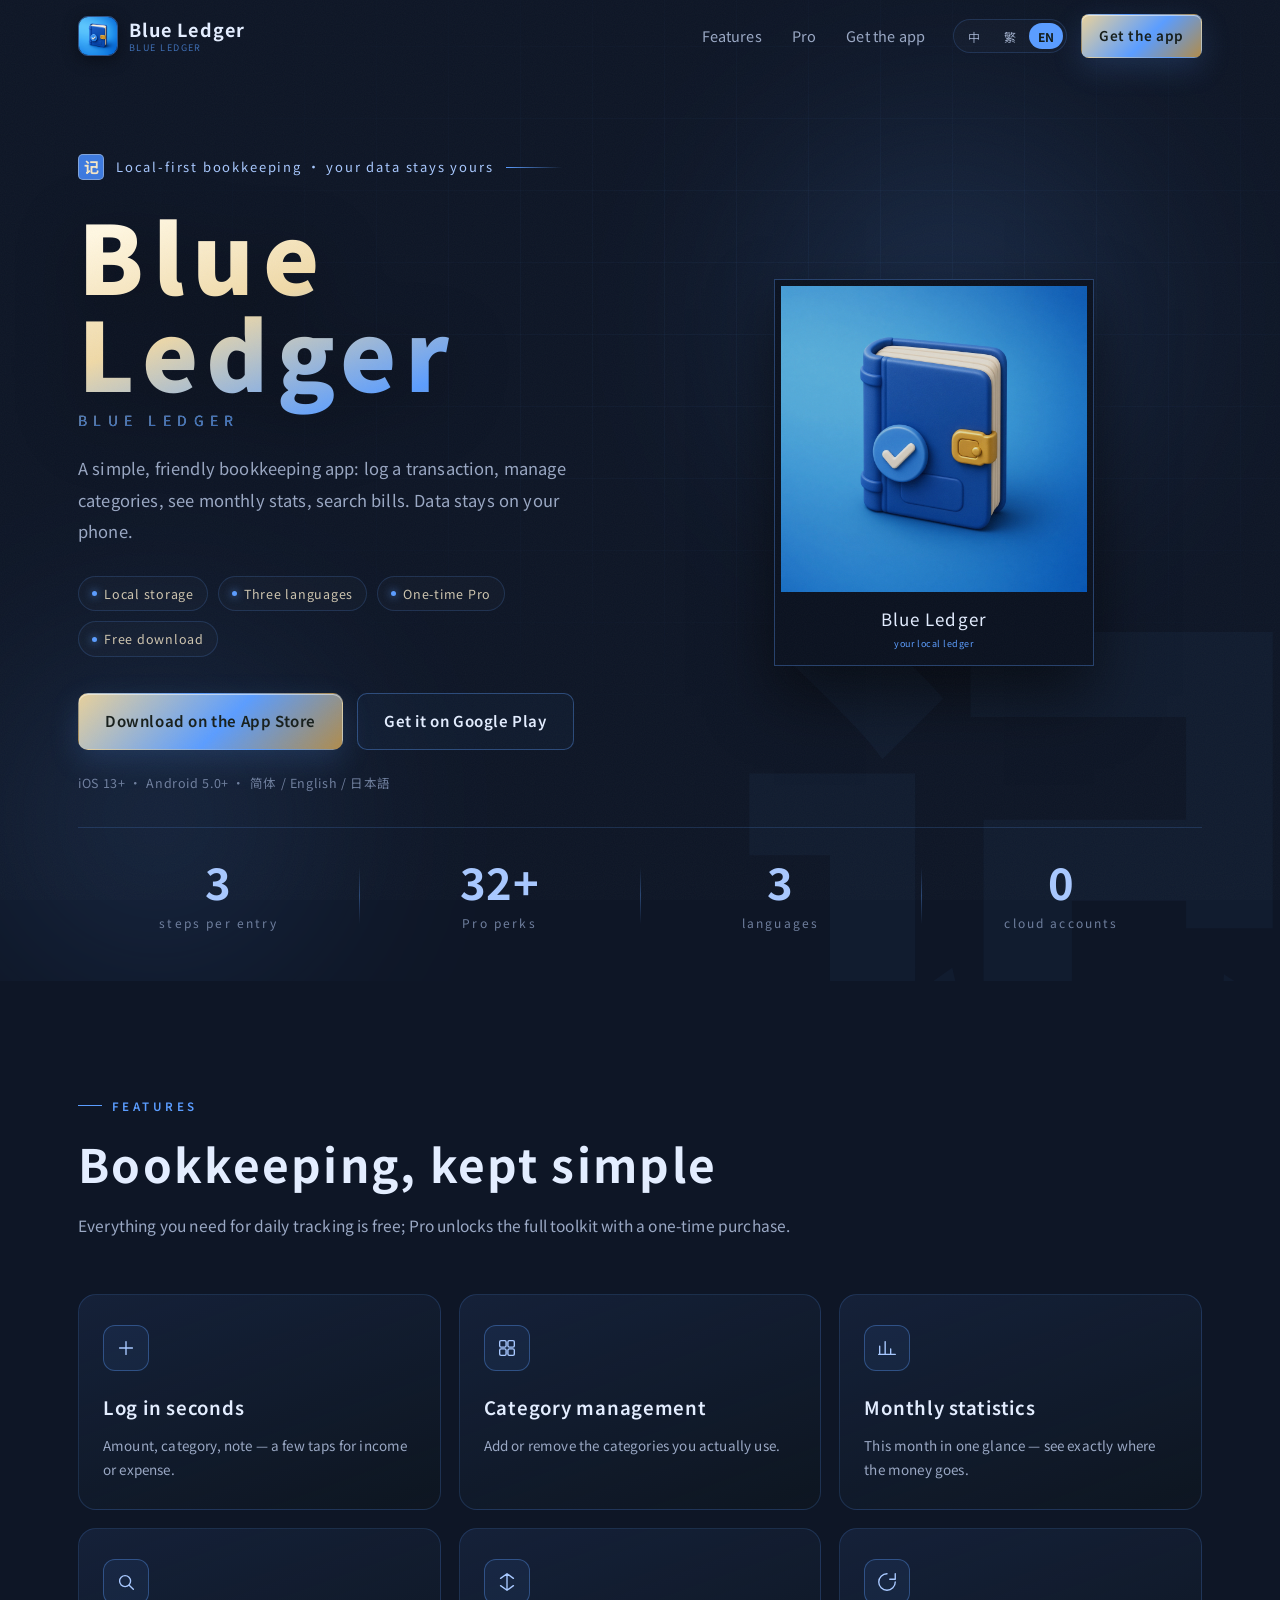
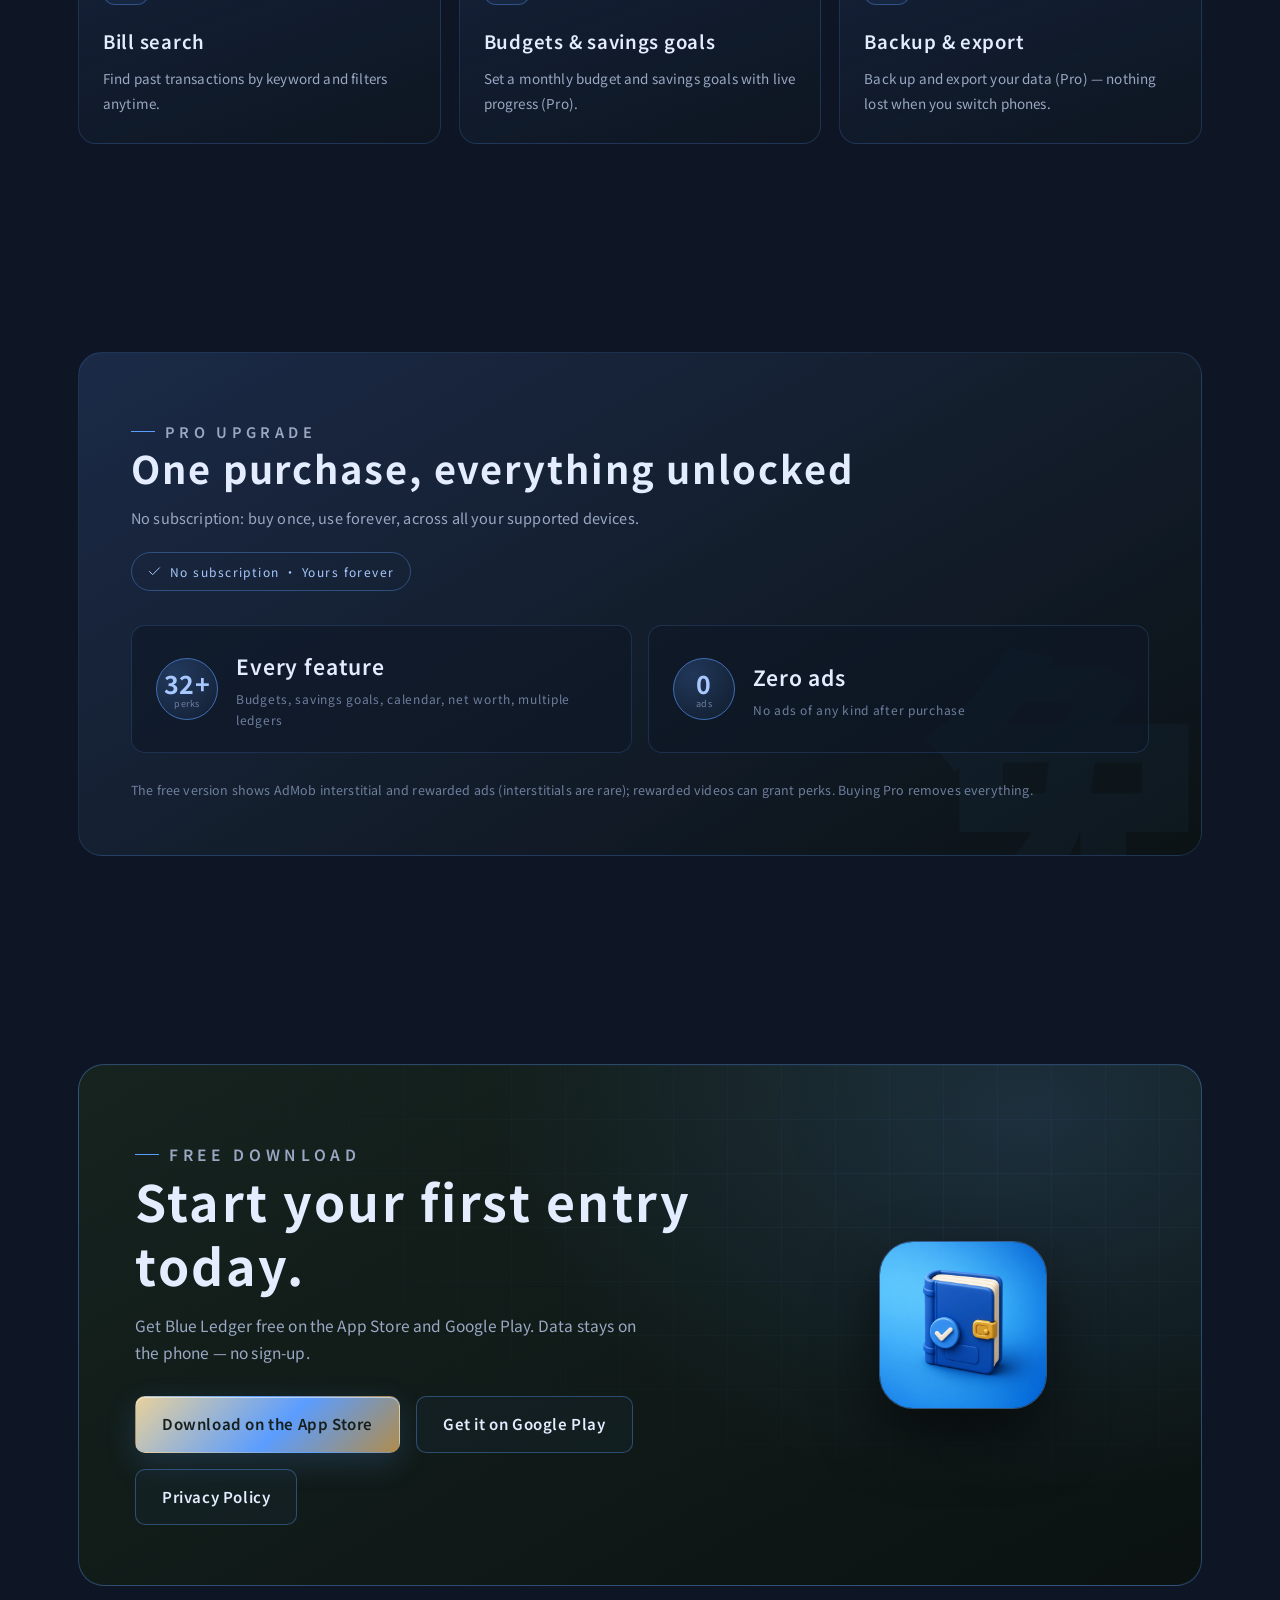
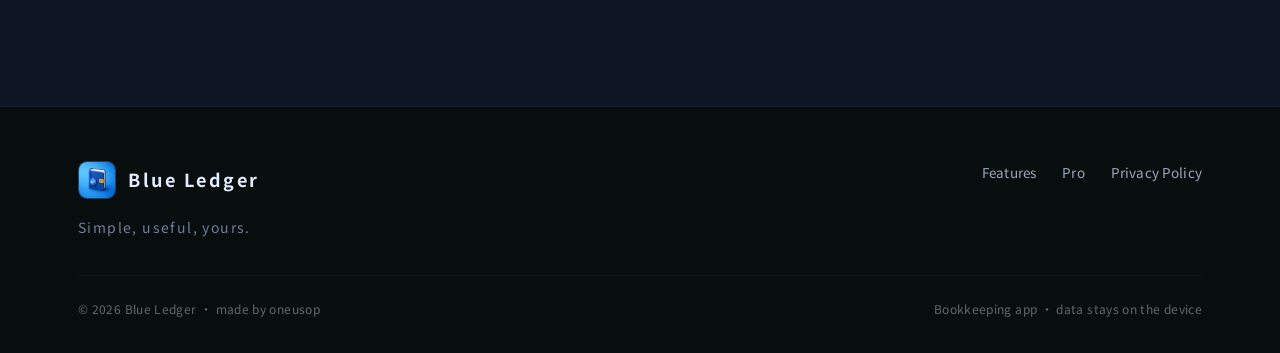
<file: blue-jizhang/index.html>
<!DOCTYPE html>
<html lang="zh-Hans">
<head>
<meta charset="utf-8">
<meta name="viewport" content="width=device-width, initial-scale=1">
<title>蓝色记账 · Blue Ledger — 简洁好用的个人记账应用</title>
<meta name="description" content="蓝色记账：本地存储的个人记账应用。记一笔、分类管理、月度统计、账单搜索；Pro 一次买断解锁预算、储蓄目标、多账本等 32+ 权益。">
<meta name="keywords" content="记账,个人记账,账本,预算,储蓄,记账应用,bookkeeping,expense tracker,budget">
<meta name="author" content="oneusop">
<meta name="robots" content="index, follow, max-image-preview:large">
<meta name="theme-color" content="#0e1626">
<meta name="application-name" content="Blue Ledger">
<link rel="canonical" href="https://nonloop.github.io/my-android-apps-website/blue-jizhang/">
<link rel="alternate" hreflang="zh-Hans" href="https://nonloop.github.io/my-android-apps-website/blue-jizhang/">
<link rel="alternate" hreflang="zh-Hant" href="https://nonloop.github.io/my-android-apps-website/blue-jizhang/?lang=zh-Hant">
<link rel="alternate" hreflang="en" href="https://nonloop.github.io/my-android-apps-website/blue-jizhang/?lang=en">
<link rel="alternate" hreflang="x-default" href="https://nonloop.github.io/my-android-apps-website/blue-jizhang/">

<meta property="og:type" content="website">
<meta property="og:site_name" content="蓝色记账 Blue Ledger">
<meta property="og:locale" content="zh_CN">
<meta property="og:locale:alternate" content="zh_TW">
<meta property="og:locale:alternate" content="en_US">
<meta property="og:url" content="https://nonloop.github.io/my-android-apps-website/blue-jizhang/">
<meta property="og:title" content="蓝色记账 · Blue Ledger">
<meta property="og:description" content="简洁好用的个人记账应用。数据只存在本机，Pro 一次买断解锁 32+ 权益。">
<meta property="og:image" content="https://nonloop.github.io/my-android-apps-website/blue-jizhang/assets/jizhang/icon.png">
<meta name="twitter:card" content="summary">
<meta name="twitter:title" content="蓝色记账 · Blue Ledger">
<meta name="twitter:description" content="Simple local-first bookkeeping. Pro unlocks 32+ features with a one-time purchase.">
<meta name="twitter:image" content="https://nonloop.github.io/my-android-apps-website/blue-jizhang/assets/jizhang/icon.png">

<link rel="icon" type="image/png" href="assets/jizhang/icon.png">
<link rel="apple-touch-icon" href="assets/jizhang/icon.png">
<link rel="preconnect" href="https://fonts.googleapis.com">
<link rel="preconnect" href="https://fonts.gstatic.com" crossorigin>
<link href="https://fonts.googleapis.com/css2?family=Noto+Sans+SC:wght@300;400;500;700;900&display=swap" rel="stylesheet">
<link rel="stylesheet" href="../shared/site.css">
    <link rel="stylesheet" href="styles.css">
<script>
  (function () {
    var root = document.documentElement;
    root.classList.add('js');
    function norm(code) {
      if (!code) return null;
      code = String(code).toLowerCase();
      if (code === 'en') return 'en';
      if (code === 'zh' || code === 'zh-hans' || code === 'zh-cn') return 'zh';
      if (code === 'zh-hant' || code === 'zh-tw' || code === 'zh-hk' || code === 'zh-mo') return 'zh-Hant';
      return null;
    }
    var saved = null;
    try { saved = localStorage.getItem('bluejizhang_lang'); } catch (e) {}
    var lang = norm(saved);
    var q = null;
    try { q = new URLSearchParams(location.search).get('lang'); } catch (e) {}
    var qn = norm(q);
    if (qn) lang = qn;
    if (!lang) {
      var nav = (navigator.language || 'zh').toLowerCase();
      if (nav.indexOf('en') === 0) lang = 'en';
      else if (/zh-(hant|tw|hk|mo)/.test(nav)) lang = 'zh-Hant';
      else lang = 'zh';
    }
    root.setAttribute('lang', lang === 'en' ? 'en' : lang === 'zh-Hant' ? 'zh-Hant' : 'zh-Hans');
  })();
</script>
</head>
<body>
<a class="skip-link" href="#main" data-i18n="skip">跳到主要内容</a>

<header class="site-header" id="top">
  <div class="wrap header-inner">
    <a class="brand" href="#top" aria-label="Blue Ledger">
      <img class="brand-icon" src="assets/jizhang/icon.png" alt="蓝色记账图标" width="40" height="40">
      <span class="brand-text">
        <strong data-i18n="brand">蓝色记账</strong>
        <small data-i18n="brandSub">BLUE LEDGER</small>
      </span>
    </a>
    <nav class="nav" id="nav" aria-label="主导航">
      <a href="#features" data-i18n="navFeatures">功能</a>
      <a href="#pro" data-i18n="navPro">Pro</a>
      <a href="#download" data-i18n="navDownload">获取应用</a>
    </nav>
    <div class="header-actions">
      <div class="lang" role="group" aria-label="Language / 语言">
        <button type="button" data-set-lang="zh" class="is-on">中</button>
        <button type="button" data-set-lang="zh-Hant">繁</button>
        <button type="button" data-set-lang="en">EN</button>
      </div>
      <a class="btn btn-gold btn-sm" href="https://apps.apple.com/app/id6670405728" target="_blank" rel="noopener" data-i18n="getApp">获取应用</a>
      <button class="menu-btn" id="menuBtn" type="button" aria-expanded="false" aria-controls="nav" aria-label="打开菜单">
        <span></span><span></span><span></span>
      </button>
    </div>
  </div>
</header>

<main id="main">
  <!-- HERO -->
  <section class="hero">
    <div class="hero-bg" aria-hidden="true">
      <span class="grid"></span>
      <span class="glow g1"></span>
      <span class="glow g2"></span>
      <span class="glyph">记</span>
    </div>

    <div class="wrap">
      <div class="hero-inner">
        <div class="hero-copy">
          <p class="eyebrow"><span class="seal">记</span><span data-i18n="heroEyebrow">本地记账 · 数据由你掌控</span></p>
          <h1 class="hero-title">
            <span data-i18n="heroTitle">蓝色记账</span>
            <em data-i18n="heroTitleSub">BLUE LEDGER</em>
          </h1>
          <p class="hero-lead" data-i18n="heroLead">简洁好用的个人记账应用：记一笔、分类管理、月度统计、账单搜索。数据只存在本机，打开就记。</p>
          <ul class="hero-tags">
            <li data-i18n="tagLocal">本地存储</li>
            <li data-i18n="tagLangs">三语界面</li>
            <li data-i18n="tagPro">Pro 一次买断</li>
            <li data-i18n="tagFree">免费下载</li>
          </ul>
          <div class="hero-cta">
            <a class="btn btn-gold" href="https://apps.apple.com/app/id6670405728" target="_blank" rel="noopener" data-i18n="appStoreCta">在 App Store 获取</a>
            <a class="btn btn-ghost" href="https://play.google.com/store/apps/details?id=com.luohuidan.jizhang" target="_blank" rel="noopener" data-i18n="playCta">在 Google Play 获取</a>
          </div>
          <p class="hero-meta" data-i18n="heroMeta">iOS 13+ · Android 5.0+ · 简体 / English / 日本語</p>
        </div>

        <div class="hero-art">
          <figure class="hero-card hc-left">
            <img src="assets/jizhang/icon.png" alt="蓝色记账应用图标" loading="eager">
            <figcaption><span data-i18n="heroCardA">蓝色记账</span><small data-i18n="heroCardASub">本机账本</small></figcaption>
          </figure>
        </div>
      </div>

      <div class="hero-stats">
        <div class="stat"><b>3</b><span data-i18n="statSteps">步记完一笔</span></div>
        <div class="stat"><b>32+</b><span data-i18n="statPro">项 Pro 权益</span></div>
        <div class="stat"><b>3</b><span data-i18n="statLangs">种界面语言</span></div>
        <div class="stat"><b>0</b><span data-i18n="statCloud">云端账号</span></div>
      </div>
    </div>
  </section>

  <!-- FEATURES -->
  <section class="section" id="features">
    <div class="wrap">
      <div class="section-head reveal">
        <p class="kicker" data-i18n="featuresKicker">核心功能</p>
        <h2 data-i18n="featuresTitle">记账这件事，越简单越好</h2>
        <p class="section-lead" data-i18n="featuresLead">日常记账免费够用；想管理得更好，Pro 一次买断全部解锁。</p>
      </div>

      <div class="feature-grid">
        <article class="feature reveal" data-delay="0">
          <span class="ico"><svg viewBox="0 0 24 24"><path d="M12 5v14M5 12h14"/></svg></span>
          <h3 data-i18n="f1Title">快速记一笔</h3>
          <p data-i18n="f1Desc">金额、分类、备注，几步完成；支持收入与支出。</p>
        </article>
        <article class="feature reveal" data-delay="1">
          <span class="ico"><svg viewBox="0 0 24 24"><rect x="4" y="4" width="7" height="7" rx="1.5"/><rect x="13" y="4" width="7" height="7" rx="1.5"/><rect x="4" y="13" width="7" height="7" rx="1.5"/><rect x="13" y="13" width="7" height="7" rx="1.5"/></svg></span>
          <h3 data-i18n="f2Title">分类管理</h3>
          <p data-i18n="f2Desc">常用分类自由增删，账目一目了然。</p>
        </article>
        <article class="feature reveal" data-delay="2">
          <span class="ico"><svg viewBox="0 0 24 24"><path d="M4 19V10M10 19V5M16 19v-6M21 19H3"/></svg></span>
          <h3 data-i18n="f3Title">月度统计</h3>
          <p data-i18n="f3Desc">本月收支概览与月度统计，钱花在哪一清二楚。</p>
        </article>
        <article class="feature reveal" data-delay="3">
          <span class="ico"><svg viewBox="0 0 24 24"><circle cx="11" cy="11" r="6"/><path d="m20 20-4.5-4.5"/></svg></span>
          <h3 data-i18n="f4Title">账单搜索</h3>
          <p data-i18n="f4Desc">按关键词与筛选条件查找历史账单，随时核对。</p>
        </article>
        <article class="feature reveal" data-delay="0">
          <span class="ico"><svg viewBox="0 0 24 24"><path d="M12 3v18M5 8l7-5 7 5M5 16l7 5 7-5"/></svg></span>
          <h3 data-i18n="f5Title">预算与储蓄目标</h3>
          <p data-i18n="f5Desc">设定月度预算和储蓄目标，进度实时提醒（Pro）。</p>
        </article>
        <article class="feature reveal" data-delay="1">
          <span class="ico"><svg viewBox="0 0 24 24"><path d="M12 3a9 9 0 1 0 9 9"/><path d="M21 3v6h-6"/></svg></span>
          <h3 data-i18n="f6Title">备份与导出</h3>
          <p data-i18n="f6Desc">数据备份与导出（Pro），换机不丢账。</p>
        </article>
      </div>
    </div>
  </section>

  <!-- PRO -->
  <section class="section" id="pro">
    <div class="wrap">
      <div class="ads-panel reveal">
        <div class="ads-head">
          <div>
            <p class="kicker" data-i18n="proKicker">Pro 高级版</p>
            <h2 data-i18n="proTitle">一次买断，全部解锁</h2>
            <p data-i18n="proLead">无需订阅：一次购买，永久使用，并在所有支持设备上共享。</p>
          </div>
          <span class="no-iap">
            <svg viewBox="0 0 24 24" aria-hidden="true"><path d="M20 6 9 17l-5-5"/></svg>
            <span data-i18n="noSub">无订阅 · 永久使用</span>
          </span>
        </div>

        <div class="tier-grid">
          <div class="tier">
            <span class="tier-seal"><span class="tier-num">32+</span><small data-i18n="proPerks">项权益</small></span>
            <div>
              <b data-i18n="proTier1">完整功能</b>
              <span data-i18n="proTier1Sub">预算、储蓄目标、记账日历、资产负债、多账本</span>
            </div>
          </div>
          <div class="tier">
            <span class="tier-seal"><span class="tier-num">0</span><small data-i18n="adCount">广告</small></span>
            <div>
              <b data-i18n="proTier2">无广告干扰</b>
              <span data-i18n="proTier2Sub">购买后不再展示任何广告</span>
            </div>
          </div>
        </div>

        <p class="ads-note" data-i18n="proNote">免费版包含 AdMob 插屏与激励广告（插屏仅低概率出现），看激励广告可获权益；Pro 买断后全部去除。</p>
      </div>
    </div>
  </section>

  <!-- DOWNLOAD -->
  <section class="section download" id="download">
    <div class="wrap">
      <div class="download-panel reveal">
        <div class="dl-copy">
          <p class="kicker" data-i18n="dlKicker">免费下载</p>
          <h2 data-i18n="dlTitle">今天开始，记下第一笔。</h2>
          <p data-i18n="dlLead">在 App Store 与 Google Play 免费获取《蓝色记账》。数据只存在本机，无需注册。</p>
          <div class="dl-actions">
            <a class="btn btn-gold" href="https://apps.apple.com/app/id6670405728" target="_blank" rel="noopener" data-i18n="appStoreCta">在 App Store 获取</a>
            <a class="btn btn-ghost" href="https://play.google.com/store/apps/details?id=com.luohuidan.jizhang" target="_blank" rel="noopener" data-i18n="playCta">在 Google Play 获取</a>
            <a class="btn btn-ghost" href="privacy.html" data-i18n="privacyLink">隐私政策</a>
          </div>
        </div>
        <div class="dl-art">
          <img src="assets/jizhang/icon.png" alt="蓝色记账应用图标" width="168" height="168" loading="lazy">
        </div>
      </div>
    </div>
  </section>
</main>

<footer class="site-footer">
  <div class="wrap">
    <div class="footer-top">
      <div>
        <div class="footer-brand">
          <img src="assets/jizhang/icon.png" alt="" width="38" height="38" loading="lazy">
          <strong data-i18n="brand">蓝色记账</strong>
        </div>
        <p class="footer-tagline" data-i18n="footerTagline">简洁好用，数据由你掌控。</p>
      </div>
      <nav class="footer-links" aria-label="页脚导航">
        <a href="#features" data-i18n="navFeatures">功能</a>
        <a href="#pro" data-i18n="navPro">Pro</a>
        <a href="privacy.html" data-i18n="privacyLink">隐私政策</a>
      </nav>
    </div>
    <div class="footer-bottom">
      <span>© <span id="year">2026</span> Blue Ledger · <span data-i18n="madeBy">由 oneusop 出品</span></span>
      <span data-i18n="footerNote">个人记账应用 · 数据仅保存在本机</span>
    </div>
  </div>
</footer>

<script src="../shared/jquery-3.7.1.min.js" defer></script>
<script src="../shared/site.js" defer></script>
<script src="app.js" defer></script>
</body>
</html>
</file>
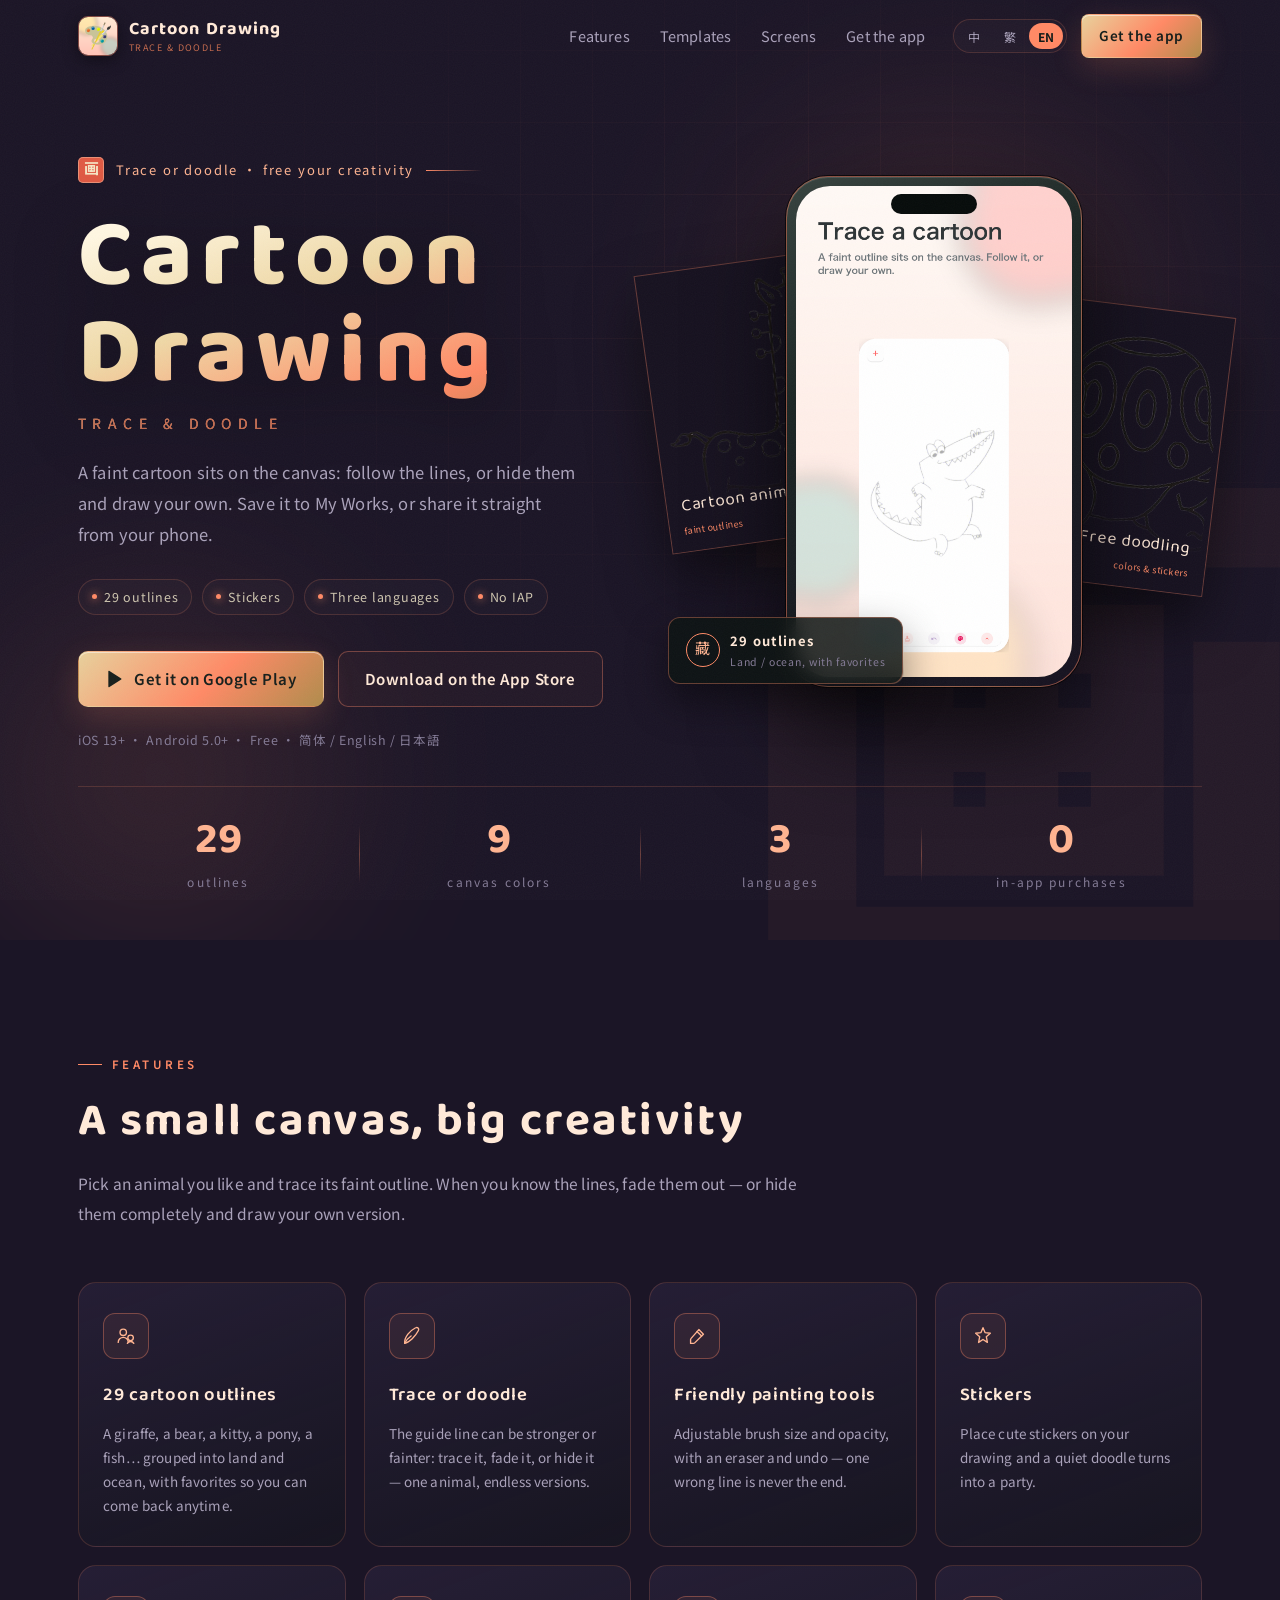
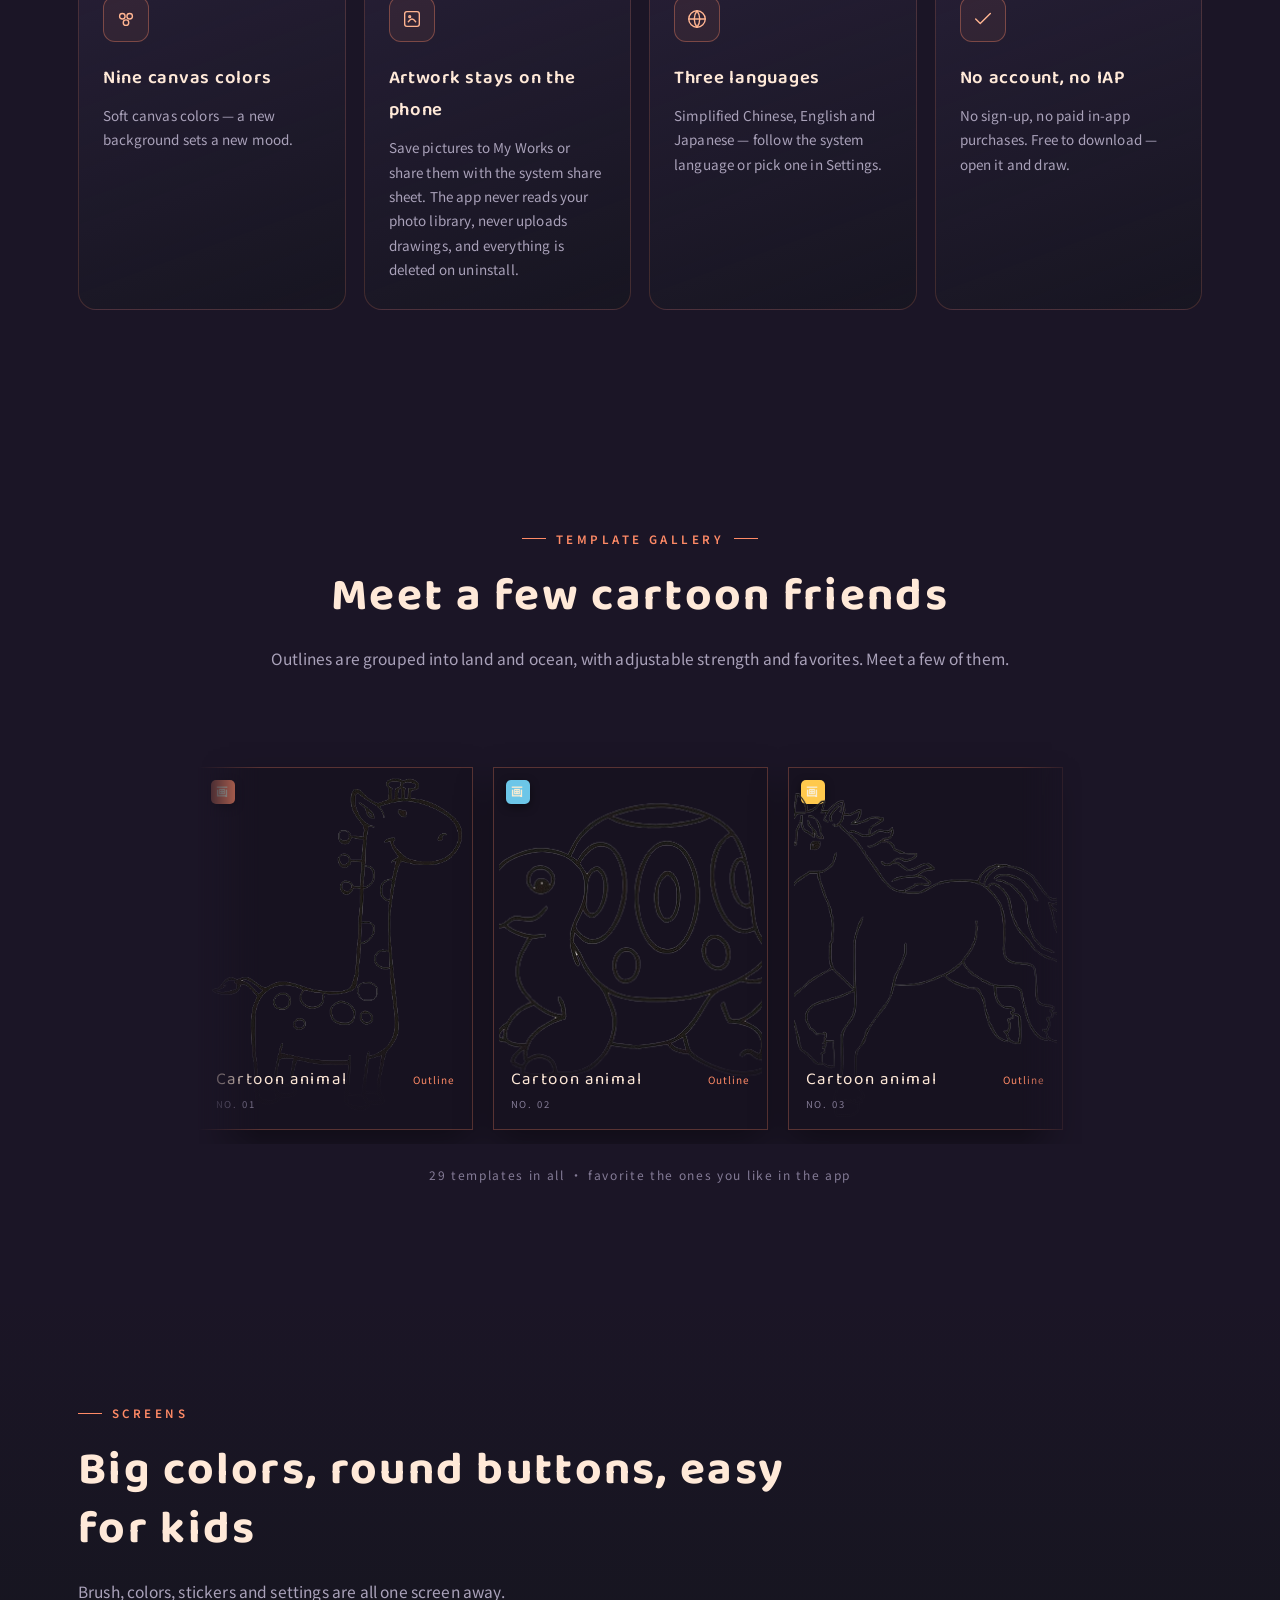
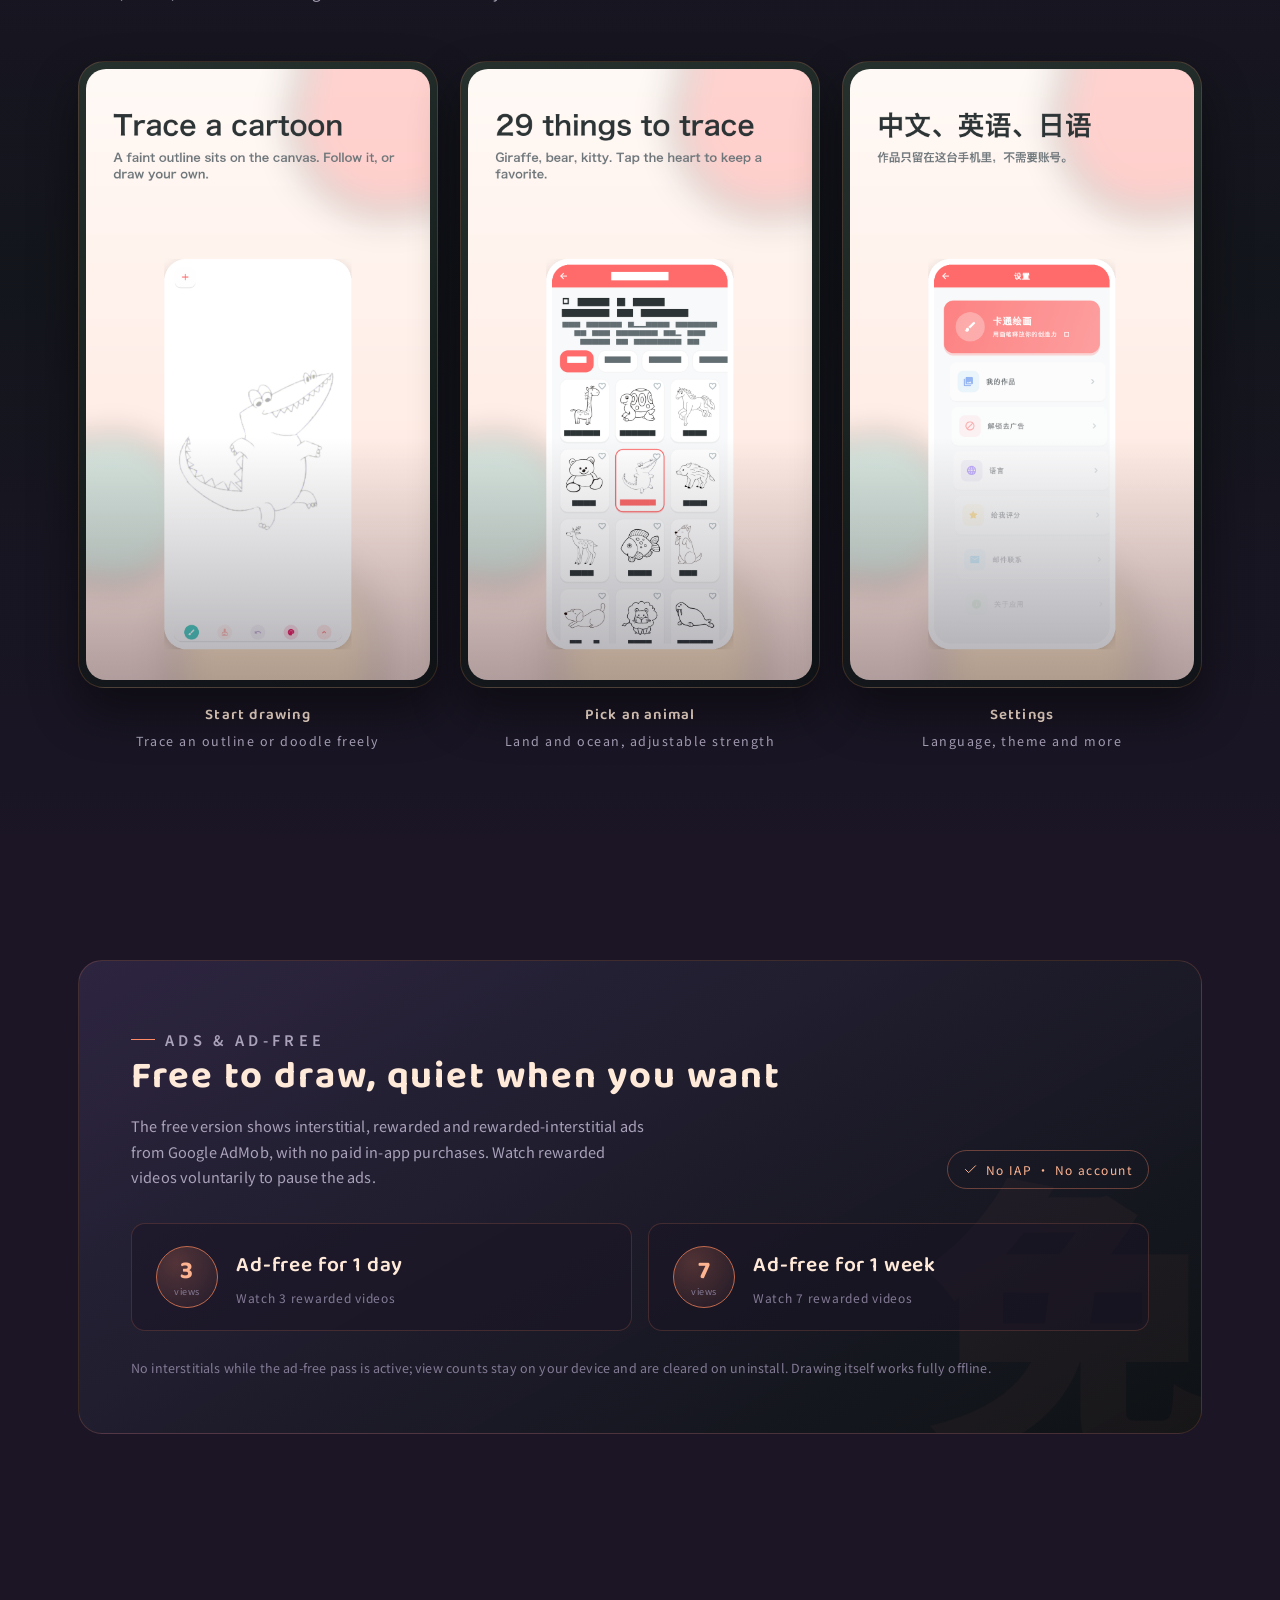
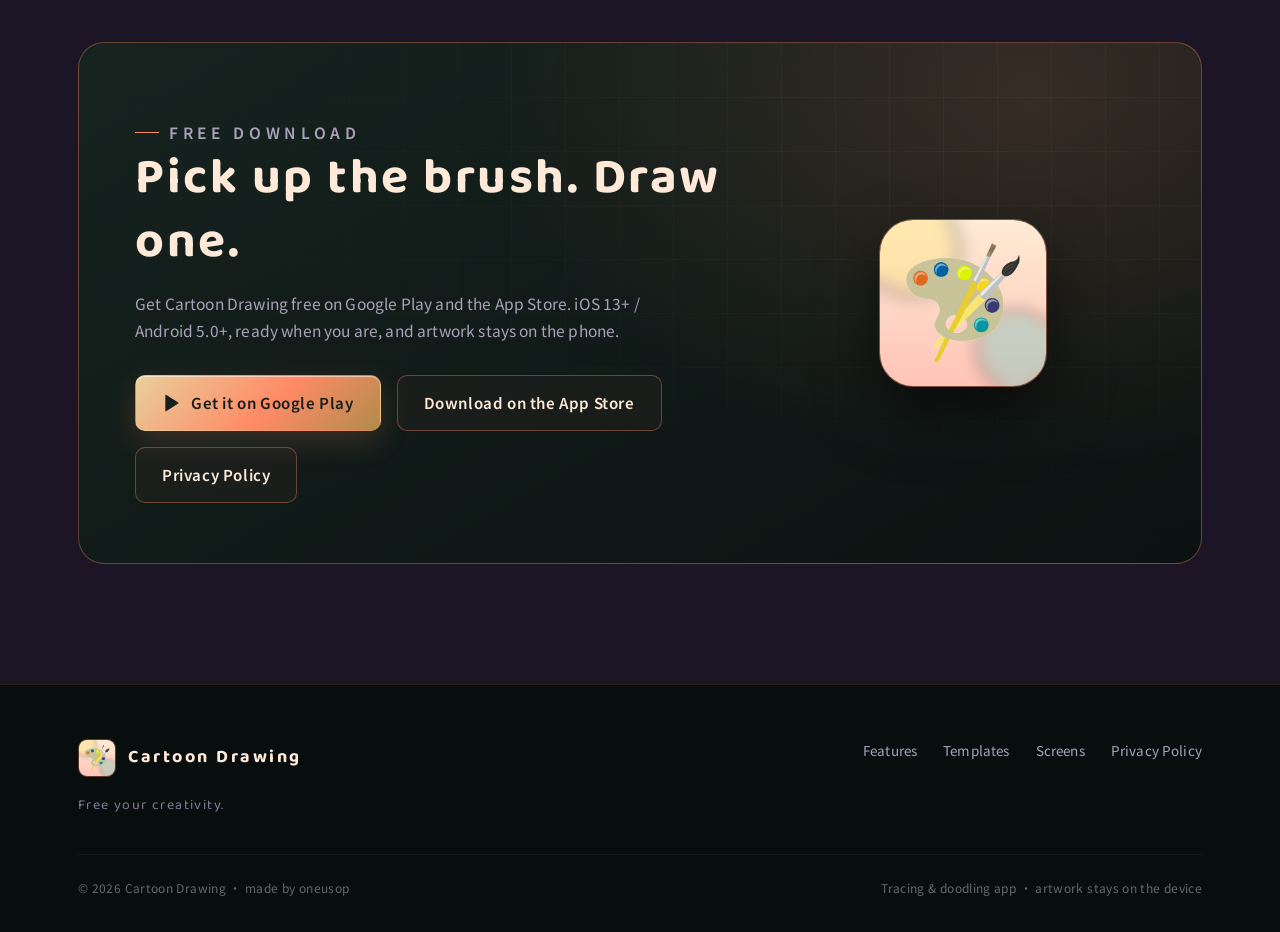
<file: cartoon-draw/index.html>
<!DOCTYPE html>
<html lang="zh-Hans">
<head>
<meta charset="utf-8">
<meta name="viewport" content="width=device-width, initial-scale=1">
<title>卡通绘画 · Cartoon Drawing — 29 张线稿描摹与自由涂鸦</title>
<meta name="description" content="卡通绘画：照着 29 张卡通动物线稿描摹，也能隐藏线稿自由涂鸦。画笔、贴纸、九种画布底色，作品只留在手机里。">
<meta name="keywords" content="卡通绘画,儿童绘画,涂鸦,描摹,简笔画,填色,画画,Cartoon Drawing,kids drawing,doodle,tracing">
<meta name="author" content="oneusop">
<meta name="robots" content="index, follow, max-image-preview:large">
<meta name="theme-color" content="#1b1526">
<meta name="application-name" content="Cartoon Drawing">
<link rel="canonical" href="https://nonloop.github.io/my-android-apps-website/cartoon-draw/">
<link rel="alternate" hreflang="zh-Hans" href="https://nonloop.github.io/my-android-apps-website/cartoon-draw/">
<link rel="alternate" hreflang="zh-Hant" href="https://nonloop.github.io/my-android-apps-website/cartoon-draw/?lang=zh-Hant">
<link rel="alternate" hreflang="en" href="https://nonloop.github.io/my-android-apps-website/cartoon-draw/?lang=en">
<link rel="alternate" hreflang="x-default" href="https://nonloop.github.io/my-android-apps-website/cartoon-draw/">

<meta property="og:type" content="website">
<meta property="og:site_name" content="卡通绘画 Cartoon Drawing">
<meta property="og:locale" content="zh_CN">
<meta property="og:locale:alternate" content="zh_TW">
<meta property="og:locale:alternate" content="en_US">
<meta property="og:url" content="https://nonloop.github.io/my-android-apps-website/cartoon-draw/">
<meta property="og:title" content="卡通绘画 · Cartoon Drawing">
<meta property="og:description" content="照着 29 张卡通动物线稿描摹，或隐藏线稿自由涂鸦。作品只留在手机里。">
<meta property="og:image" content="https://nonloop.github.io/my-android-apps-website/cartoon-draw/assets/cartoon/feature.png">
<meta property="og:image:width" content="1024">
<meta property="og:image:height" content="500">
<meta name="twitter:card" content="summary_large_image">
<meta name="twitter:title" content="卡通绘画 · Cartoon Drawing">
<meta name="twitter:description" content="Trace 29 cartoon animals or hide the lines and doodle freely. Artwork stays on your phone.">
<meta name="twitter:image" content="https://nonloop.github.io/my-android-apps-website/cartoon-draw/assets/cartoon/feature.png">

<link rel="icon" type="image/png" href="assets/cartoon/icon.png">
<link rel="apple-touch-icon" href="assets/cartoon/icon.png">
<link rel="preconnect" href="https://fonts.googleapis.com">
<link rel="preconnect" href="https://fonts.gstatic.com" crossorigin>
<link href="https://fonts.googleapis.com/css2?family=Baloo+2:wght@600;700;800&family=Noto+Sans+SC:wght@300;400;500;700;900&display=swap" rel="stylesheet">
<link rel="stylesheet" href="../shared/site.css">
    <link rel="stylesheet" href="styles.css">
<script>
  (function () {
    var root = document.documentElement;
    root.classList.add('js');
    function norm(code) {
      if (!code) return null;
      code = String(code).toLowerCase();
      if (code === 'en') return 'en';
      if (code === 'zh' || code === 'zh-hans' || code === 'zh-cn') return 'zh';
      if (code === 'zh-hant' || code === 'zh-tw' || code === 'zh-hk' || code === 'zh-mo') return 'zh-Hant';
      return null;
    }
    var saved = null;
    try { saved = localStorage.getItem('cartoondraw_lang'); } catch (e) {}
    var lang = norm(saved);
    var q = null;
    try { q = new URLSearchParams(location.search).get('lang'); } catch (e) {}
    var qn = norm(q);
    if (qn) lang = qn;
    if (!lang) {
      var nav = (navigator.language || 'zh').toLowerCase();
      if (nav.indexOf('en') === 0) lang = 'en';
      else if (/zh-(hant|tw|hk|mo)/.test(nav)) lang = 'zh-Hant';
      else lang = 'zh';
    }
    root.setAttribute('lang', lang === 'en' ? 'en' : lang === 'zh-Hant' ? 'zh-Hant' : 'zh-Hans');
  })();
</script>
</head>
<body>
<a class="skip-link" href="#main" data-i18n="skip">跳到主要内容</a>

<header class="site-header" id="top">
  <div class="wrap header-inner">
    <a class="brand" href="#top" aria-label="Cartoon Drawing">
      <img class="brand-icon" src="assets/cartoon/icon.png" alt="卡通绘画图标" width="40" height="40">
      <span class="brand-text">
        <strong data-i18n="brand">卡通绘画</strong>
        <small data-i18n="brandSub">CARTOON DRAWING</small>
      </span>
    </a>
    <nav class="nav" id="nav" aria-label="主导航">
      <a href="#features" data-i18n="navFeatures">玩法特性</a>
      <a href="#templates" data-i18n="navTemplates">线稿图鉴</a>
      <a href="#shots" data-i18n="navShots">界面</a>
      <a href="#download" data-i18n="navDownload">获取应用</a>
    </nav>
    <div class="header-actions">
      <div class="lang" role="group" aria-label="Language / 语言">
        <button type="button" data-set-lang="zh" class="is-on">中</button>
        <button type="button" data-set-lang="zh-Hant">繁</button>
        <button type="button" data-set-lang="en">EN</button>
      </div>
      <a class="btn btn-gold btn-sm" href="https://play.google.com/store/apps/details?id=com.oneusop.painting1" target="_blank" rel="noopener" data-i18n="getApp">获取应用</a>
      <button class="menu-btn" id="menuBtn" type="button" aria-expanded="false" aria-controls="nav" aria-label="打开菜单">
        <span></span><span></span><span></span>
      </button>
    </div>
  </div>
</header>

<main id="main">
  <!-- ============================== HERO ============================== -->
  <section class="hero">
    <div class="hero-bg" aria-hidden="true">
      <span class="grid"></span>
      <span class="glow g1"></span>
      <span class="glow g2"></span>
      <span class="glyph">画</span>
    </div>

    <div class="wrap">
      <div class="hero-inner">
        <div class="hero-copy">
          <p class="eyebrow"><span class="seal">画</span><span data-i18n="heroEyebrow">描摹与涂鸦 · 释放你的创造力</span></p>
          <h1 class="hero-title">
            <span data-i18n="heroTitle">卡通绘画</span>
            <em data-i18n="heroTitleSub">CARTOON DRAWING</em>
          </h1>
          <p class="hero-lead" data-i18n="heroLead">画板上会淡淡印着一只卡通动物：照着描，或者把线稿藏起来自己画。画完存进「我的作品」，用系统分享发出去。</p>
          <ul class="hero-tags">
            <li data-i18n="tagTrace">29 张线稿</li>
            <li data-i18n="tagStickers">贴纸装饰</li>
            <li data-i18n="tagLangs">三语界面</li>
            <li data-i18n="tagNoIap">无内购</li>
          </ul>
          <div class="hero-cta">
            <a class="btn btn-gold play-btn" href="https://play.google.com/store/apps/details?id=com.oneusop.painting1" target="_blank" rel="noopener">
              <svg viewBox="0 0 24 24" aria-hidden="true"><path d="M4 2.6v18.8c0 .5.5.8.9.5l14.6-9.4c.4-.3.4-.8 0-1L4.9 2.1c-.4-.3-.9 0-.9.5Z" fill="currentColor"/></svg>
              <span data-i18n="playCta">在 Google Play 获取</span>
            </a>
            <a class="btn btn-ghost" href="https://apps.apple.com/app/id6462798026" target="_blank" rel="noopener" data-i18n="appStoreCta">在 App Store 获取</a>
          </div>
          <p class="hero-meta" data-i18n="heroMeta">iOS 13+ · Android 5.0+ · 免费 · 简体 / English / 日本語</p>
        </div>

        <div class="hero-art" aria-hidden="false">
          <figure class="hero-card hc-left">
            <img src="assets/cartoon/animals/01.png" alt="卡通动物线稿" loading="eager">
            <figcaption><span data-i18n="heroCardA">卡通动物</span><small data-i18n="heroCardASub">淡淡的线稿</small></figcaption>
          </figure>
          <figure class="phone">
            <img data-shot="canvas" src="assets/cartoon/shots/zh/canvas.png" alt="卡通绘画画板界面" width="1080" height="1920">
          </figure>
          <figure class="hero-card hc-right">
            <img src="assets/cartoon/animals/02.png" alt="卡通动物线稿" loading="eager">
            <figcaption><span data-i18n="heroCardB">自由涂鸦</span><small data-i18n="heroCardBSub">配色与贴纸</small></figcaption>
          </figure>
          <div class="hero-chip">
            <span class="chip-seal">藏</span>
            <span>
              <b data-i18n="chipTitle">29 张线稿</b>
              <span data-i18n="chipSub">陆地 / 海洋，可收藏</span>
            </span>
          </div>
        </div>
      </div>

      <div class="hero-stats">
        <div class="stat"><b>29</b><span data-i18n="statOutlines">张线稿</span></div>
        <div class="stat"><b>9</b><span data-i18n="statColors">种画布底色</span></div>
        <div class="stat"><b>3</b><span data-i18n="statLangs">种界面语言</span></div>
        <div class="stat"><b>0</b><span data-i18n="statIap">个付费内购</span></div>
      </div>
    </div>
  </section>

  <!-- ============================ FEATURES ============================ -->
  <section class="section" id="features">
    <div class="wrap">
      <div class="section-head reveal">
        <p class="kicker" data-i18n="featuresKicker">玩法与特性</p>
        <h2 data-i18n="featuresTitle">小小画板，大大的创造力</h2>
        <p class="section-lead" data-i18n="featuresLead">选一只喜欢的动物，照着淡淡的线稿描；描熟了就调淡，或者干脆藏起来，画出自己的版本。</p>
      </div>

      <div class="feature-grid">
        <article class="feature reveal" data-delay="0">
          <span class="ico"><svg viewBox="0 0 24 24"><circle cx="9" cy="8" r="3.5"/><path d="M3.5 19a5.5 5.5 0 0 1 11 0"/><circle cx="17" cy="14" r="3"/><path d="M13.5 20a4 4 0 0 1 7 0"/></svg></span>
          <h3 data-i18n="fTraceTitle">29 张卡通线稿</h3>
          <p data-i18n="fTraceDesc">长颈鹿、小熊、小猫、小马、小鱼……分成陆地与海洋两类，喜欢的可以收藏，随时回来再画。</p>
        </article>
        <article class="feature reveal" data-delay="1">
          <span class="ico"><svg viewBox="0 0 24 24"><path d="M4 20c5-1 12-8 15-14a2.2 2.2 0 0 0-3-3C10 6 3.5 13 4 20Z"/><path d="M4 20c2-4 4-6 7-8"/></svg></span>
          <h3 data-i18n="fDoodleTitle">描摹或自由画</h3>
          <p data-i18n="fDoodleDesc">线稿浓淡可调：照着描、调淡一点，或者完全隐藏，同一只动物能画出无数个版本。</p>
        </article>
        <article class="feature reveal" data-delay="2">
          <span class="ico"><svg viewBox="0 0 24 24"><path d="m14 5 5 5-9.5 9.5a2 2 0 0 1-1.4.6H5v-4.1a2 2 0 0 1 .6-1.4Z"/><path d="m12 7 5 5"/></svg></span>
          <h3 data-i18n="fToolsTitle">顺手的画笔工具</h3>
          <p data-i18n="fToolsDesc">画笔粗细与透明度可调，配橡皮与撤销，画错一步也不怕，随时重来。</p>
        </article>
        <article class="feature reveal" data-delay="3">
          <span class="ico"><svg viewBox="0 0 24 24"><path d="M12 3l2.2 5.3L20 9l-4.4 3.8L16.8 19 12 15.8 7.2 19l1.2-6.2L4 9l5.8-.7Z"/></svg></span>
          <h3 data-i18n="fStickerTitle">贴纸装饰</h3>
          <p data-i18n="fStickerDesc">把可爱的贴纸贴到画上，一幅安静的涂鸦立刻热闹起来。</p>
        </article>
        <article class="feature reveal" data-delay="0">
          <span class="ico"><svg viewBox="0 0 24 24"><circle cx="8" cy="9" r="3"/><circle cx="16" cy="9" r="3"/><circle cx="12" cy="16" r="3"/></svg></span>
          <h3 data-i18n="fCanvasTitle">九种画布底色</h3>
          <p data-i18n="fCanvasDesc">柔和的画布配色，换一种底色，就有一种新的心情。</p>
        </article>
        <article class="feature reveal" data-delay="1">
          <span class="ico"><svg viewBox="0 0 24 24"><rect x="4" y="4" width="16" height="16" rx="2.5"/><path d="M8 15c1.5-2 3-3 4-3s2.5 1 4 3"/><circle cx="9.5" cy="9.5" r="1"/></svg></span>
          <h3 data-i18n="fSaveTitle">作品保存在本机</h3>
          <p data-i18n="fSaveDesc">画完存进「我的作品」，也能用系统分享发出去；不读取相册、不上传服务器，卸载应用即一并删除。</p>
        </article>
        <article class="feature reveal" data-delay="2">
          <span class="ico"><svg viewBox="0 0 24 24"><circle cx="12" cy="12" r="9"/><path d="M3 12h18"/><path d="M12 3a15 15 0 0 1 0 18a15 15 0 0 1 0-18Z"/></svg></span>
          <h3 data-i18n="fLangTitle">三语界面</h3>
          <p data-i18n="fLangDesc">简体中文、English、日本語，跟随系统语言，也可在设置里手动切换。</p>
        </article>
        <article class="feature reveal" data-delay="3">
          <span class="ico"><svg viewBox="0 0 24 24"><path d="M20 6 9 17l-5-5"/></svg></span>
          <h3 data-i18n="fFreeTitle">无账号无内购</h3>
          <p data-i18n="fFreeDesc">不用注册，没有付费内购；免费下载，打开就画。</p>
        </article>
      </div>
    </div>
  </section>

  <!-- ============================ TEMPLATES ============================ -->
  <section class="section templates" id="templates">
    <div class="wrap">
      <div class="section-head center reveal">
        <p class="kicker" data-i18n="tplKicker">线稿图鉴</p>
        <h2 data-i18n="tplTitle">卡通动物线稿，先睹为快</h2>
        <p class="section-lead" data-i18n="tplLead">线稿分成陆地与海洋两类，浓淡可调，还能收藏。下面是图鉴中的几位。</p>
      </div>
    </div>

    <div class="marquee-wrap">
      <div class="marquee">
        <div class="marquee-group">
          <article class="hero-card-item" style="--fc:#ff8a66"><span class="hc-tag">画</span><img src="assets/cartoon/animals/01.png" alt="卡通动物线稿" loading="lazy"><div class="hc-info"><div class="hc-name"><span data-i18n="tplCardName">卡通动物</span><span class="hc-role" data-i18n="tplCardRole">线稿</span></div><span class="hc-en">NO. 01</span></div></article>
          <article class="hero-card-item" style="--fc:#6cc6e8"><span class="hc-tag">画</span><img src="assets/cartoon/animals/02.png" alt="卡通动物线稿" loading="lazy"><div class="hc-info"><div class="hc-name"><span data-i18n="tplCardName">卡通动物</span><span class="hc-role" data-i18n="tplCardRole">线稿</span></div><span class="hc-en">NO. 02</span></div></article>
          <article class="hero-card-item" style="--fc:#ffc94d"><span class="hc-tag">画</span><img src="assets/cartoon/animals/03.png" alt="卡通动物线稿" loading="lazy"><div class="hc-info"><div class="hc-name"><span data-i18n="tplCardName">卡通动物</span><span class="hc-role" data-i18n="tplCardRole">线稿</span></div><span class="hc-en">NO. 03</span></div></article>
        </div>
        <div class="marquee-group" aria-hidden="true">
          <article class="hero-card-item" style="--fc:#ff8a66"><span class="hc-tag">画</span><img src="assets/cartoon/animals/01.png" alt="" loading="lazy"><div class="hc-info"><div class="hc-name"><span data-i18n="tplCardName">卡通动物</span><span class="hc-role" data-i18n="tplCardRole">线稿</span></div><span class="hc-en">NO. 01</span></div></article>
          <article class="hero-card-item" style="--fc:#6cc6e8"><span class="hc-tag">画</span><img src="assets/cartoon/animals/02.png" alt="" loading="lazy"><div class="hc-info"><div class="hc-name"><span data-i18n="tplCardName">卡通动物</span><span class="hc-role" data-i18n="tplCardRole">线稿</span></div><span class="hc-en">NO. 02</span></div></article>
          <article class="hero-card-item" style="--fc:#ffc94d"><span class="hc-tag">画</span><img src="assets/cartoon/animals/03.png" alt="" loading="lazy"><div class="hc-info"><div class="hc-name"><span data-i18n="tplCardName">卡通动物</span><span class="hc-role" data-i18n="tplCardRole">线稿</span></div><span class="hc-en">NO. 03</span></div></article>
        </div>
      </div>
    </div>

    <p class="heroes-note reveal" data-i18n="tplNote">图鉴共 29 张 · 应用内可收藏喜欢的线稿</p>
  </section>

  <!-- =========================== SCREENSHOTS =========================== -->
  <section class="section shots" id="shots">
    <div class="wrap">
      <div class="section-head reveal">
        <p class="kicker" data-i18n="shotsKicker">界面一览</p>
        <h2 data-i18n="shotsTitle">大色块、圆按钮，孩子也能上手</h2>
        <p class="section-lead" data-i18n="shotsLead">画笔、调色、贴纸与设置，都在一屏之内，动动手指就能开始。</p>
      </div>

      <div class="shot-grid">
        <figure class="shot reveal" data-delay="0">
          <div class="shot-frame"><img data-shot="canvas" src="assets/cartoon/shots/zh/canvas.png" alt="画板界面" loading="lazy"></div>
          <figcaption><b data-i18n="shotCanvas">起笔画板</b><span data-i18n="shotCanvasSub">描摹线稿或自由涂鸦</span></figcaption>
        </figure>
        <figure class="shot reveal" data-delay="1">
          <div class="shot-frame"><img data-shot="animals" src="assets/cartoon/shots/zh/animals.png" alt="动物线稿选择" loading="lazy"></div>
          <figcaption><b data-i18n="shotAnimals">挑一只动物</b><span data-i18n="shotAnimalsSub">陆地与海洋，浓淡可调</span></figcaption>
        </figure>
        <figure class="shot reveal" data-delay="2">
          <div class="shot-frame"><img src="assets/cartoon/shots/zh/settings.png" alt="设置界面" loading="lazy"></div>
          <figcaption><b data-i18n="shotSettings">偏好设置</b><span data-i18n="shotSettingsSub">语言、主题与更多</span></figcaption>
        </figure>
      </div>
    </div>
  </section>

  <!-- =============================== ADS ============================== -->
  <section class="section" id="ads">
    <div class="wrap">
      <div class="ads-panel reveal">
        <div class="ads-head">
          <div>
            <p class="kicker" data-i18n="adsKicker">广告与免广告</p>
            <h2 data-i18n="adsTitle">免费画画，也能安静地画</h2>
            <p data-i18n="adsLead">免费版包含 Google AdMob 的插屏、激励视频与激励插屏，没有付费内购。自愿看完激励视频，就能暂时去掉广告。</p>
          </div>
          <span class="no-iap">
            <svg viewBox="0 0 24 24" aria-hidden="true"><path d="M20 6 9 17l-5-5"/></svg>
            <span data-i18n="noIap">无内购 · 无账号</span>
          </span>
        </div>

        <div class="tier-grid">
          <div class="tier">
            <span class="tier-seal"><span class="tier-num">3</span><small data-i18n="tierViews">次观看</small></span>
            <div>
              <b data-i18n="tier1">免广告 1 天</b>
              <span data-i18n="tier1Sub">累计观看 3 次激励视频</span>
            </div>
          </div>
          <div class="tier">
            <span class="tier-seal"><span class="tier-num">7</span><small data-i18n="tierViews">次观看</small></span>
            <div>
              <b data-i18n="tier2">免广告 1 周</b>
              <span data-i18n="tier2Sub">累计观看 7 次激励视频</span>
            </div>
          </div>
        </div>

        <p class="ads-note" data-i18n="adsNote">免广告期间不再展示插屏；观看记录只保存在本机，卸载即清除。绘画本身完全离线，不消耗流量。</p>
      </div>
    </div>
  </section>

  <!-- ============================= DOWNLOAD ============================ -->
  <section class="section download" id="download">
    <div class="wrap">
      <div class="download-panel reveal">
        <div class="dl-copy">
          <p class="kicker" data-i18n="dlKicker">免费下载</p>
          <h2 data-i18n="dlTitle">拿起画笔，画一只。</h2>
          <p data-i18n="dlLead">在 Google Play 与 App Store 免费获取《卡通绘画》。iOS 13+ / Android 5.0+，打开就画，作品只存在本机。</p>
          <div class="dl-actions">
            <a class="btn btn-gold play-btn" href="https://play.google.com/store/apps/details?id=com.oneusop.painting1" target="_blank" rel="noopener">
              <svg viewBox="0 0 24 24" aria-hidden="true"><path d="M4 2.6v18.8c0 .5.5.8.9.5l14.6-9.4c.4-.3.4-.8 0-1L4.9 2.1c-.4-.3-.9 0-.9.5Z" fill="currentColor"/></svg>
              <span data-i18n="playCta">在 Google Play 获取</span>
            </a>
            <a class="btn btn-ghost" href="https://apps.apple.com/app/id6462798026" target="_blank" rel="noopener" data-i18n="appStoreCta">在 App Store 获取</a>
            <a class="btn btn-ghost" href="privacy.html" data-i18n="privacyLink">隐私政策</a>
          </div>
        </div>
        <div class="dl-art">
          <img src="assets/cartoon/icon.png" alt="卡通绘画应用图标" width="168" height="168" loading="lazy">
        </div>
      </div>
    </div>
  </section>
</main>

<footer class="site-footer">
  <div class="wrap">
    <div class="footer-top">
      <div>
        <div class="footer-brand">
          <img src="assets/cartoon/icon.png" alt="" width="38" height="38" loading="lazy">
          <strong data-i18n="brand">卡通绘画</strong>
        </div>
        <p class="footer-tagline" data-i18n="footerTagline">释放你的创造力。</p>
      </div>
      <nav class="footer-links" aria-label="页脚导航">
        <a href="#features" data-i18n="navFeatures">玩法特性</a>
        <a href="#templates" data-i18n="navTemplates">线稿图鉴</a>
        <a href="#shots" data-i18n="navShots">界面</a>
        <a href="privacy.html" data-i18n="privacyLink">隐私政策</a>
      </nav>
    </div>
    <div class="footer-bottom">
      <span>© <span id="year">2026</span> Cartoon Drawing · <span data-i18n="madeBy">由 oneusop 出品</span></span>
      <span data-i18n="footerNote">描摹与涂鸦应用 · 作品仅保存在本机</span>
    </div>
  </div>
</footer>

<script src="../shared/jquery-3.7.1.min.js" defer></script>
<script src="../shared/site.js" defer></script>
<script src="app.js" defer></script>
</body>
</html>
</file>
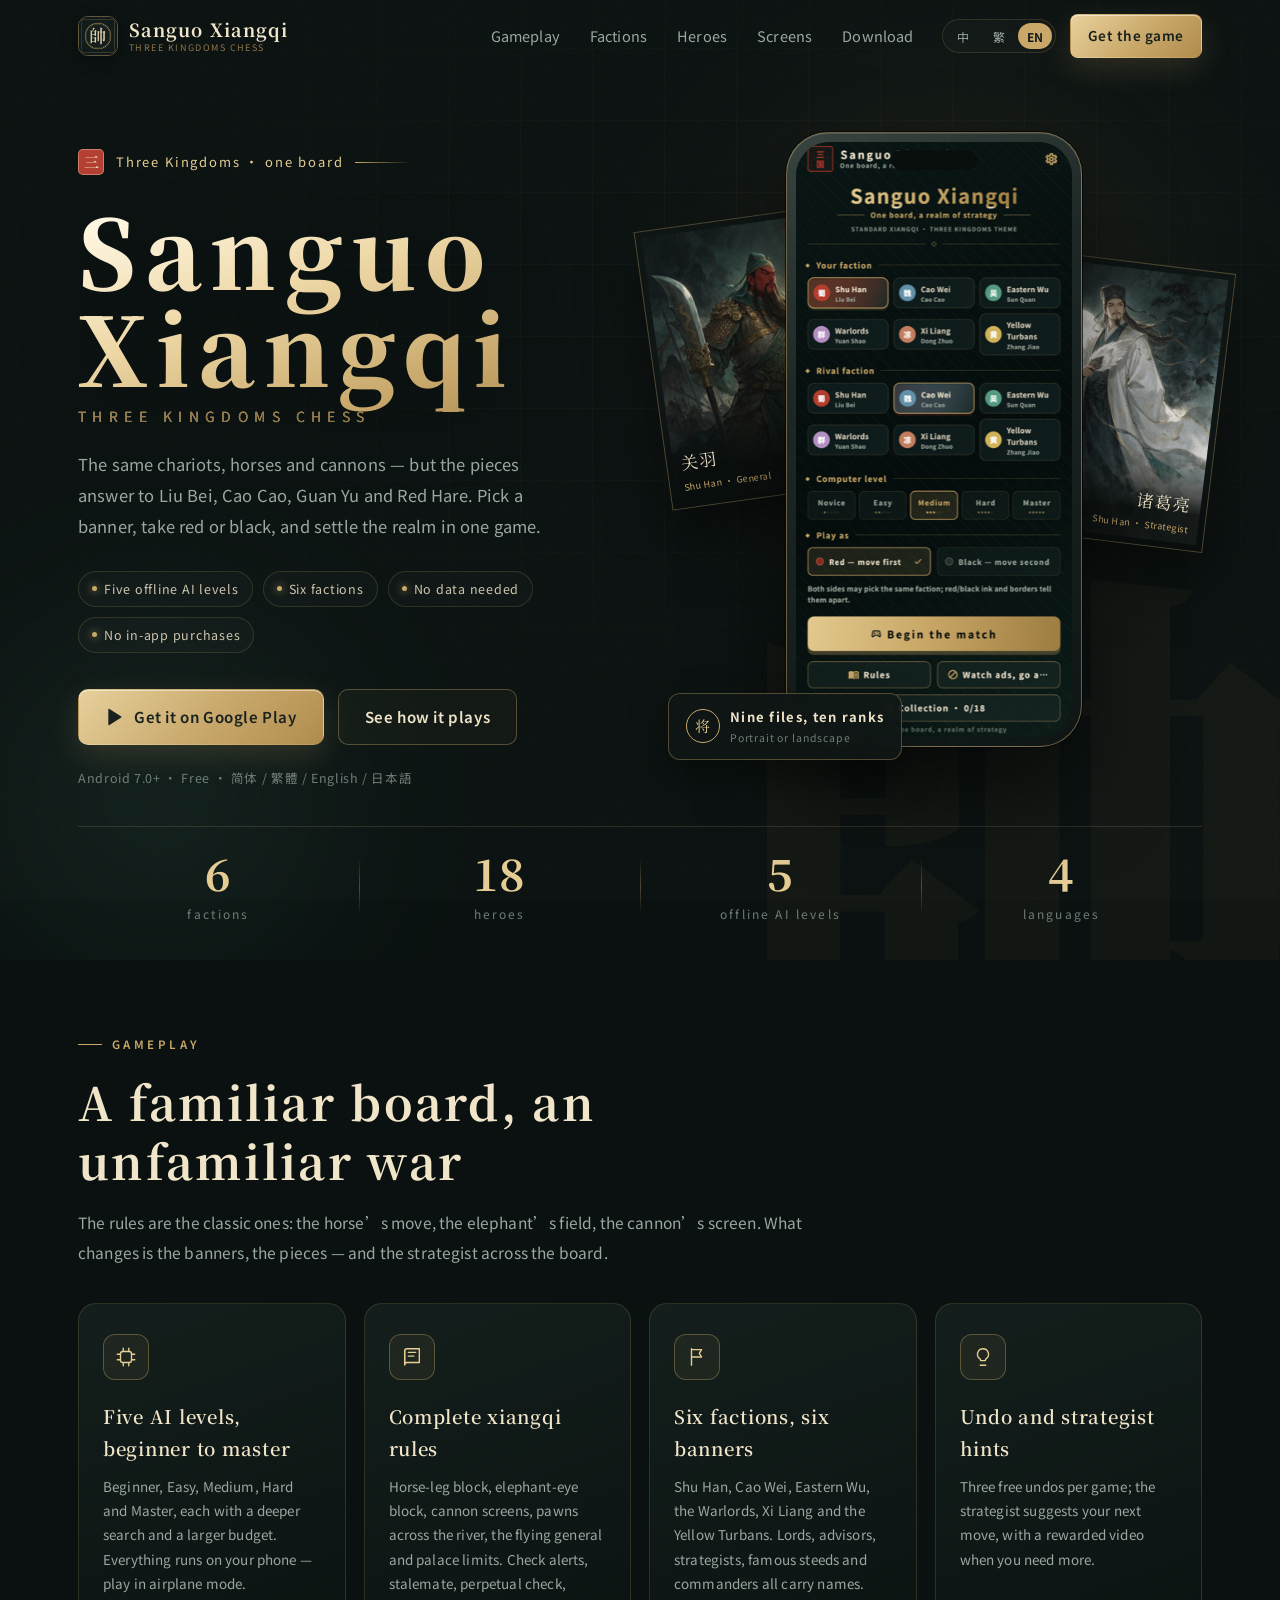
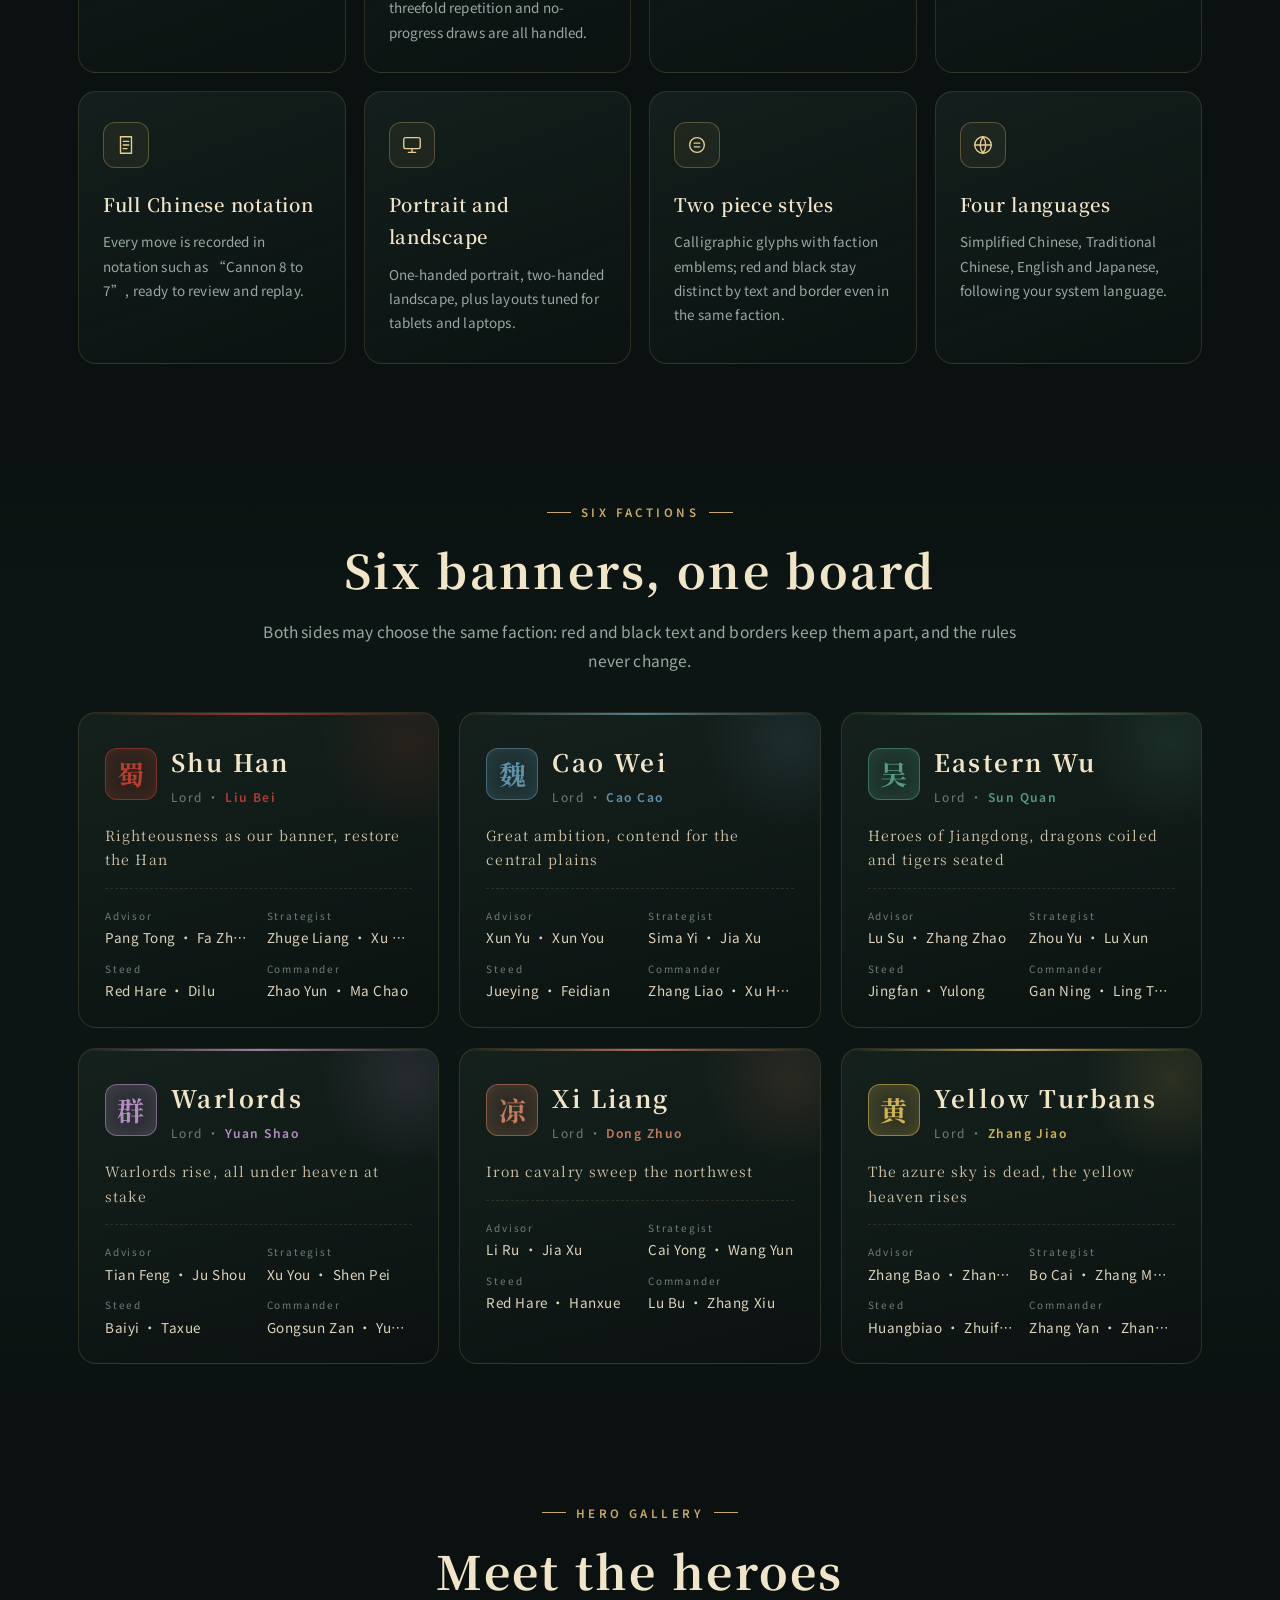
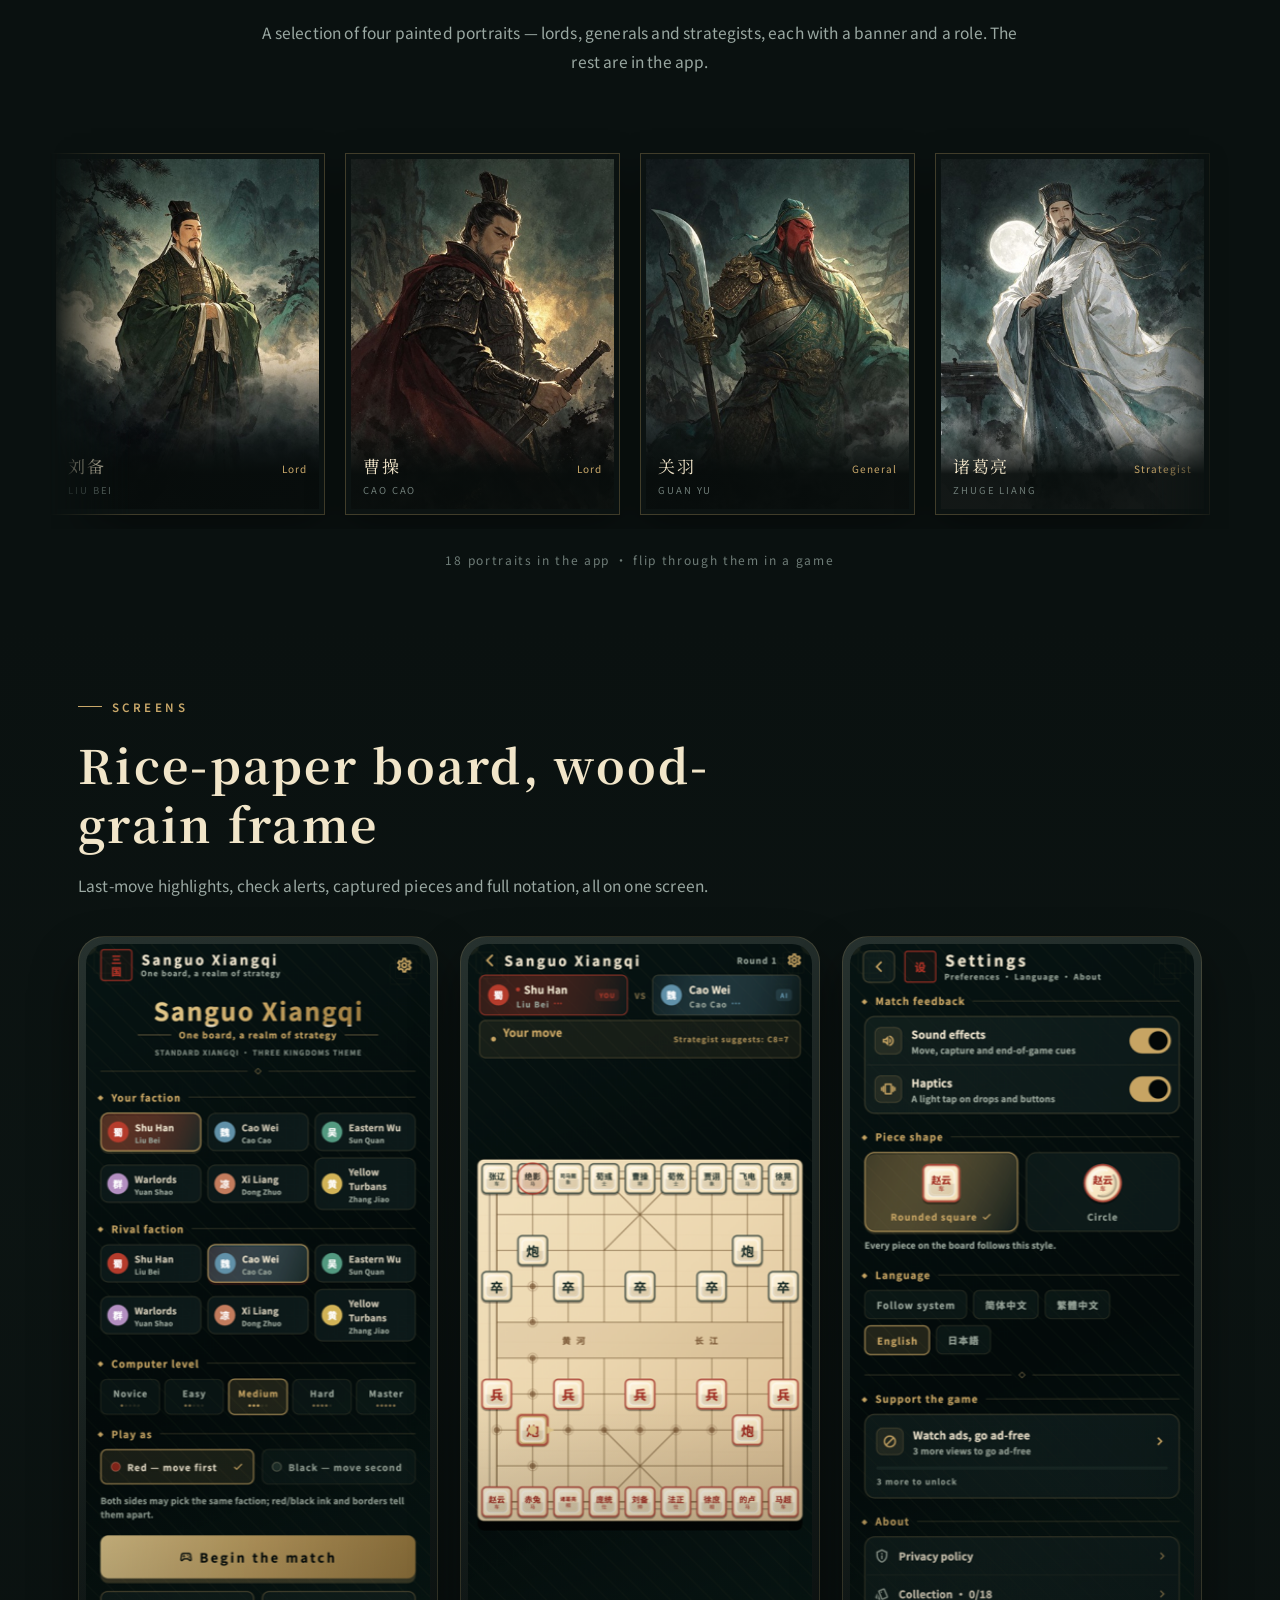
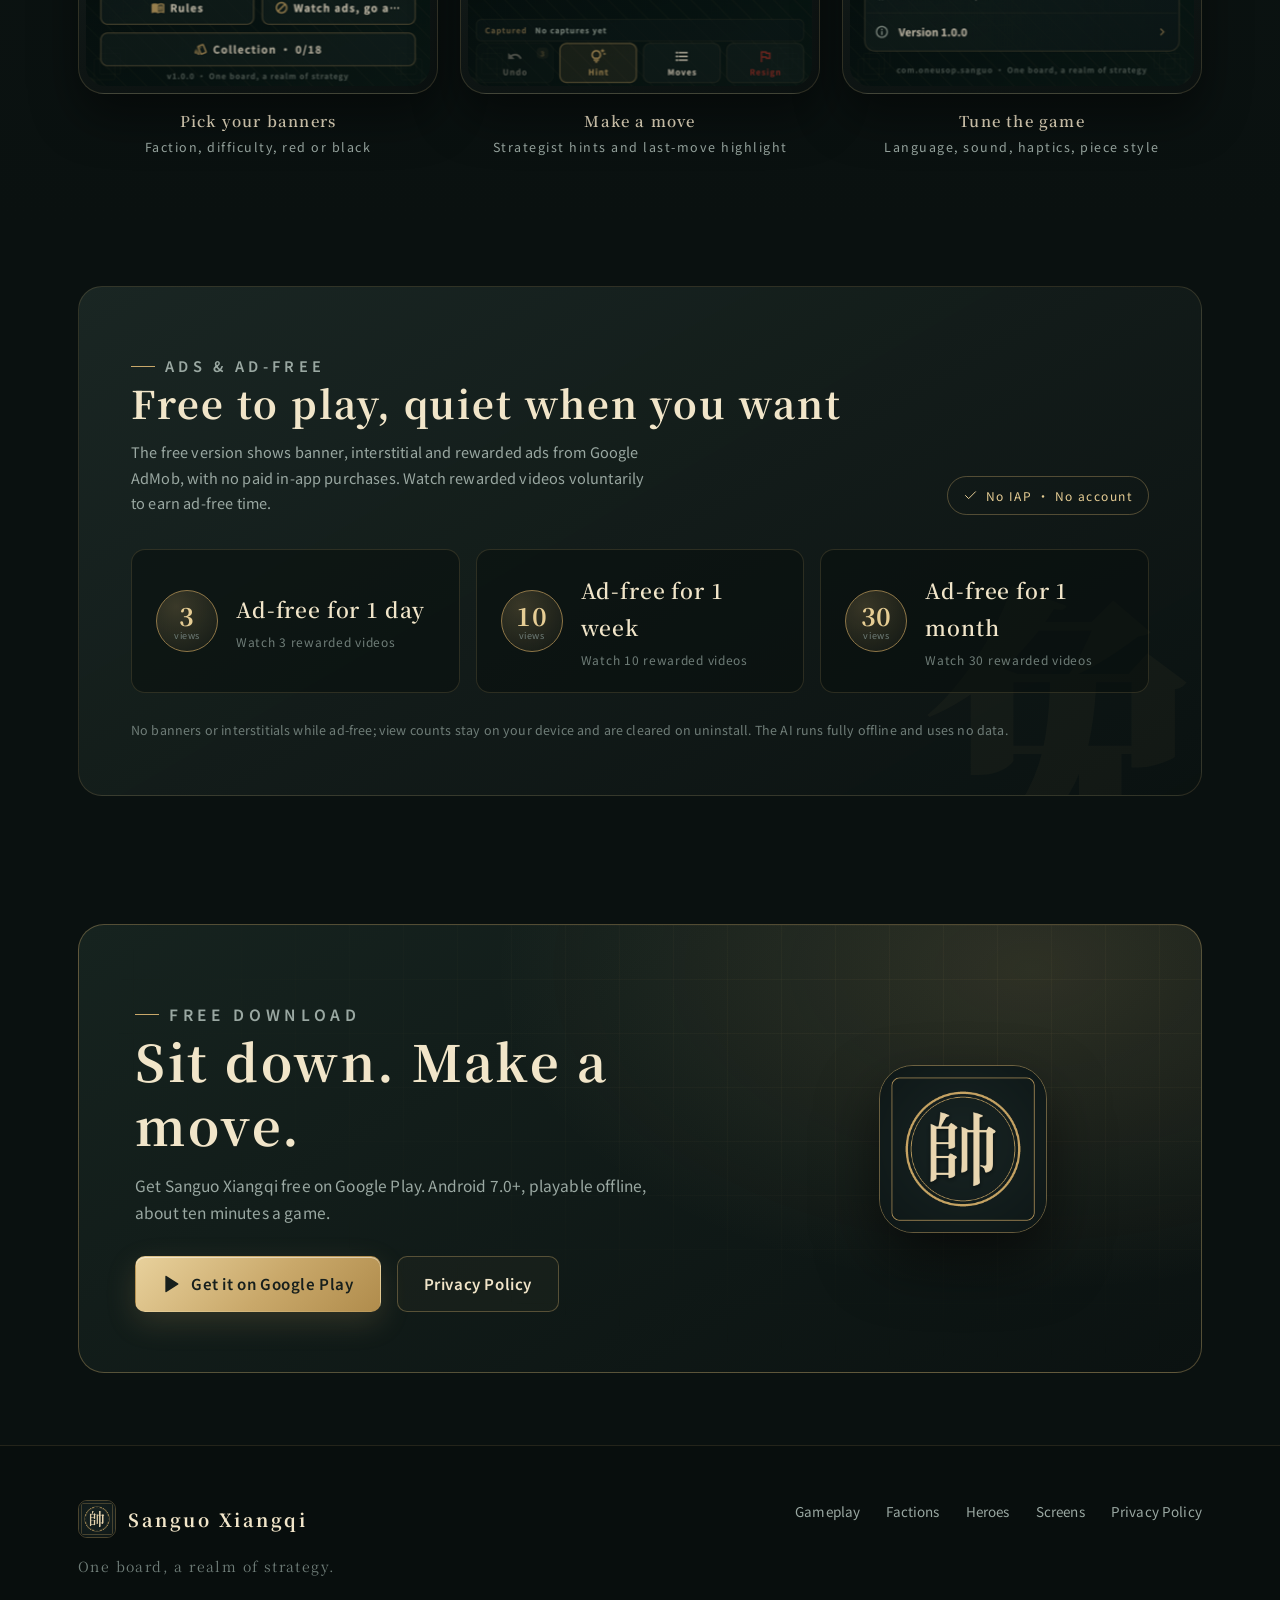
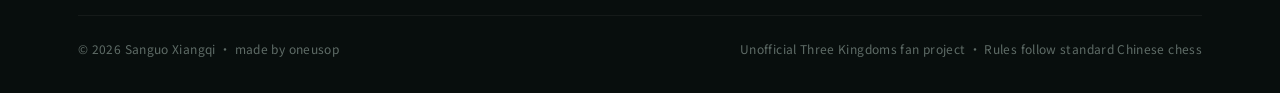
<file: sanguo/index.html>
<!DOCTYPE html>
<html lang="zh-Hans">
<head>
<meta charset="utf-8">
<meta name="viewport" content="width=device-width, initial-scale=1">
<title>三国象棋 · Sanguo Xiangqi — 六阵营中国象棋，五档离线 AI</title>
<meta name="description" content="三国象棋把中国象棋放进三国乱世：六方阵营、十八位武将、五档离线 AI，无需联网，一局定天下。">
<meta name="keywords" content="三国象棋,中国象棋,象棋,三国,离线象棋,AI 象棋,Sanguo Xiangqi,Chinese chess,Xiangqi">
<meta name="author" content="oneusop">
<meta name="robots" content="index, follow, max-image-preview:large">
<meta name="theme-color" content="#0a1110">
<meta name="application-name" content="Sanguo Xiangqi">
<link rel="canonical" href="https://oneusop.github.io/sanguo-xiangqi/">
<link rel="alternate" hreflang="zh-Hans" href="https://oneusop.github.io/sanguo-xiangqi/">
<link rel="alternate" hreflang="zh-Hant" href="https://oneusop.github.io/sanguo-xiangqi/?lang=zh-Hant">
<link rel="alternate" hreflang="en" href="https://oneusop.github.io/sanguo-xiangqi/?lang=en">
<link rel="alternate" hreflang="x-default" href="https://oneusop.github.io/sanguo-xiangqi/">

<meta property="og:type" content="website">
<meta property="og:site_name" content="三国象棋 Sanguo Xiangqi">
<meta property="og:locale" content="zh_CN">
<meta property="og:locale:alternate" content="zh_TW">
<meta property="og:locale:alternate" content="en_US">
<meta property="og:url" content="https://oneusop.github.io/sanguo-xiangqi/">
<meta property="og:title" content="三国象棋 · Sanguo Xiangqi">
<meta property="og:description" content="六方阵营、十八位武将、五档离线 AI。选一方旗号，一局定天下。">
<meta property="og:image" content="https://oneusop.github.io/sanguo-xiangqi/assets/sanguo/feature-graphic.png">
<meta property="og:image:width" content="1024">
<meta property="og:image:height" content="500">
<meta name="twitter:card" content="summary_large_image">
<meta name="twitter:title" content="三国象棋 · Sanguo Xiangqi">
<meta name="twitter:description" content="Six factions, eighteen heroes, five offline AI levels. Classic Chinese chess in the Three Kingdoms era.">
<meta name="twitter:image" content="https://oneusop.github.io/sanguo-xiangqi/assets/sanguo/feature-graphic.png">

<link rel="icon" type="image/png" href="assets/sanguo/app-icon.png">
<link rel="apple-touch-icon" href="assets/sanguo/app-icon.png">
<link rel="preconnect" href="https://fonts.googleapis.com">
<link rel="preconnect" href="https://fonts.gstatic.com" crossorigin>
<link href="https://fonts.googleapis.com/css2?family=Noto+Sans+SC:wght@300;400;500;700&family=Noto+Serif+SC:wght@400;600;700;900&display=swap" rel="stylesheet">
<link rel="stylesheet" href="../shared/site.css">
    <link rel="stylesheet" href="styles.css">
<script>
  (function () {
    var root = document.documentElement;
    root.classList.add('js');
    function norm(code) {
      if (!code) return null;
      code = String(code).toLowerCase();
      if (code === 'en') return 'en';
      if (code === 'zh' || code === 'zh-hans' || code === 'zh-cn') return 'zh';
      if (code === 'zh-hant' || code === 'zh-tw' || code === 'zh-hk' || code === 'zh-mo') return 'zh-Hant';
      return null;
    }
    var saved = null;
    try { saved = localStorage.getItem('sanguo_lang'); } catch (e) {}
    var lang = norm(saved);
    var q = null;
    try { q = new URLSearchParams(location.search).get('lang'); } catch (e) {}
    var qn = norm(q);
    if (qn) lang = qn;
    if (!lang) {
      var nav = (navigator.language || 'zh').toLowerCase();
      if (nav.indexOf('en') === 0) lang = 'en';
      else if (/zh-(hant|tw|hk|mo)/.test(nav)) lang = 'zh-Hant';
      else lang = 'zh';
    }
    root.setAttribute('lang', lang === 'en' ? 'en' : lang === 'zh-Hant' ? 'zh-Hant' : 'zh-Hans');
  })();
</script>
</head>
<body>
<a class="skip-link" href="#main" data-i18n="skip">跳到主要内容</a>

<header class="site-header" id="top">
  <div class="wrap header-inner">
    <a class="brand" href="#top" aria-label="Sanguo Xiangqi">
      <img class="brand-icon" src="assets/sanguo/app-icon.png" alt="三国象棋图标" width="40" height="40">
      <span class="brand-text">
        <strong data-i18n="brand">三国象棋</strong>
        <small data-i18n="brandSub">SANGUO XIANGQI</small>
      </span>
    </a>
    <nav class="nav" id="nav" aria-label="主导航">
      <a href="#features" data-i18n="navFeatures">玩法特性</a>
      <a href="#factions" data-i18n="navFactions">六方阵营</a>
      <a href="#heroes" data-i18n="navHeroes">武将图鉴</a>
      <a href="#shots" data-i18n="navShots">界面</a>
      <a href="#download" data-i18n="navDownload">获取游戏</a>
    </nav>
    <div class="header-actions">
      <div class="lang" role="group" aria-label="Language / 语言">
        <button type="button" data-set-lang="zh" class="is-on">中</button>
        <button type="button" data-set-lang="zh-Hant">繁</button>
        <button type="button" data-set-lang="en">EN</button>
      </div>
      <a class="btn btn-gold btn-sm" href="https://play.google.com/store/apps/details?id=com.oneusop.sanguo" target="_blank" rel="noopener" data-i18n="getApp">获取游戏</a>
      <button class="menu-btn" id="menuBtn" type="button" aria-expanded="false" aria-controls="nav" aria-label="打开菜单">
        <span></span><span></span><span></span>
      </button>
    </div>
  </div>
</header>

<main id="main">
  <!-- ============================== HERO ============================== -->
  <section class="hero">
    <div class="hero-bg" aria-hidden="true">
      <span class="grid"></span>
      <span class="glow g1"></span>
      <span class="glow g2"></span>
      <span class="glyph">帥</span>
    </div>

    <div class="wrap">
      <div class="hero-inner">
        <div class="hero-copy">
          <p class="eyebrow"><span class="seal">三</span><span data-i18n="heroEyebrow">三国群雄 · 一局定天下</span></p>
          <h1 class="hero-title">
            <span data-i18n="heroTitle">三国象棋</span>
            <em data-i18n="heroTitleSub">SANGUO XIANGQI</em>
          </h1>
          <p class="hero-lead" data-i18n="heroLead">同样是车马炮，棋子却叫刘备、曹操、关羽、赤兔。选一方旗号，执红或执黑，一局之内见分晓。</p>
          <ul class="hero-tags">
            <li data-i18n="tagAi">五档离线 AI</li>
            <li data-i18n="tagFactions">六方阵营</li>
            <li data-i18n="tagOffline">不耗流量</li>
            <li data-i18n="tagNoIap">无内购</li>
          </ul>
          <div class="hero-cta">
            <a class="btn btn-gold play-btn" href="https://play.google.com/store/apps/details?id=com.oneusop.sanguo" target="_blank" rel="noopener">
              <svg viewBox="0 0 24 24" aria-hidden="true"><path d="M4 2.6v18.8c0 .5.5.8.9.5l14.6-9.4c.4-.3.4-.8 0-1L4.9 2.1c-.4-.3-.9 0-.9.5Z" fill="currentColor"/></svg>
              <span data-i18n="playCta">在 Google Play 获取</span>
            </a>
            <a class="btn btn-ghost" href="#features" data-i18n="learnMore">先看看怎么玩</a>
          </div>
          <p class="hero-meta" data-i18n="heroMeta">Android 7.0 及以上 · 免费下载 · 简体 / 繁体 / English / 日本語</p>
        </div>

        <div class="hero-art" aria-hidden="false">
          <figure class="hero-card hc-left">
            <img src="assets/sanguo/cards/guanyu.jpg" alt="关羽立绘" loading="eager">
            <figcaption>关羽<small data-i18n="heroCardGuanyu">蜀汉 · 名将</small></figcaption>
          </figure>
          <figure class="phone">
            <img data-shot="home" src="assets/sanguo/shots/home.png" alt="三国象棋首页：选择阵营与难度" width="1080" height="2330">
          </figure>
          <figure class="hero-card hc-right">
            <img src="assets/sanguo/cards/zhugeliang.jpg" alt="诸葛亮立绘" loading="eager">
            <figcaption>诸葛亮<small data-i18n="heroCardZhuge">蜀汉 · 军师</small></figcaption>
          </figure>
          <div class="hero-chip">
            <span class="chip-seal">将</span>
            <span>
              <b data-i18n="chipTitle">九纵十横</b>
              <span data-i18n="chipSub">竖屏 / 横屏都顺手</span>
            </span>
          </div>
        </div>
      </div>

      <div class="hero-stats">
        <div class="stat"><b>6</b><span data-i18n="statFactions">方阵营</span></div>
        <div class="stat"><b>18</b><span data-i18n="statHeroes">位武将</span></div>
        <div class="stat"><b>5</b><span data-i18n="statAi">档离线 AI</span></div>
        <div class="stat"><b>4</b><span data-i18n="statLangs">种界面语言</span></div>
      </div>
    </div>
  </section>

  <!-- ============================ FEATURES ============================ -->
  <section class="section" id="features">
    <div class="wrap">
      <div class="section-head reveal">
        <p class="kicker" data-i18n="featuresKicker">玩法与特性</p>
        <h2 data-i18n="featuresTitle">熟悉的棋盘，陌生的战场</h2>
        <p class="section-lead" data-i18n="featuresLead">规则仍是那套中国象棋：马走日、象走田、炮翻山。变的是旗号、棋子，与坐在对面的那位军师。</p>
      </div>

      <div class="feature-grid">
        <article class="feature reveal" data-delay="0">
          <span class="ico"><svg viewBox="0 0 24 24"><rect x="6" y="6" width="12" height="12" rx="2.5"/><path d="M9 2.5v3M15 2.5v3M9 18.5v3M15 18.5v3M2.5 9h3M2.5 15h3M18.5 9h3M18.5 15h3"/></svg></span>
          <h3 data-i18n="fAiTitle">五档 AI，从入门到大师</h3>
          <p data-i18n="fAiDesc">入门、初级、中级、高级、大师，搜索深度与预算逐级提升。全部在手机本地运算，飞行模式也能开局。</p>
        </article>
        <article class="feature reveal" data-delay="1">
          <span class="ico"><svg viewBox="0 0 24 24"><path d="M4 5.5A2.5 2.5 0 0 1 6.5 3H20v15H6.5A2.5 2.5 0 0 0 4 20.5Z"/><path d="M4 5.5v15"/><path d="M8 7h8M8 11h6"/></svg></span>
          <h3 data-i18n="fRulesTitle">完整中国象棋规则</h3>
          <p data-i18n="fRulesDesc">蹩马腿、塞象眼、炮翻山、兵过河、将帅照面与九宫限制；将军提醒、困毙、长将、三次重复与无进展判和。</p>
        </article>
        <article class="feature reveal" data-delay="2">
          <span class="ico"><svg viewBox="0 0 24 24"><path d="M6 21V3"/><path d="M6 4h11l-2.5 4L17 12H6"/></svg></span>
          <h3 data-i18n="fFactionsTitle">六方阵营，各有旗号</h3>
          <p data-i18n="fFactionsDesc">蜀汉、曹魏、东吴、群雄、西凉、黄巾。主公、谋士、军师、名马与战将，全部有名字。</p>
        </article>
        <article class="feature reveal" data-delay="3">
          <span class="ico"><svg viewBox="0 0 24 24"><path d="M9 21h6"/><path d="M12 3a6 6 0 0 0-3.6 10.8c.7.5 1.1 1.3 1.1 2.2h5c0-.9.4-1.7 1.1-2.2A6 6 0 0 0 12 3Z"/></svg></span>
          <h3 data-i18n="fHintTitle">悔棋与军师提示</h3>
          <p data-i18n="fHintDesc">每局三次免费悔棋；军师推演为你推荐下一步，需要时再看一段激励视频。</p>
        </article>
        <article class="feature reveal" data-delay="0">
          <span class="ico"><svg viewBox="0 0 24 24"><path d="M6 3h12v18H6z"/><path d="M9 8h6M9 12h6M9 16h4"/></svg></span>
          <h3 data-i18n="fLogTitle">全程中文棋谱</h3>
          <p data-i18n="fLogDesc">每一步都记成「炮八平七」这样的棋谱，随时回看，复局推演。</p>
        </article>
        <article class="feature reveal" data-delay="1">
          <span class="ico"><svg viewBox="0 0 24 24"><rect x="3" y="4" width="18" height="12" rx="2"/><path d="M8 20h8M12 16v4"/></svg></span>
          <h3 data-i18n="fLayoutTitle">竖屏横屏都顺手</h3>
          <p data-i18n="fLayoutDesc">单手竖屏、双手横屏都能下；平板与笔记本同样做了布局适配。</p>
        </article>
        <article class="feature reveal" data-delay="2">
          <span class="ico"><svg viewBox="0 0 24 24"><circle cx="12" cy="12" r="8"/><path d="M9 10h6M9 14h6"/></svg></span>
          <h3 data-i18n="fPiecesTitle">两套棋子外观</h3>
          <p data-i18n="fPiecesDesc">书法字棋子与阵营徽记，红黑双方以文字与边框区分，同阵营也能一眼分明。</p>
        </article>
        <article class="feature reveal" data-delay="3">
          <span class="ico"><svg viewBox="0 0 24 24"><circle cx="12" cy="12" r="9"/><path d="M3 12h18"/><path d="M12 3a15 15 0 0 1 0 18a15 15 0 0 1 0-18Z"/></svg></span>
          <h3 data-i18n="fLangTitle">四语界面</h3>
          <p data-i18n="fLangDesc">简体中文、繁體中文、English、日本語，默认跟随系统语言切换。</p>
        </article>
      </div>
    </div>
  </section>

  <!-- ============================ FACTIONS ============================ -->
  <section class="section factions" id="factions">
    <div class="wrap">
      <div class="section-head center reveal">
        <p class="kicker" data-i18n="factionsKicker">六方阵营</p>
        <h2 data-i18n="factionsTitle">六面旗号，一副棋盘</h2>
        <p class="section-lead" data-i18n="factionsLead">双方可以选择同一阵营：红黑文字与边框区分敌我，走法规则完全一致。</p>
      </div>

      <div class="faction-grid">
        <article class="faction-card reveal" style="--fc:#B43E30" data-delay="0">
          <div class="f-top">
            <span class="f-seal">蜀</span>
            <div>
              <h3 data-i18n="f0Name">蜀汉</h3>
              <p class="f-leader"><span data-i18n="lord">主公</span> · <b data-i18n="f0Leader">刘备</b></p>
            </div>
          </div>
          <p class="f-motto" data-i18n="f0Motto">仁义为旗，匡扶汉室</p>
          <dl class="f-roster">
            <div><dt data-i18n="rosterAdvisor">谋士</dt><dd data-i18n="f0Advisors">庞统 · 法正</dd></div>
            <div><dt data-i18n="rosterStrategist">军师</dt><dd data-i18n="f0Strategists">诸葛亮 · 徐庶</dd></div>
            <div><dt data-i18n="rosterSteed">名马</dt><dd data-i18n="f0Steeds">赤兔 · 的卢</dd></div>
            <div><dt data-i18n="rosterGeneral">战将</dt><dd data-i18n="f0Generals">赵云 · 马超</dd></div>
          </dl>
        </article>

        <article class="faction-card reveal" style="--fc:#6190A7" data-delay="1">
          <div class="f-top">
            <span class="f-seal">魏</span>
            <div>
              <h3 data-i18n="f1Name">曹魏</h3>
              <p class="f-leader"><span data-i18n="lord">主公</span> · <b data-i18n="f1Leader">曹操</b></p>
            </div>
          </div>
          <p class="f-motto" data-i18n="f1Motto">雄才大略，逐鹿中原</p>
          <dl class="f-roster">
            <div><dt data-i18n="rosterAdvisor">谋士</dt><dd data-i18n="f1Advisors">荀彧 · 荀攸</dd></div>
            <div><dt data-i18n="rosterStrategist">军师</dt><dd data-i18n="f1Strategists">司马懿 · 贾诩</dd></div>
            <div><dt data-i18n="rosterSteed">名马</dt><dd data-i18n="f1Steeds">绝影 · 飞电</dd></div>
            <div><dt data-i18n="rosterGeneral">战将</dt><dd data-i18n="f1Generals">张辽 · 徐晃</dd></div>
          </dl>
        </article>

        <article class="faction-card reveal" style="--fc:#549980" data-delay="2">
          <div class="f-top">
            <span class="f-seal">吴</span>
            <div>
              <h3 data-i18n="f2Name">东吴</h3>
              <p class="f-leader"><span data-i18n="lord">主公</span> · <b data-i18n="f2Leader">孙权</b></p>
            </div>
          </div>
          <p class="f-motto" data-i18n="f2Motto">江东豪杰，虎踞龙盘</p>
          <dl class="f-roster">
            <div><dt data-i18n="rosterAdvisor">谋士</dt><dd data-i18n="f2Advisors">鲁肃 · 张昭</dd></div>
            <div><dt data-i18n="rosterStrategist">军师</dt><dd data-i18n="f2Strategists">周瑜 · 陆逊</dd></div>
            <div><dt data-i18n="rosterSteed">名马</dt><dd data-i18n="f2Steeds">惊帆 · 玉龙</dd></div>
            <div><dt data-i18n="rosterGeneral">战将</dt><dd data-i18n="f2Generals">甘宁 · 凌统</dd></div>
          </dl>
        </article>

        <article class="faction-card reveal" style="--fc:#B28EC0" data-delay="0">
          <div class="f-top">
            <span class="f-seal">群</span>
            <div>
              <h3 data-i18n="f3Name">群雄</h3>
              <p class="f-leader"><span data-i18n="lord">主公</span> · <b data-i18n="f3Leader">袁绍</b></p>
            </div>
          </div>
          <p class="f-motto" data-i18n="f3Motto">诸侯并起，逐鹿天下</p>
          <dl class="f-roster">
            <div><dt data-i18n="rosterAdvisor">谋士</dt><dd data-i18n="f3Advisors">田丰 · 沮授</dd></div>
            <div><dt data-i18n="rosterStrategist">军师</dt><dd data-i18n="f3Strategists">许攸 · 审配</dd></div>
            <div><dt data-i18n="rosterSteed">名马</dt><dd data-i18n="f3Steeds">白义 · 踏雪</dd></div>
            <div><dt data-i18n="rosterGeneral">战将</dt><dd data-i18n="f3Generals">公孙瓒 · 袁术</dd></div>
          </dl>
        </article>

        <article class="faction-card reveal" style="--fc:#C27B5D" data-delay="1">
          <div class="f-top">
            <span class="f-seal">凉</span>
            <div>
              <h3 data-i18n="f4Name">西凉</h3>
              <p class="f-leader"><span data-i18n="lord">主公</span> · <b data-i18n="f4Leader">董卓</b></p>
            </div>
          </div>
          <p class="f-motto" data-i18n="f4Motto">铁骑纵横，威震关陇</p>
          <dl class="f-roster">
            <div><dt data-i18n="rosterAdvisor">谋士</dt><dd data-i18n="f4Advisors">李儒 · 贾诩</dd></div>
            <div><dt data-i18n="rosterStrategist">军师</dt><dd data-i18n="f4Strategists">蔡邕 · 王允</dd></div>
            <div><dt data-i18n="rosterSteed">名马</dt><dd data-i18n="f4Steeds">赤兔 · 汗血</dd></div>
            <div><dt data-i18n="rosterGeneral">战将</dt><dd data-i18n="f4Generals">吕布 · 张绣</dd></div>
          </dl>
        </article>

        <article class="faction-card reveal" style="--fc:#D1B258" data-delay="2">
          <div class="f-top">
            <span class="f-seal">黄</span>
            <div>
              <h3 data-i18n="f5Name">黄巾</h3>
              <p class="f-leader"><span data-i18n="lord">主公</span> · <b data-i18n="f5Leader">张角</b></p>
            </div>
          </div>
          <p class="f-motto" data-i18n="f5Motto">苍天已死，黄天当立</p>
          <dl class="f-roster">
            <div><dt data-i18n="rosterAdvisor">谋士</dt><dd data-i18n="f5Advisors">张宝 · 张梁</dd></div>
            <div><dt data-i18n="rosterStrategist">军师</dt><dd data-i18n="f5Strategists">波才 · 张曼成</dd></div>
            <div><dt data-i18n="rosterSteed">名马</dt><dd data-i18n="f5Steeds">黄骠 · 追风</dd></div>
            <div><dt data-i18n="rosterGeneral">战将</dt><dd data-i18n="f5Generals">张燕 · 张牛角</dd></div>
          </dl>
        </article>
      </div>
    </div>
  </section>

  <!-- ============================= HEROES ============================= -->
  <section class="section heroes" id="heroes">
    <div class="wrap">
      <div class="section-head center reveal">
        <p class="kicker" data-i18n="heroesKicker">武将图鉴</p>
        <h2 data-i18n="heroesTitle">武将立绘，先睹为快</h2>
        <p class="section-lead" data-i18n="heroesLead">精选四幅人物立绘：主公与名将、军师，阵营与身份一目了然；其余武将在应用内等你翻牌。</p>
      </div>
    </div>

    <div class="marquee-wrap">
      <div class="marquee">
        <div class="marquee-group">
          <article class="hero-card-item" style="--fc:#B43E30"><span class="hc-tag">蜀</span><img src="assets/sanguo/cards/liubei.jpg" alt="刘备" loading="lazy"><div class="hc-info"><div class="hc-name"><span>刘备</span><span class="hc-role" data-i18n="roleLord">主公</span></div><span class="hc-en">LIU BEI</span></div></article>
          <article class="hero-card-item" style="--fc:#6190A7"><span class="hc-tag">魏</span><img src="assets/sanguo/cards/caocao.jpg" alt="曹操" loading="lazy"><div class="hc-info"><div class="hc-name"><span>曹操</span><span class="hc-role" data-i18n="roleLord">主公</span></div><span class="hc-en">CAO CAO</span></div></article>
          <article class="hero-card-item" style="--fc:#B43E30"><span class="hc-tag">蜀</span><img src="assets/sanguo/cards/guanyu.jpg" alt="关羽" loading="lazy"><div class="hc-info"><div class="hc-name"><span>关羽</span><span class="hc-role" data-i18n="roleGeneral">名将</span></div><span class="hc-en">GUAN YU</span></div></article>
          <article class="hero-card-item" style="--fc:#B43E30"><span class="hc-tag">蜀</span><img src="assets/sanguo/cards/zhugeliang.jpg" alt="诸葛亮" loading="lazy"><div class="hc-info"><div class="hc-name"><span>诸葛亮</span><span class="hc-role" data-i18n="roleStrategist">军师</span></div><span class="hc-en">ZHUGE LIANG</span></div></article>
        </div>
        <div class="marquee-group" aria-hidden="true">
          <article class="hero-card-item" style="--fc:#B43E30"><span class="hc-tag">蜀</span><img src="assets/sanguo/cards/liubei.jpg" alt="" loading="lazy"><div class="hc-info"><div class="hc-name"><span>刘备</span><span class="hc-role" data-i18n="roleLord">主公</span></div><span class="hc-en">LIU BEI</span></div></article>
          <article class="hero-card-item" style="--fc:#6190A7"><span class="hc-tag">魏</span><img src="assets/sanguo/cards/caocao.jpg" alt="" loading="lazy"><div class="hc-info"><div class="hc-name"><span>曹操</span><span class="hc-role" data-i18n="roleLord">主公</span></div><span class="hc-en">CAO CAO</span></div></article>
          <article class="hero-card-item" style="--fc:#B43E30"><span class="hc-tag">蜀</span><img src="assets/sanguo/cards/guanyu.jpg" alt="" loading="lazy"><div class="hc-info"><div class="hc-name"><span>关羽</span><span class="hc-role" data-i18n="roleGeneral">名将</span></div><span class="hc-en">GUAN YU</span></div></article>
          <article class="hero-card-item" style="--fc:#B43E30"><span class="hc-tag">蜀</span><img src="assets/sanguo/cards/zhugeliang.jpg" alt="" loading="lazy"><div class="hc-info"><div class="hc-name"><span>诸葛亮</span><span class="hc-role" data-i18n="roleStrategist">军师</span></div><span class="hc-en">ZHUGE LIANG</span></div></article>
        </div>
      </div>
    </div>

    <p class="heroes-note reveal" data-i18n="heroesNote">应用内共 18 幅立绘 · 每局可翻牌查看</p>
  </section>

  <!-- =========================== SCREENSHOTS =========================== -->
  <section class="section shots" id="shots">
    <div class="wrap">
      <div class="section-head reveal">
        <p class="kicker" data-i18n="shotsKicker">界面一览</p>
        <h2 data-i18n="shotsTitle">宣纸棋盘，木纹边框</h2>
        <p class="section-lead" data-i18n="shotsLead">上一步高亮、将军提醒、吃子记录与完整棋谱，都在一屏之内。</p>
      </div>

      <div class="shot-grid">
        <figure class="shot reveal" data-delay="0">
          <div class="shot-frame"><img data-shot="home" src="assets/sanguo/shots/home.png" alt="选择阵营与难度" loading="lazy"></div>
          <figcaption><b data-i18n="shotHome">布阵点将</b><span data-i18n="shotHomeSub">选阵营、定难度、执红先行</span></figcaption>
        </figure>
        <figure class="shot reveal" data-delay="1">
          <div class="shot-frame"><img data-shot="game" src="assets/sanguo/shots/game.png" alt="对局界面" loading="lazy"></div>
          <figcaption><b data-i18n="shotGame">对局落子</b><span data-i18n="shotGameSub">军师建议与上一步高亮</span></figcaption>
        </figure>
        <figure class="shot reveal" data-delay="2">
          <div class="shot-frame"><img data-shot="settings" src="assets/sanguo/shots/settings.png" alt="设置界面" loading="lazy"></div>
          <figcaption><b data-i18n="shotSettings">偏好设置</b><span data-i18n="shotSettingsSub">语言、音效、触感与棋子外观</span></figcaption>
        </figure>
      </div>
    </div>
  </section>

  <!-- =============================== ADS ============================== -->
  <section class="section" id="ads">
    <div class="wrap">
      <div class="ads-panel reveal">
        <div class="ads-head">
          <div>
            <p class="kicker" data-i18n="adsKicker">广告与免广告</p>
            <h2 data-i18n="adsTitle">免费对弈，也可安静下棋</h2>
            <p data-i18n="adsLead">免费版包含 Google AdMob 的横幅、插屏与激励视频，没有任何付费内购。自愿看完激励视频，就能累积免广告时长。</p>
          </div>
          <span class="no-iap">
            <svg viewBox="0 0 24 24" aria-hidden="true"><path d="M20 6 9 17l-5-5"/></svg>
            <span data-i18n="noIap">无内购 · 无账号</span>
          </span>
        </div>

        <div class="tier-grid">
          <div class="tier">
            <span class="tier-seal"><span class="tier-num">3</span><small data-i18n="tierViews">次观看</small></span>
            <div>
              <b data-i18n="tier1">免广告 1 天</b>
              <span data-i18n="tier1Sub">累积观看 3 次激励视频</span>
            </div>
          </div>
          <div class="tier">
            <span class="tier-seal"><span class="tier-num">10</span><small data-i18n="tierViews">次观看</small></span>
            <div>
              <b data-i18n="tier2">免广告 1 周</b>
              <span data-i18n="tier2Sub">累积观看 10 次激励视频</span>
            </div>
          </div>
          <div class="tier">
            <span class="tier-seal"><span class="tier-num">30</span><small data-i18n="tierViews">次观看</small></span>
            <div>
              <b data-i18n="tier3">免广告 1 个月</b>
              <span data-i18n="tier3Sub">累积观看 30 次激励视频</span>
            </div>
          </div>
        </div>

        <p class="ads-note" data-i18n="adsNote">免广告期间不展示横幅与插屏；观看记录只保存在本机，卸载即清除。对局 AI 完全离线，不消耗流量。</p>
      </div>
    </div>
  </section>

  <!-- ============================= DOWNLOAD ============================ -->
  <section class="section download" id="download">
    <div class="wrap">
      <div class="download-panel reveal">
        <div class="dl-copy">
          <p class="kicker" data-i18n="dlKicker">免费下载</p>
          <h2 data-i18n="dlTitle">坐下来，落一子。</h2>
          <p data-i18n="dlLead">在 Google Play 免费获取《三国象棋》。Android 7.0 及以上，离线可玩，一局十分钟。</p>
          <div class="dl-actions">
            <a class="btn btn-gold play-btn" href="https://play.google.com/store/apps/details?id=com.oneusop.sanguo" target="_blank" rel="noopener">
              <svg viewBox="0 0 24 24" aria-hidden="true"><path d="M4 2.6v18.8c0 .5.5.8.9.5l14.6-9.4c.4-.3.4-.8 0-1L4.9 2.1c-.4-.3-.9 0-.9.5Z" fill="currentColor"/></svg>
              <span data-i18n="playCta">在 Google Play 获取</span>
            </a>
            <a class="btn btn-ghost" href="privacy.html" data-i18n="privacyLink">隐私政策</a>
          </div>
        </div>
        <div class="dl-art">
          <img src="assets/sanguo/app-icon.png" alt="三国象棋应用图标" width="168" height="168" loading="lazy">
        </div>
      </div>
    </div>
  </section>
</main>

<footer class="site-footer">
  <div class="wrap">
    <div class="footer-top">
      <div>
        <div class="footer-brand">
          <img src="assets/sanguo/app-icon.png" alt="" width="38" height="38" loading="lazy">
          <strong data-i18n="brand">三国象棋</strong>
        </div>
        <p class="footer-tagline" data-i18n="footerTagline">一方棋局，天下谋略。</p>
      </div>
      <nav class="footer-links" aria-label="页脚导航">
        <a href="#features" data-i18n="navFeatures">玩法特性</a>
        <a href="#factions" data-i18n="navFactions">六方阵营</a>
        <a href="#heroes" data-i18n="navHeroes">武将图鉴</a>
        <a href="#shots" data-i18n="navShots">界面</a>
        <a href="privacy.html" data-i18n="privacyLink">隐私政策</a>
      </nav>
    </div>
    <div class="footer-bottom">
      <span>© <span id="year">2026</span> Sanguo Xiangqi · <span data-i18n="madeBy">由 oneusop 出品</span></span>
      <span data-i18n="footerNote">非官方三国题材同人作品 · 棋规遵循中国象棋协会通行规则</span>
    </div>
  </div>
</footer>

<script src="../shared/jquery-3.7.1.min.js" defer></script>
<script src="../shared/site.js" defer></script>
<script src="app.js" defer></script>
</body>
</html>
</file>
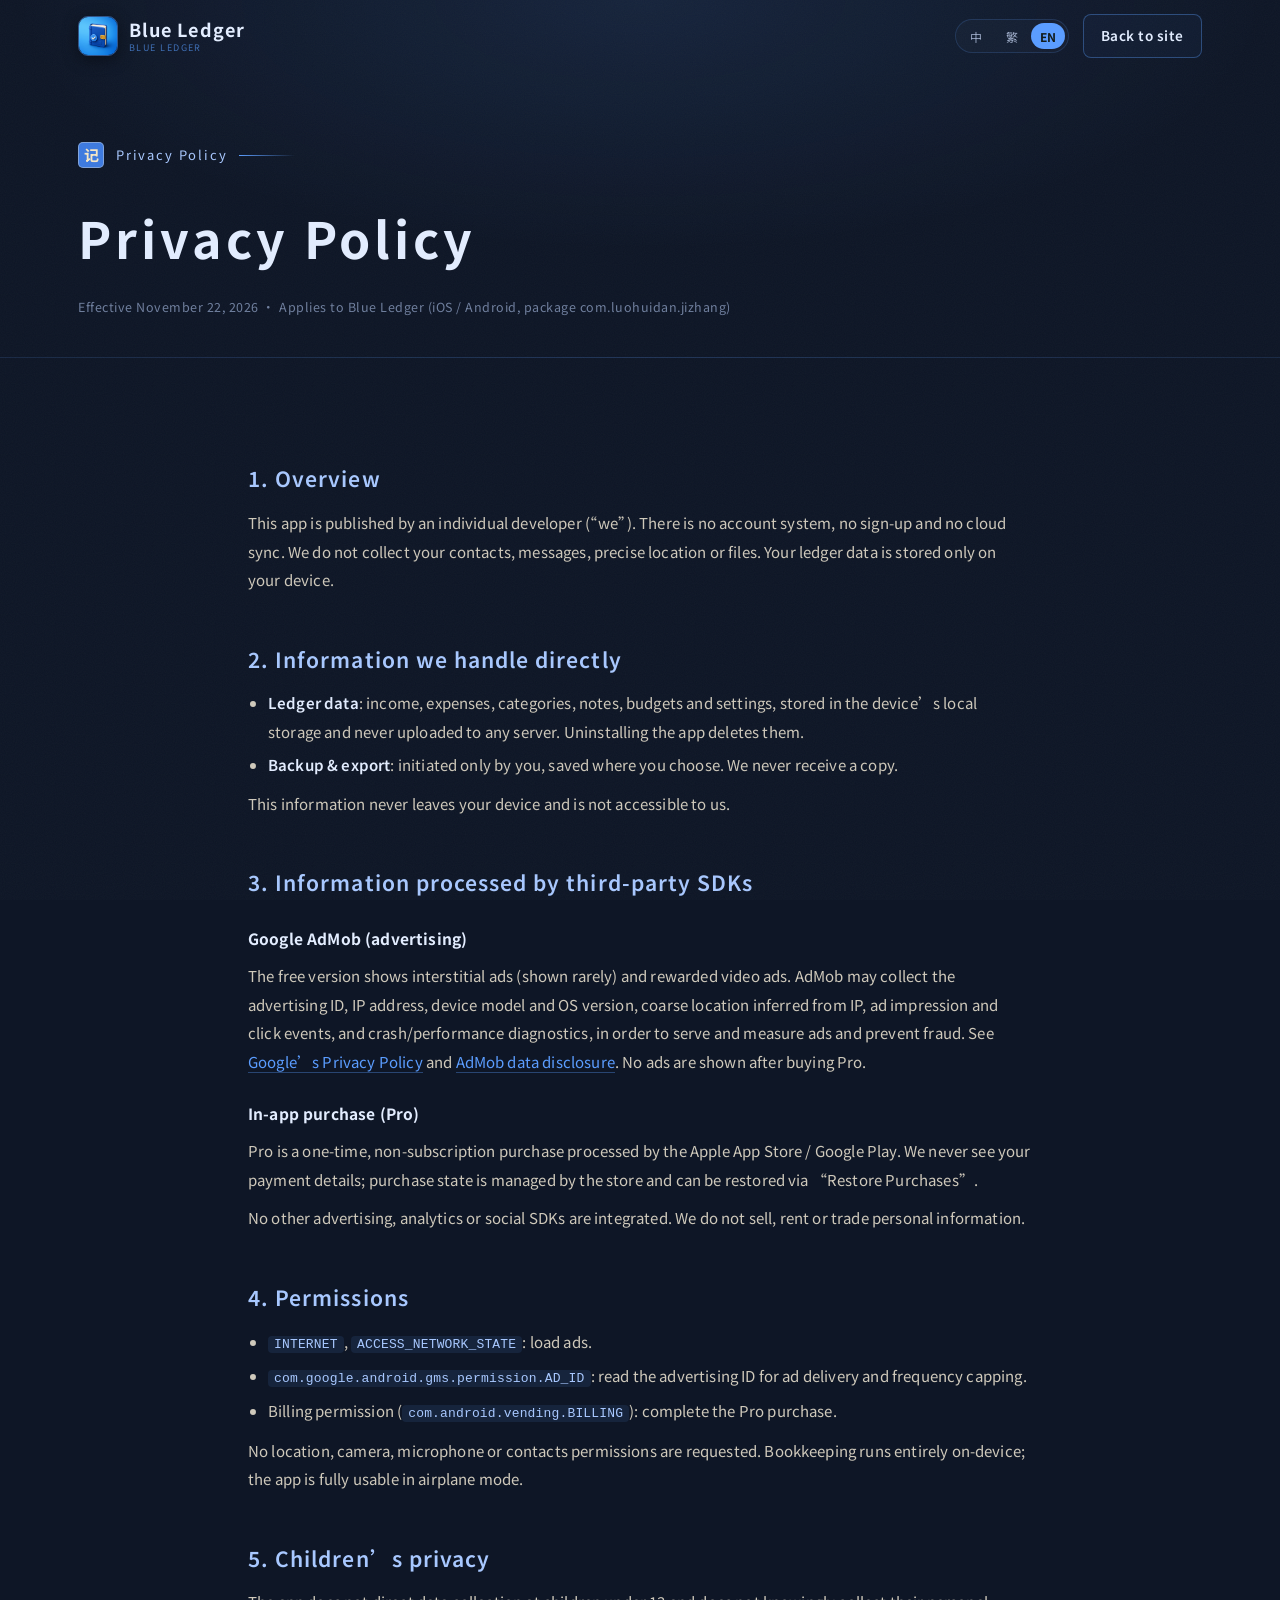
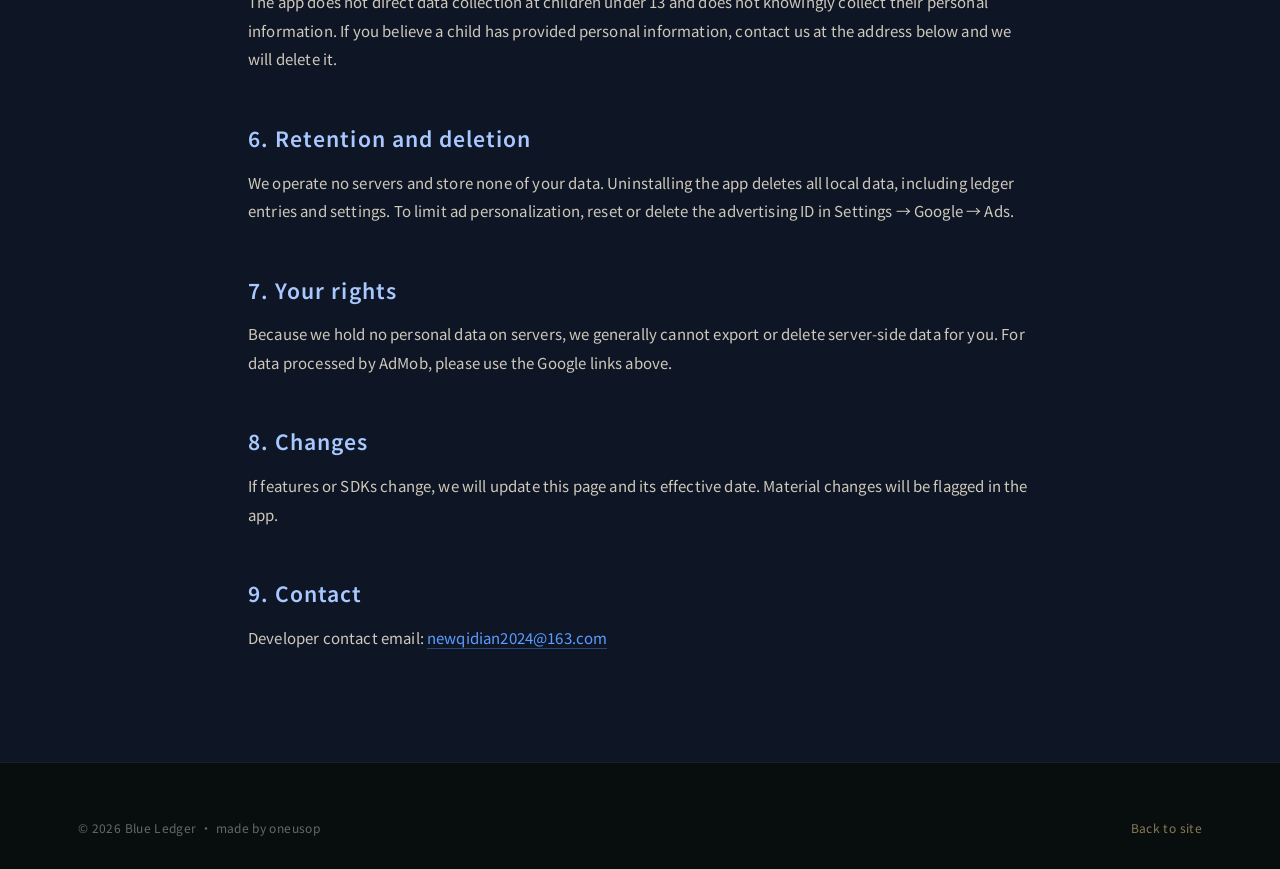
<file: blue-jizhang/privacy.html>
<!DOCTYPE html>
<html lang="zh-Hans">
<head>
<meta charset="utf-8">
<meta name="viewport" content="width=device-width, initial-scale=1">
<title>隐私政策 · 蓝色记账</title>
<meta name="description" content="蓝色记账隐私政策：无需注册，账目数据仅保存在本机；广告由 Google AdMob 提供，Pro 为一次性买断。">
<meta name="robots" content="noindex, nofollow, noarchive">
<meta name="googlebot" content="noindex, nofollow, noarchive">
<meta name="theme-color" content="#0e1626">
<link rel="canonical" href="https://nonloop.github.io/my-android-apps-website/blue-jizhang/privacy.html">
<link rel="alternate" hreflang="zh-Hans" href="https://nonloop.github.io/my-android-apps-website/blue-jizhang/privacy.html">
<link rel="alternate" hreflang="zh-Hant" href="https://nonloop.github.io/my-android-apps-website/blue-jizhang/privacy.html?lang=zh-Hant">
<link rel="alternate" hreflang="en" href="https://nonloop.github.io/my-android-apps-website/blue-jizhang/privacy.html?lang=en">
<link rel="alternate" hreflang="x-default" href="https://nonloop.github.io/my-android-apps-website/blue-jizhang/privacy.html">
<link rel="icon" type="image/png" href="assets/jizhang/icon.png">
<link rel="apple-touch-icon" href="assets/jizhang/icon.png">
<link rel="preconnect" href="https://fonts.googleapis.com">
<link rel="preconnect" href="https://fonts.gstatic.com" crossorigin>
<link href="https://fonts.googleapis.com/css2?family=Noto+Sans+SC:wght@300;400;500;700;900&display=swap" rel="stylesheet">
<link rel="stylesheet" href="../shared/site.css">
    <link rel="stylesheet" href="styles.css">
<script>
  (function () {
    var root = document.documentElement;
    root.classList.add('js');
    function norm(code) {
      if (!code) return null;
      code = String(code).toLowerCase();
      if (code === 'en') return 'en';
      if (code === 'zh' || code === 'zh-hans' || code === 'zh-cn') return 'zh';
      if (code === 'zh-hant' || code === 'zh-tw' || code === 'zh-hk' || code === 'zh-mo') return 'zh-Hant';
      return null;
    }
    var saved = null;
    try { saved = localStorage.getItem('bluejizhang_lang'); } catch (e) {}
    var lang = norm(saved);
    var q = null;
    try { q = new URLSearchParams(location.search).get('lang'); } catch (e) {}
    var qn = norm(q);
    if (qn) lang = qn;
    if (!lang) {
      var nav = (navigator.language || 'zh').toLowerCase();
      if (nav.indexOf('en') === 0) lang = 'en';
      else if (/zh-(hant|tw|hk|mo)/.test(nav)) lang = 'zh-Hant';
      else lang = 'zh';
    }
    root.setAttribute('lang', lang === 'en' ? 'en' : lang === 'zh-Hant' ? 'zh-Hant' : 'zh-Hans');
  })();
</script>
</head>
<body>
<a class="skip-link" href="#main" data-i18n="skip">跳到主要内容</a>

<header class="site-header is-scrolled" id="top">
  <div class="wrap header-inner">
    <a class="brand" href="index.html" aria-label="Blue Ledger">
      <img class="brand-icon" src="assets/jizhang/icon.png" alt="蓝色记账图标" width="40" height="40">
      <span class="brand-text">
        <strong data-i18n="brand">蓝色记账</strong>
        <small data-i18n="brandSub">BLUE LEDGER</small>
      </span>
    </a>
    <div class="header-actions" style="margin-left:auto">
      <div class="lang" role="group" aria-label="Language / 语言">
        <button type="button" data-set-lang="zh" class="is-on">中</button>
        <button type="button" data-set-lang="zh-Hant">繁</button>
        <button type="button" data-set-lang="en">EN</button>
      </div>
      <a class="btn btn-ghost btn-sm" href="index.html" data-i18n="backHome">返回官网</a>
    </div>
  </div>
</header>

<main id="main">
  <section class="policy-hero">
    <div class="wrap">
      <p class="eyebrow"><span class="seal">记</span><span data-i18n="privacyLink">隐私政策</span></p>
      <h1 data-i18n="privacyTitle">隐私政策</h1>
      <p class="meta" data-i18n="privacyMeta">生效日期：2026 年 11 月 22 日｜适用应用：蓝色记账（iOS / Android，包名 com.luohuidan.jizhang）</p>
    </div>
  </section>

  <div class="policy-wrap">
    <!-- 简体中文 -->
    <div class="policy" data-lang-block="zh">
      <h2>一、总则</h2>
      <p>本应用由个人开发者（下称“我们”）发布。我们不设账号体系，不要求注册登录，不提供云端同步，不收集你的通讯录、短信、精确位置或任何文件。你的账目数据仅保存在设备本地。</p>

      <h2>二、我们直接处理的信息</h2>
      <ul>
        <li><b>账目数据</b>：收入、支出、分类、备注、预算与设置等，保存在设备本地存储中，不上传任何服务器。卸载本应用即一并删除。</li>
        <li><b>备份与导出</b>：仅在你想用时由你主动发起，文件保存在你选择的位置，我们不接收副本。</li>
      </ul>
      <p>以上信息不会离开你的设备，我们无法读取。</p>

      <h2>三、第三方 SDK 处理的信息</h2>
      <h3>Google AdMob（广告）</h3>
      <p>免费版展示插屏广告（仅低概率出现）与激励视频广告。AdMob 可能收集并处理：广告标识符（Advertising ID）、IP 地址、设备型号与操作系统版本、粗略位置（由 IP 推断）、广告展示与点击记录、崩溃与性能诊断信息。用途为投放与衡量广告、防止欺诈。详见 <a href="https://policies.google.com/privacy" target="_blank" rel="noopener">Google 隐私政策</a> 与 <a href="https://support.google.com/admob/answer/6128543" target="_blank" rel="noopener">AdMob 数据披露</a>。购买 Pro 后不再展示任何广告。</p>
      <h3>应用内购买（Pro 高级版）</h3>
      <p>Pro 为一次性买断（非订阅），由 Apple App Store / Google Play 处理支付。我们无法访问你的支付信息，购买状态由应用商店管理，可通过商店的“恢复购买”还原。</p>
      <p>除上述 SDK 外，本应用不集成其他广告、统计或社交 SDK；不向第三方出售、出租或交换个人信息。</p>

      <h2>四、权限说明</h2>
      <ul>
        <li><code>INTERNET</code>、<code>ACCESS_NETWORK_STATE</code>：加载广告。</li>
        <li><code>com.google.android.gms.permission.AD_ID</code>：读取广告标识符，用于广告投放与频次控制。</li>
        <li>计费权限（<code>com.android.vending.BILLING</code>）：完成 Pro 买断购买。</li>
      </ul>
      <p>本应用不申请位置、相机、麦克风、通讯录等权限。记账功能完全运行在本地，飞行模式下可以正常记账。</p>

      <h2>五、儿童隐私</h2>
      <p>本应用不面向 13 岁以下儿童定向收集个人信息，也不会有意收集儿童的个人信息。若你认为儿童向我们提供了个人信息，请通过下方邮箱联系，我们会尽快删除。</p>

      <h2>六、数据保留与删除</h2>
      <p>我们不运营服务器，不保存你的任何数据。删除本应用即删除全部本地数据（包括账目与设置）。若要限制广告个性化，可在系统“设置 → Google → 广告”中重置或删除广告 ID。</p>

      <h2>七、你的权利</h2>
      <p>由于我们不持有你的个人数据，通常无法为你导出或删除服务器端数据。对 AdMob 所处理的数据，可通过上述 Google 链接行使权利。</p>

      <h2>八、政策更新</h2>
      <p>若功能或第三方 SDK 发生变化，我们会更新本页并修改生效日期。重大变更会在应用内提示。</p>

      <h2>九、联系我们</h2>
      <p>开发者联系邮箱：<a href="mailto:newqidian2024@163.com">newqidian2024@163.com</a></p>
    </div>

    <!-- 繁体中文 -->
    <div class="policy" data-lang-block="zh-Hant">
      <h2>一、總則</h2>
      <p>本應用由個人開發者（下稱“我們”）發布。我們不設帳號體系，不要求註冊登入，不提供雲端同步，不收集你的通訊錄、簡訊、精確位置或任何檔案。你的帳目資料僅儲存在裝置本地。</p>

      <h2>二、我們直接處理的資訊</h2>
      <ul>
        <li><b>帳目資料</b>：收入、支出、分類、備註、預算與設定等，儲存在裝置本地儲存中，不上傳任何伺服器。解除安裝本應用即一併刪除。</li>
        <li><b>備份與匯出</b>：僅在你想用時由你主動發起，檔案儲存在你選擇的位置，我們不接收副本。</li>
      </ul>
      <p>以上資訊不會離開你的裝置，我們無法讀取。</p>

      <h2>三、第三方 SDK 處理的資訊</h2>
      <h3>Google AdMob（廣告）</h3>
      <p>免費版展示插屏廣告（僅低機率出現）與激勵影片廣告。AdMob 可能收集並處理：廣告識別符號（Advertising ID）、IP 地址、裝置型號與作業系統版本、粗略位置（由 IP 推斷）、廣告展示與點選記錄、崩潰與效能診斷資訊。用途為投放與衡量廣告、防止欺詐。詳見 <a href="https://policies.google.com/privacy" target="_blank" rel="noopener">Google 隱私政策</a> 與 <a href="https://support.google.com/admob/answer/6128543" target="_blank" rel="noopener">AdMob 資料披露</a>。購買 Pro 後不再展示任何廣告。</p>
      <h3>應用內購買（Pro 進階版）</h3>
      <p>Pro 為一次性買斷（非訂閱），由 Apple App Store / Google Play 處理付款。我們無法存取你的付款資訊，購買狀態由應用商店管理，可透過商店的「恢復購買」還原。</p>
      <p>除上述 SDK 外，本應用不整合其他廣告、統計或社交 SDK；不向第三方出售、出租或交換個人資訊。</p>

      <h2>四、權限說明</h2>
      <ul>
        <li><code>INTERNET</code>、<code>ACCESS_NETWORK_STATE</code>：載入廣告。</li>
        <li><code>com.google.android.gms.permission.AD_ID</code>：讀取廣告識別符號，用於廣告投放與頻次控制。</li>
        <li>計費權限（<code>com.android.vending.BILLING</code>）：完成 Pro 買斷購買。</li>
      </ul>
      <p>本應用不申請位置、相機、麥克風、通訊錄等權限。記賬功能完全執行在本地，飛航模式下可以正常記賬。</p>

      <h2>五、兒童隱私</h2>
      <p>本應用不面向 13 歲以下兒童定向收集個人資訊，也不會有意收集兒童的個人資訊。若你認為兒童向我們提供了個人資訊，請通過下方郵箱聯絡，我們會盡快刪除。</p>

      <h2>六、資料保留與刪除</h2>
      <p>我們不運營伺服器，不儲存你的任何資料。刪除本應用即刪除全部本地資料（包括帳目與設定）。若要限制廣告個性化，可在系統「設定 → Google → 廣告」中重置或刪除廣告 ID。</p>

      <h2>七、你的權利</h2>
      <p>由於我們不持有你的個人資料，通常無法為你匯出或刪除伺服器端資料。對 AdMob 所處理的資料，可通過上述 Google 鏈接行使權利。</p>

      <h2>八、政策更新</h2>
      <p>若功能或第三方 SDK 發生變化，我們會更新本頁並修改生效日期。重大變更會在應用內提示。</p>

      <h2>九、聯絡我們</h2>
      <p>開發者聯絡郵箱：<a href="mailto:newqidian2024@163.com">newqidian2024@163.com</a></p>
    </div>

    <!-- English -->
    <div class="policy" data-lang-block="en">
      <h2>1. Overview</h2>
      <p>This app is published by an individual developer (“we”). There is no account system, no sign-up and no cloud sync. We do not collect your contacts, messages, precise location or files. Your ledger data is stored only on your device.</p>

      <h2>2. Information we handle directly</h2>
      <ul>
        <li><b>Ledger data</b>: income, expenses, categories, notes, budgets and settings, stored in the device’s local storage and never uploaded to any server. Uninstalling the app deletes them.</li>
        <li><b>Backup &amp; export</b>: initiated only by you, saved where you choose. We never receive a copy.</li>
      </ul>
      <p>This information never leaves your device and is not accessible to us.</p>

      <h2>3. Information processed by third-party SDKs</h2>
      <h3>Google AdMob (advertising)</h3>
      <p>The free version shows interstitial ads (shown rarely) and rewarded video ads. AdMob may collect the advertising ID, IP address, device model and OS version, coarse location inferred from IP, ad impression and click events, and crash/performance diagnostics, in order to serve and measure ads and prevent fraud. See <a href="https://policies.google.com/privacy" target="_blank" rel="noopener">Google’s Privacy Policy</a> and <a href="https://support.google.com/admob/answer/6128543" target="_blank" rel="noopener">AdMob data disclosure</a>. No ads are shown after buying Pro.</p>
      <h3>In-app purchase (Pro)</h3>
      <p>Pro is a one-time, non-subscription purchase processed by the Apple App Store / Google Play. We never see your payment details; purchase state is managed by the store and can be restored via “Restore Purchases”.</p>
      <p>No other advertising, analytics or social SDKs are integrated. We do not sell, rent or trade personal information.</p>

      <h2>4. Permissions</h2>
      <ul>
        <li><code>INTERNET</code>, <code>ACCESS_NETWORK_STATE</code>: load ads.</li>
        <li><code>com.google.android.gms.permission.AD_ID</code>: read the advertising ID for ad delivery and frequency capping.</li>
        <li>Billing permission (<code>com.android.vending.BILLING</code>): complete the Pro purchase.</li>
      </ul>
      <p>No location, camera, microphone or contacts permissions are requested. Bookkeeping runs entirely on-device; the app is fully usable in airplane mode.</p>

      <h2>5. Children’s privacy</h2>
      <p>The app does not direct data collection at children under 13 and does not knowingly collect their personal information. If you believe a child has provided personal information, contact us at the address below and we will delete it.</p>

      <h2>6. Retention and deletion</h2>
      <p>We operate no servers and store none of your data. Uninstalling the app deletes all local data, including ledger entries and settings. To limit ad personalization, reset or delete the advertising ID in Settings → Google → Ads.</p>

      <h2>7. Your rights</h2>
      <p>Because we hold no personal data on servers, we generally cannot export or delete server-side data for you. For data processed by AdMob, please use the Google links above.</p>

      <h2>8. Changes</h2>
      <p>If features or SDKs change, we will update this page and its effective date. Material changes will be flagged in the app.</p>

      <h2>9. Contact</h2>
      <p>Developer contact email: <a href="mailto:newqidian2024@163.com">newqidian2024@163.com</a></p>
    </div>
  </div>
</main>

<footer class="site-footer">
  <div class="wrap">
    <div class="footer-bottom" style="border-top:0;padding-top:0">
      <span>© <span id="year">2026</span> Blue Ledger · <span data-i18n="madeBy">由 oneusop 出品</span></span>
      <span><a href="index.html" data-i18n="backHome">返回官网</a></span>
    </div>
  </div>
</footer>

<script src="../shared/jquery-3.7.1.min.js" defer></script>
<script src="../shared/site.js" defer></script>
<script src="app.js" defer></script>
</body>
</html>
</file>
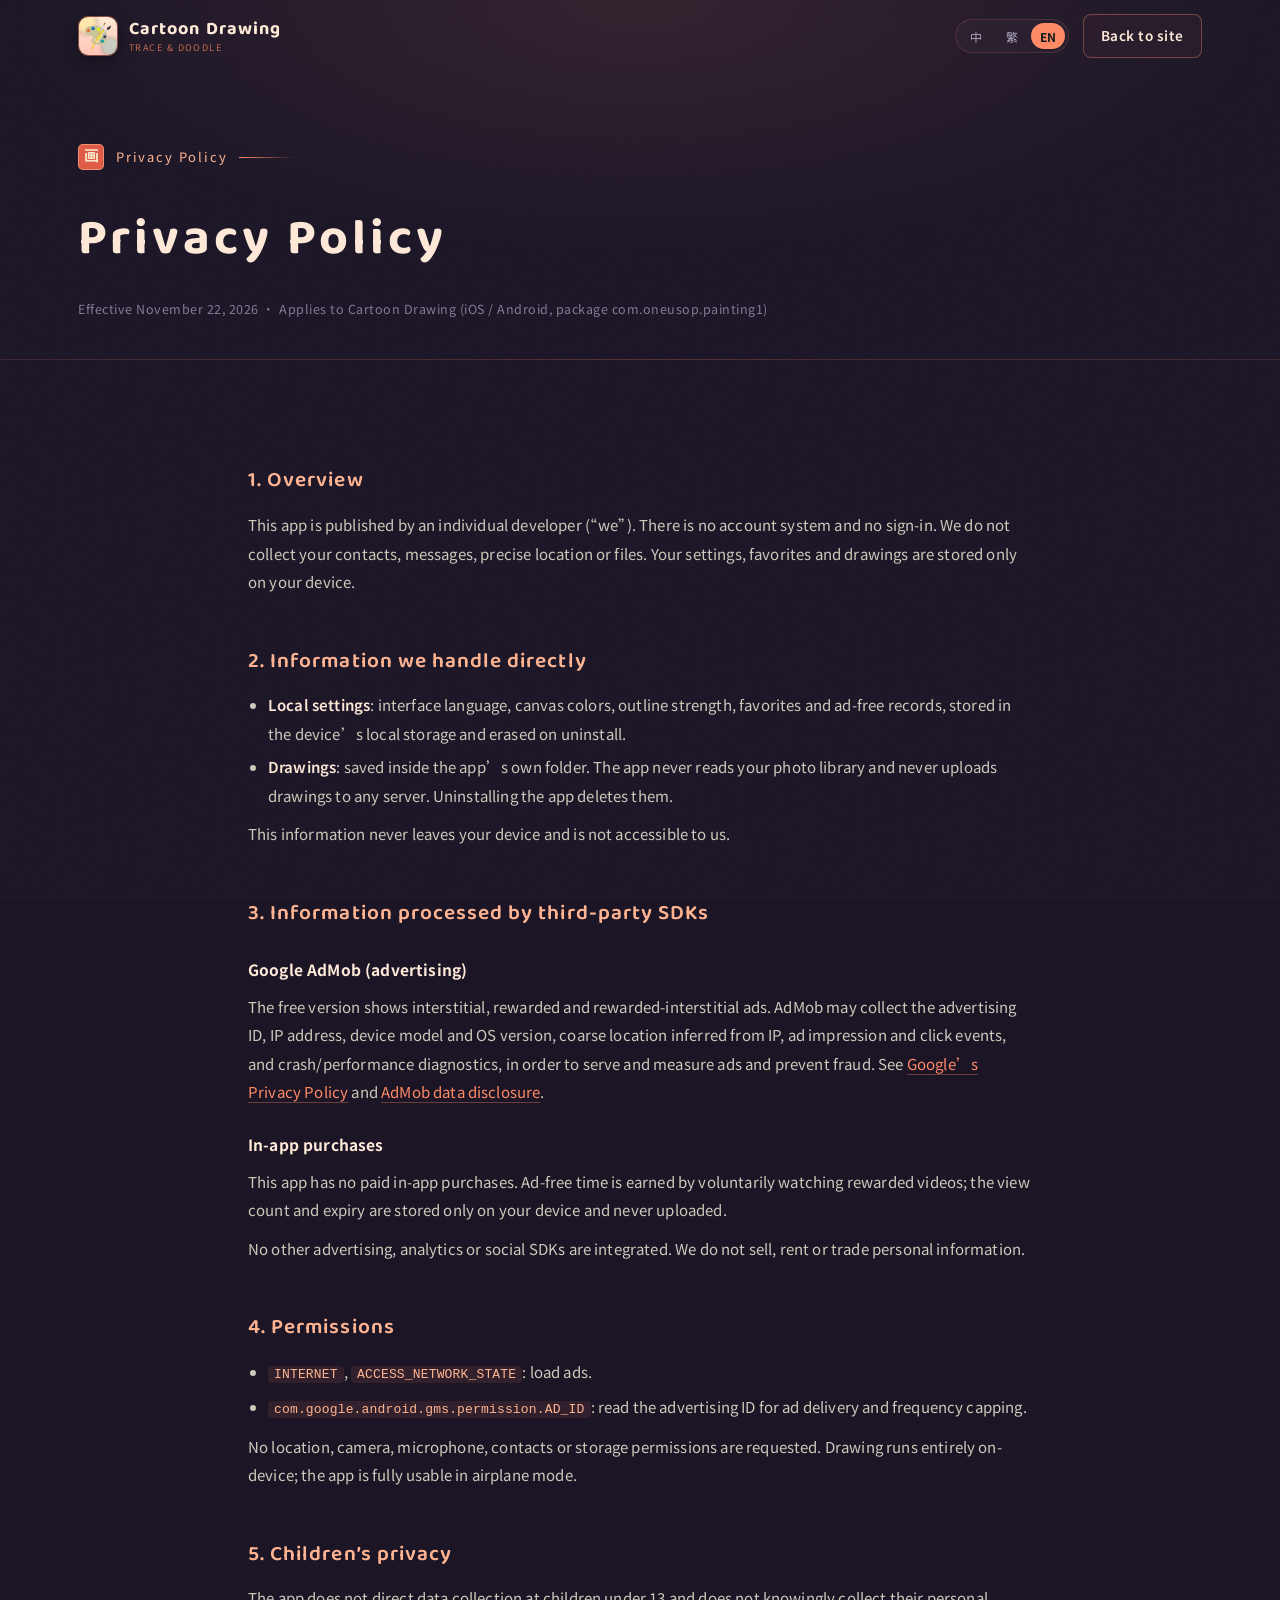
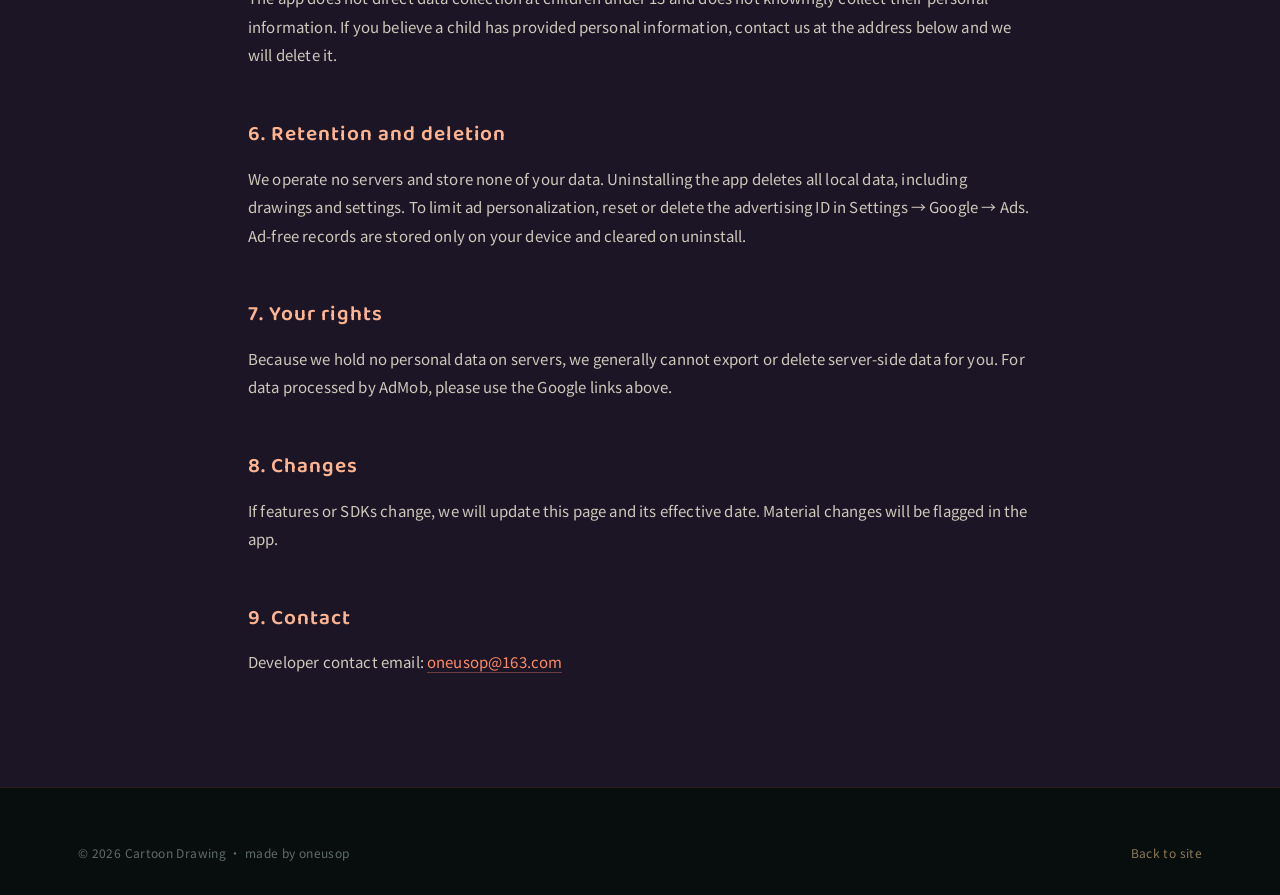
<file: cartoon-draw/privacy.html>
<!DOCTYPE html>
<html lang="zh-Hans">
<head>
<meta charset="utf-8">
<meta name="viewport" content="width=device-width, initial-scale=1">
<title>隐私政策 · 卡通绘画</title>
<meta name="description" content="卡通绘画隐私政策：不设账号、不读取相册，作品与设置仅保存在本机；广告由 Google AdMob 提供。">
<meta name="robots" content="noindex, nofollow, noarchive">
<meta name="googlebot" content="noindex, nofollow, noarchive">
<meta name="theme-color" content="#1b1526">
<link rel="canonical" href="https://nonloop.github.io/my-android-apps-website/cartoon-draw/privacy.html">
<link rel="alternate" hreflang="zh-Hans" href="https://nonloop.github.io/my-android-apps-website/cartoon-draw/privacy.html">
<link rel="alternate" hreflang="zh-Hant" href="https://nonloop.github.io/my-android-apps-website/cartoon-draw/privacy.html?lang=zh-Hant">
<link rel="alternate" hreflang="en" href="https://nonloop.github.io/my-android-apps-website/cartoon-draw/privacy.html?lang=en">
<link rel="alternate" hreflang="x-default" href="https://nonloop.github.io/my-android-apps-website/cartoon-draw/privacy.html">
<link rel="icon" type="image/png" href="assets/cartoon/icon.png">
<link rel="apple-touch-icon" href="assets/cartoon/icon.png">
<link rel="preconnect" href="https://fonts.googleapis.com">
<link rel="preconnect" href="https://fonts.gstatic.com" crossorigin>
<link href="https://fonts.googleapis.com/css2?family=Baloo+2:wght@600;700;800&family=Noto+Sans+SC:wght@300;400;500;700;900&display=swap" rel="stylesheet">
<link rel="stylesheet" href="../shared/site.css">
    <link rel="stylesheet" href="styles.css">
<script>
  (function () {
    var root = document.documentElement;
    root.classList.add('js');
    function norm(code) {
      if (!code) return null;
      code = String(code).toLowerCase();
      if (code === 'en') return 'en';
      if (code === 'zh' || code === 'zh-hans' || code === 'zh-cn') return 'zh';
      if (code === 'zh-hant' || code === 'zh-tw' || code === 'zh-hk' || code === 'zh-mo') return 'zh-Hant';
      return null;
    }
    var saved = null;
    try { saved = localStorage.getItem('cartoondraw_lang'); } catch (e) {}
    var lang = norm(saved);
    var q = null;
    try { q = new URLSearchParams(location.search).get('lang'); } catch (e) {}
    var qn = norm(q);
    if (qn) lang = qn;
    if (!lang) {
      var nav = (navigator.language || 'zh').toLowerCase();
      if (nav.indexOf('en') === 0) lang = 'en';
      else if (/zh-(hant|tw|hk|mo)/.test(nav)) lang = 'zh-Hant';
      else lang = 'zh';
    }
    root.setAttribute('lang', lang === 'en' ? 'en' : lang === 'zh-Hant' ? 'zh-Hant' : 'zh-Hans');
  })();
</script>
</head>
<body>
<a class="skip-link" href="#main" data-i18n="skip">跳到主要内容</a>

<header class="site-header is-scrolled" id="top">
  <div class="wrap header-inner">
    <a class="brand" href="index.html" aria-label="Cartoon Drawing">
      <img class="brand-icon" src="assets/cartoon/icon.png" alt="卡通绘画图标" width="40" height="40">
      <span class="brand-text">
        <strong data-i18n="brand">卡通绘画</strong>
        <small data-i18n="brandSub">CARTOON DRAWING</small>
      </span>
    </a>
    <div class="header-actions" style="margin-left:auto">
      <div class="lang" role="group" aria-label="Language / 语言">
        <button type="button" data-set-lang="zh" class="is-on">中</button>
        <button type="button" data-set-lang="zh-Hant">繁</button>
        <button type="button" data-set-lang="en">EN</button>
      </div>
      <a class="btn btn-ghost btn-sm" href="index.html" data-i18n="backHome">返回官网</a>
    </div>
  </div>
</header>

<main id="main">
  <section class="policy-hero">
    <div class="wrap">
      <p class="eyebrow"><span class="seal">画</span><span data-i18n="privacyLink">隐私政策</span></p>
      <h1 data-i18n="privacyTitle">隐私政策</h1>
      <p class="meta" data-i18n="privacyMeta">生效日期：2026 年 11 月 22 日｜适用应用：卡通绘画（iOS / Android，包名 com.oneusop.painting1）</p>
    </div>
  </section>

  <div class="policy-wrap">
    <!-- 简体中文 -->
    <div class="policy" data-lang-block="zh">
      <h2>一、总则</h2>
      <p>本应用由个人开发者（下称“我们”）发布。我们不设账号体系，不要求登录，不收集你的通讯录、短信、精确位置或任何文件。你在本应用中的设置、收藏与绘画作品仅保存在你的设备本地。</p>

      <h2>二、我们直接处理的信息</h2>
      <ul>
        <li><b>本地设置</b>：界面语言、画布配色、线稿浓淡、收藏与免广告记录等，保存在设备本地存储，卸载即删除。</li>
        <li><b>绘画作品</b>：保存在应用自己的目录中，不读取你的相册，不上传到任何服务器。卸载本应用即一并删除。</li>
      </ul>
      <p>以上信息不会离开你的设备，我们无法读取。</p>

      <h2>三、第三方 SDK 处理的信息</h2>
      <h3>Google AdMob（广告）</h3>
      <p>免费版展示插屏、激励视频与激励插屏广告。AdMob 可能收集并处理：广告标识符（Advertising ID）、IP 地址、设备型号与操作系统版本、粗略位置（由 IP 推断）、广告展示与点击记录、崩溃与性能诊断信息。用途为投放与衡量广告、防止欺诈。详见 <a href="https://policies.google.com/privacy" target="_blank" rel="noopener">Google 隐私政策</a> 与 <a href="https://support.google.com/admob/answer/6128543" target="_blank" rel="noopener">AdMob 数据披露</a>。</p>
      <h3>应用内购买</h3>
      <p>本应用不提供任何付费内购。免广告时长通过自愿观看激励视频获得，观看次数与到期时间仅保存在本机，不上传服务器。</p>
      <p>除上述 SDK 外，本应用不集成其他广告、统计或社交 SDK；不向第三方出售、出租或交换个人信息。</p>

      <h2>四、权限说明</h2>
      <ul>
        <li><code>INTERNET</code>、<code>ACCESS_NETWORK_STATE</code>：加载广告。</li>
        <li><code>com.google.android.gms.permission.AD_ID</code>：读取广告标识符，用于广告投放与频次控制。</li>
      </ul>
      <p>本应用不申请位置、相机、麦克风、通讯录、存储读写等权限。绘画功能完全运行在本地，飞行模式下可以正常画画。</p>

      <h2>五、儿童隐私</h2>
      <p>本应用不面向 13 岁以下儿童定向收集个人信息，也不会有意收集儿童的个人信息。若你认为儿童向我们提供了个人信息，请通过下方邮箱联系，我们会尽快删除。</p>

      <h2>六、数据保留与删除</h2>
      <p>我们不运营服务器，不保存你的任何数据。删除本应用即删除全部本地数据（包括作品与设置）。若要限制广告个性化，可在系统“设置 → Google → 广告”中重置或删除广告 ID；免广告记录仅保存在本机，卸载即清除。</p>

      <h2>七、你的权利</h2>
      <p>由于我们不持有你的个人数据，通常无法为你导出或删除服务器端数据。对 AdMob 所处理的数据，可通过上述 Google 链接行使权利。</p>

      <h2>八、政策更新</h2>
      <p>若功能或第三方 SDK 发生变化，我们会更新本页并修改生效日期。重大变更会在应用内提示。</p>

      <h2>九、联系我们</h2>
      <p>开发者联系邮箱：<a href="mailto:oneusop@163.com">oneusop@163.com</a></p>
    </div>

    <div class="policy" data-lang-block="zh-Hant">
      <h2>一、總則</h2>
      <p>本應用由個人開發者（下稱“我們”）發布。我們不設帳號體系，不要求登入，不收集你的通訊錄、簡訊、精確位置或任何檔案。你在本應用中的設定、收藏與繪畫作品僅儲存在你的裝置本地。</p>

      <h2>二、我們直接處理的資訊</h2>
      <ul>
        <li><b>本地設定</b>：介面語言、畫布配色、線稿濃淡、收藏與免廣告記錄等，儲存在裝置本地儲存，解除安裝即刪除。</li>
        <li><b>繪畫作品</b>：儲存在應用自己的目錄中，不讀取你的相簿，不上傳到任何伺服器。解除安裝本應用即一併刪除。</li>
      </ul>
      <p>以上資訊不會離開你的裝置，我們無法讀取。</p>

      <h2>三、第三方 SDK 處理的資訊</h2>
      <h3>Google AdMob（廣告）</h3>
      <p>免費版展示插屏、激勵影片與激勵插屏廣告。AdMob 可能收集並處理：廣告識別符號（Advertising ID）、IP 地址、裝置型號與作業系統版本、粗略位置（由 IP 推斷）、廣告展示與點選記錄、崩潰與效能診斷資訊。用途為投放與衡量廣告、防止欺詐。詳見 <a href="https://policies.google.com/privacy" target="_blank" rel="noopener">Google 隱私政策</a> 與 <a href="https://support.google.com/admob/answer/6128543" target="_blank" rel="noopener">AdMob 資料披露</a>。</p>
      <h3>應用內購買</h3>
      <p>本應用不提供任何付費內購。免廣告時長通過自願觀看激勵影片獲得，觀看次數與到期時間僅儲存在本機，不上傳伺服器。</p>
      <p>除上述 SDK 外，本應用不整合其他廣告、統計或社交 SDK；不向第三方出售、出租或交換個人資訊。</p>

      <h2>四、權限說明</h2>
      <ul>
        <li><code>INTERNET</code>、<code>ACCESS_NETWORK_STATE</code>：載入廣告。</li>
        <li><code>com.google.android.gms.permission.AD_ID</code>：讀取廣告識別符號，用於廣告投放與頻次控制。</li>
      </ul>
      <p>本應用不申請位置、相機、麥克風、通訊錄、儲存讀寫等權限。繪畫功能完全執行在本地，飛航模式下可以正常畫畫。</p>

      <h2>五、兒童隱私</h2>
      <p>本應用不面向 13 歲以下兒童定向收集個人資訊，也不會有意收集兒童的個人資訊。若你認為兒童向我們提供了個人資訊，請通過下方郵箱聯絡，我們會盡快刪除。</p>

      <h2>六、資料保留與刪除</h2>
      <p>我們不運營伺服器，不儲存你的任何資料。刪除本應用即刪除全部本地資料（包括作品與設定）。若要限制廣告個性化，可在系統“設定 → Google → 廣告”中重置或刪除廣告 ID；免廣告記錄僅儲存在本機，解除安裝即清除。</p>

      <h2>七、你的權利</h2>
      <p>由於我們不持有你的個人資料，通常無法為你匯出或刪除伺服器端資料。對 AdMob 所處理的資料，可通過上述 Google 鏈接行使權利。</p>

      <h2>八、政策更新</h2>
      <p>若功能或第三方 SDK 發生變化，我們會更新本頁並修改生效日期。重大變更會在應用內提示。</p>

      <h2>九、聯絡我們</h2>
      <p>開發者聯絡郵箱：<a href="mailto:oneusop@163.com">oneusop@163.com</a></p>
    </div>

    <!-- English -->
    <div class="policy" data-lang-block="en">
      <h2>1. Overview</h2>
      <p>This app is published by an individual developer (“we”). There is no account system and no sign-in. We do not collect your contacts, messages, precise location or files. Your settings, favorites and drawings are stored only on your device.</p>

      <h2>2. Information we handle directly</h2>
      <ul>
        <li><b>Local settings</b>: interface language, canvas colors, outline strength, favorites and ad-free records, stored in the device’s local storage and erased on uninstall.</li>
        <li><b>Drawings</b>: saved inside the app’s own folder. The app never reads your photo library and never uploads drawings to any server. Uninstalling the app deletes them.</li>
      </ul>
      <p>This information never leaves your device and is not accessible to us.</p>

      <h2>3. Information processed by third-party SDKs</h2>
      <h3>Google AdMob (advertising)</h3>
      <p>The free version shows interstitial, rewarded and rewarded-interstitial ads. AdMob may collect the advertising ID, IP address, device model and OS version, coarse location inferred from IP, ad impression and click events, and crash/performance diagnostics, in order to serve and measure ads and prevent fraud. See <a href="https://policies.google.com/privacy" target="_blank" rel="noopener">Google’s Privacy Policy</a> and <a href="https://support.google.com/admob/answer/6128543" target="_blank" rel="noopener">AdMob data disclosure</a>.</p>
      <h3>In-app purchases</h3>
      <p>This app has no paid in-app purchases. Ad-free time is earned by voluntarily watching rewarded videos; the view count and expiry are stored only on your device and never uploaded.</p>
      <p>No other advertising, analytics or social SDKs are integrated. We do not sell, rent or trade personal information.</p>

      <h2>4. Permissions</h2>
      <ul>
        <li><code>INTERNET</code>, <code>ACCESS_NETWORK_STATE</code>: load ads.</li>
        <li><code>com.google.android.gms.permission.AD_ID</code>: read the advertising ID for ad delivery and frequency capping.</li>
      </ul>
      <p>No location, camera, microphone, contacts or storage permissions are requested. Drawing runs entirely on-device; the app is fully usable in airplane mode.</p>

      <h2>5. Children’s privacy</h2>
      <p>The app does not direct data collection at children under 13 and does not knowingly collect their personal information. If you believe a child has provided personal information, contact us at the address below and we will delete it.</p>

      <h2>6. Retention and deletion</h2>
      <p>We operate no servers and store none of your data. Uninstalling the app deletes all local data, including drawings and settings. To limit ad personalization, reset or delete the advertising ID in Settings → Google → Ads. Ad-free records are stored only on your device and cleared on uninstall.</p>

      <h2>7. Your rights</h2>
      <p>Because we hold no personal data on servers, we generally cannot export or delete server-side data for you. For data processed by AdMob, please use the Google links above.</p>

      <h2>8. Changes</h2>
      <p>If features or SDKs change, we will update this page and its effective date. Material changes will be flagged in the app.</p>

      <h2>9. Contact</h2>
      <p>Developer contact email: <a href="mailto:oneusop@163.com">oneusop@163.com</a></p>
    </div>
  </div>
</main>

<footer class="site-footer">
  <div class="wrap">
    <div class="footer-bottom" style="border-top:0;padding-top:0">
      <span>© <span id="year">2026</span> Cartoon Drawing · <span data-i18n="madeBy">由 oneusop 出品</span></span>
      <span><a href="index.html" data-i18n="backHome">返回官网</a></span>
    </div>
  </div>
</footer>

<script src="../shared/jquery-3.7.1.min.js" defer></script>
<script src="../shared/site.js" defer></script>
<script src="app.js" defer></script>
</body>
</html>
</file>
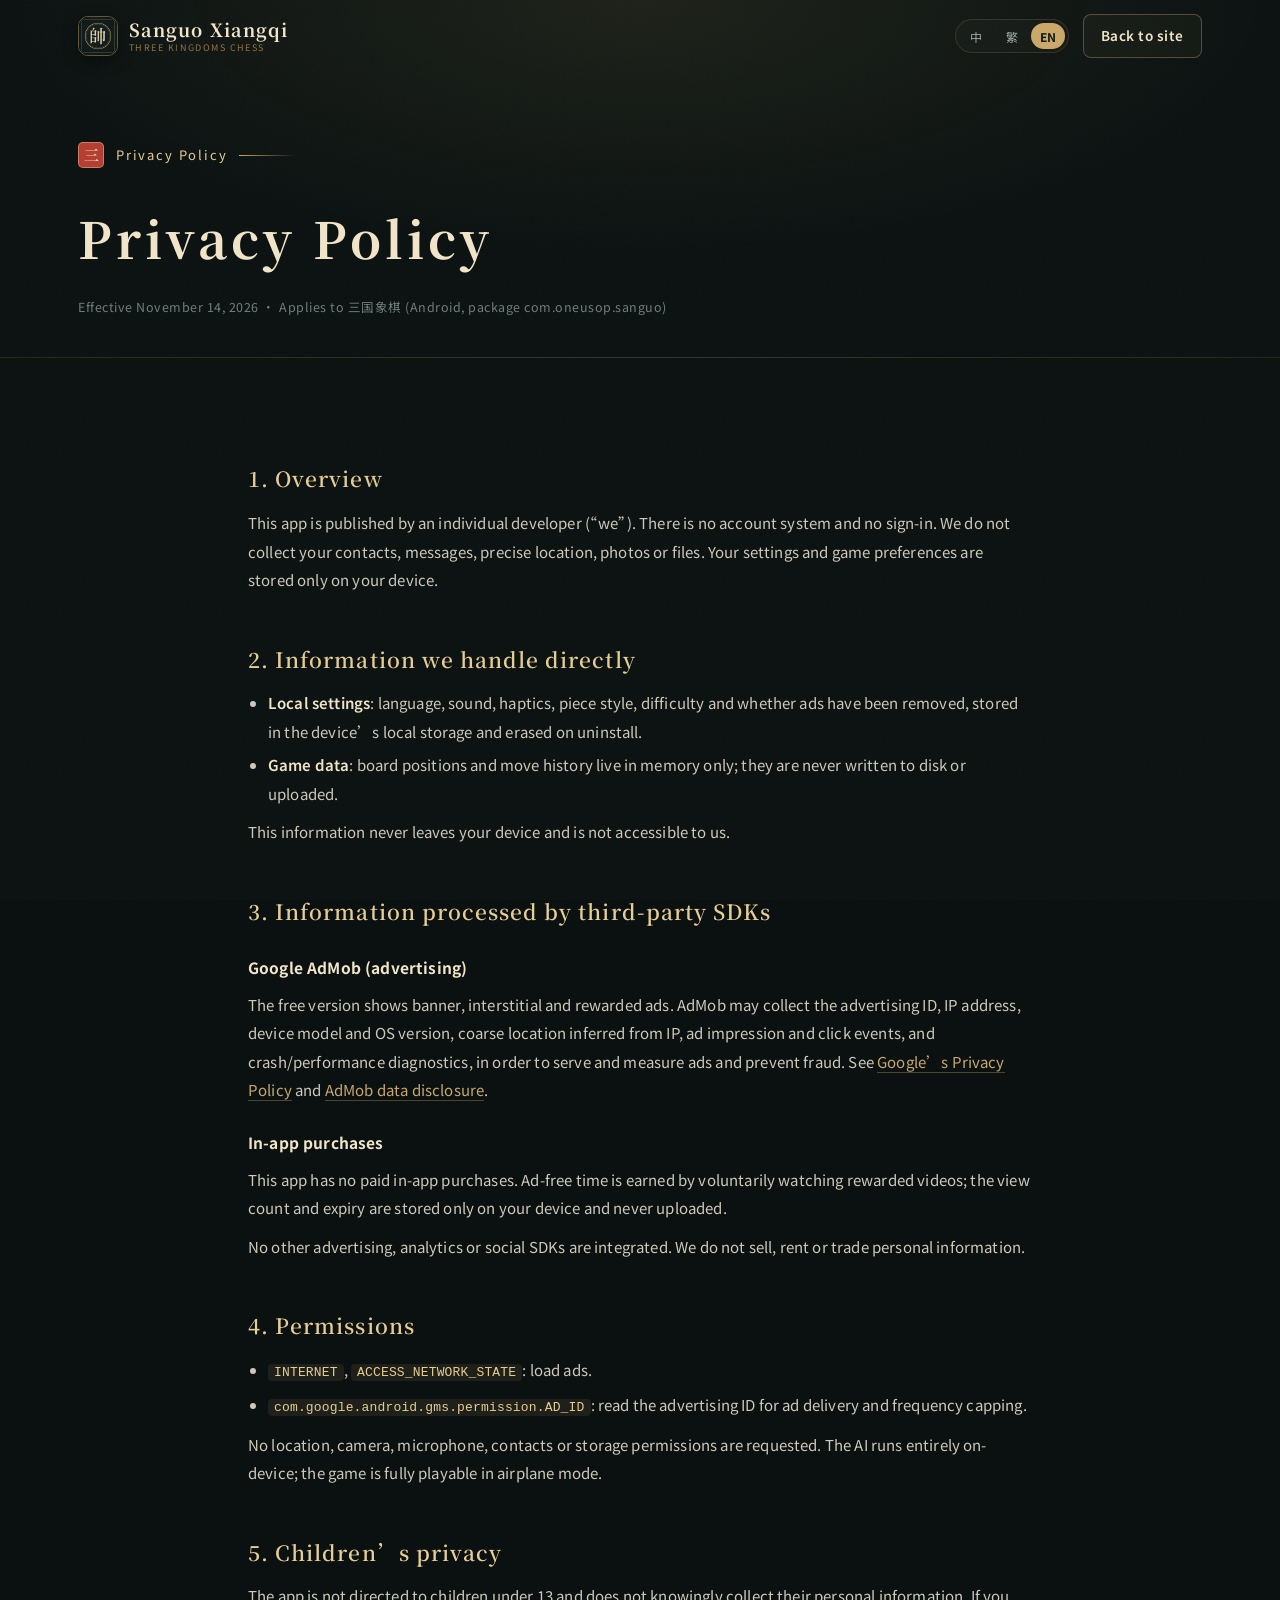
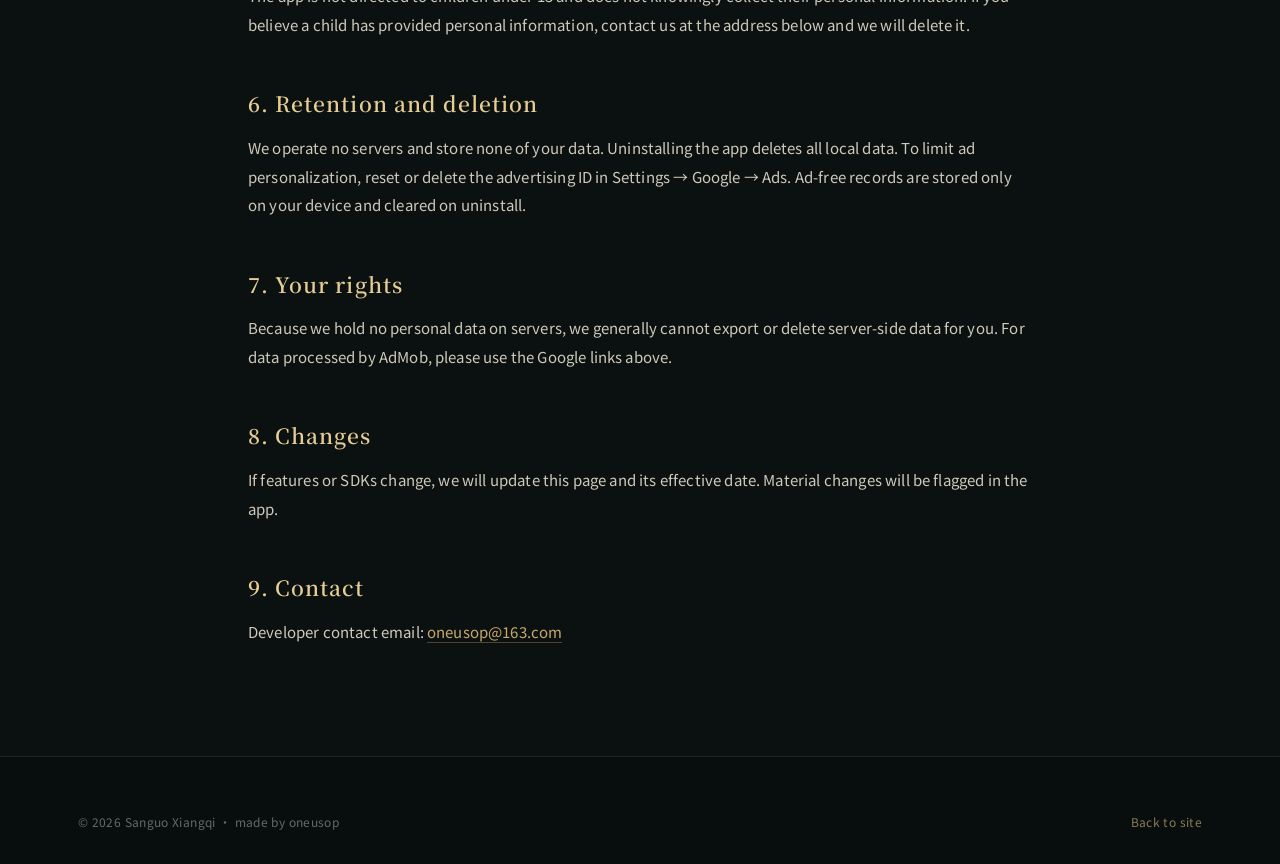
<file: sanguo/privacy.html>
<!DOCTYPE html>
<html lang="zh-Hans">
<head>
<meta charset="utf-8">
<meta name="viewport" content="width=device-width, initial-scale=1">
<title>隐私政策 · 三国象棋</title>
<meta name="description" content="三国象棋隐私政策：不设账号、不收集通讯录与位置，设置与进度仅保存在本机。">
<meta name="robots" content="noindex, nofollow, noarchive">
<meta name="googlebot" content="noindex, nofollow, noarchive">
<meta name="theme-color" content="#0a1110">
<link rel="canonical" href="https://oneusop.github.io/sanguo-xiangqi/privacy.html">
<link rel="alternate" hreflang="zh-Hans" href="https://oneusop.github.io/sanguo-xiangqi/privacy.html">
<link rel="alternate" hreflang="zh-Hant" href="https://oneusop.github.io/sanguo-xiangqi/privacy.html?lang=zh-Hant">
<link rel="alternate" hreflang="en" href="https://oneusop.github.io/sanguo-xiangqi/privacy.html?lang=en">
<link rel="alternate" hreflang="x-default" href="https://oneusop.github.io/sanguo-xiangqi/privacy.html">
<link rel="icon" type="image/png" href="assets/sanguo/app-icon.png">
<link rel="apple-touch-icon" href="assets/sanguo/app-icon.png">
<link rel="preconnect" href="https://fonts.googleapis.com">
<link rel="preconnect" href="https://fonts.gstatic.com" crossorigin>
<link href="https://fonts.googleapis.com/css2?family=Noto+Sans+SC:wght@300;400;500;700&family=Noto+Serif+SC:wght@400;600;700;900&display=swap" rel="stylesheet">
<link rel="stylesheet" href="../shared/site.css">
    <link rel="stylesheet" href="styles.css">
<script>
  (function () {
    var root = document.documentElement;
    root.classList.add('js');
    function norm(code) {
      if (!code) return null;
      code = String(code).toLowerCase();
      if (code === 'en') return 'en';
      if (code === 'zh' || code === 'zh-hans' || code === 'zh-cn') return 'zh';
      if (code === 'zh-hant' || code === 'zh-tw' || code === 'zh-hk' || code === 'zh-mo') return 'zh-Hant';
      return null;
    }
    var saved = null;
    try { saved = localStorage.getItem('sanguo_lang'); } catch (e) {}
    var lang = norm(saved);
    var q = null;
    try { q = new URLSearchParams(location.search).get('lang'); } catch (e) {}
    var qn = norm(q);
    if (qn) lang = qn;
    if (!lang) {
      var nav = (navigator.language || 'zh').toLowerCase();
      if (nav.indexOf('en') === 0) lang = 'en';
      else if (/zh-(hant|tw|hk|mo)/.test(nav)) lang = 'zh-Hant';
      else lang = 'zh';
    }
    root.setAttribute('lang', lang === 'en' ? 'en' : lang === 'zh-Hant' ? 'zh-Hant' : 'zh-Hans');
  })();
</script>
</head>
<body>
<a class="skip-link" href="#main" data-i18n="skip">跳到主要内容</a>

<header class="site-header is-scrolled" id="top">
  <div class="wrap header-inner">
    <a class="brand" href="index.html" aria-label="Sanguo Xiangqi">
      <img class="brand-icon" src="assets/sanguo/app-icon.png" alt="三国象棋图标" width="40" height="40">
      <span class="brand-text">
        <strong data-i18n="brand">三国象棋</strong>
        <small data-i18n="brandSub">SANGUO XIANGQI</small>
      </span>
    </a>
    <div class="header-actions" style="margin-left:auto">
      <div class="lang" role="group" aria-label="Language / 语言">
        <button type="button" data-set-lang="zh" class="is-on">中</button>
        <button type="button" data-set-lang="zh-Hant">繁</button>
        <button type="button" data-set-lang="en">EN</button>
      </div>
      <a class="btn btn-ghost btn-sm" href="index.html" data-i18n="backHome">返回官网</a>
    </div>
  </div>
</header>

<main id="main">
  <section class="policy-hero">
    <div class="wrap">
      <p class="eyebrow"><span class="seal">三</span><span data-i18n="privacyLink">隐私政策</span></p>
      <h1 data-i18n="privacyTitle">隐私政策</h1>
      <p class="meta" data-i18n="privacyMeta">生效日期：2026 年 11 月 14 日｜适用应用：三国象棋（Android，包名 com.oneusop.sanguo）</p>
    </div>
  </section>

  <div class="policy-wrap">
    <!-- 简体中文 -->
    <div class="policy" data-lang-block="zh">
      <h2>一、总则</h2>
      <p>本应用由个人开发者（下称“我们”）发布。我们不设账号体系，不要求登录，不收集你的通讯录、短信、精确位置、照片或任何文件。你在本应用中的设置、对局进度与偏好仅保存在你的设备本地。</p>

      <h2>二、我们直接处理的信息</h2>
      <ul>
        <li><b>本地设置</b>：语言、音效、触感、棋子外观、难度、是否已去广告等，保存在设备本地存储，卸载即删除。</li>
        <li><b>对局数据</b>：棋谱与局面只存在于运行内存中，不落盘、不上传。</li>
      </ul>
      <p>以上信息不会离开你的设备，我们无法读取。</p>

      <h2>三、第三方 SDK 处理的信息</h2>
      <h3>Google AdMob（广告）</h3>
      <p>免费版展示横幅、插屏与激励视频广告。AdMob 可能收集并处理：广告标识符（Advertising ID）、IP 地址、设备型号与操作系统版本、粗略位置（由 IP 推断）、广告展示与点击记录、崩溃与性能诊断信息。用途为投放与衡量广告、防止欺诈。详见 <a href="https://policies.google.com/privacy" target="_blank" rel="noopener">Google 隐私政策</a> 与 <a href="https://support.google.com/admob/answer/6128543" target="_blank" rel="noopener">AdMob 数据披露</a>。</p>
      <h3>应用内购买</h3>
      <p>本应用不提供任何付费内购。免广告时长通过自愿观看激励视频获得，观看次数与到期时间仅保存在本机，不上传服务器。</p>
      <p>除上述 SDK 外，本应用不集成其他广告、统计或社交 SDK；不向第三方出售、出租或交换个人信息。</p>

      <h2>四、权限说明</h2>
      <ul>
        <li><code>INTERNET</code>、<code>ACCESS_NETWORK_STATE</code>：加载广告。</li>
        <li><code>com.google.android.gms.permission.AD_ID</code>：读取广告标识符，用于广告投放与频次控制。</li>
      </ul>
      <p>本应用不申请位置、相机、麦克风、通讯录、存储读写等权限。对局 AI 完全运行在本地，飞行模式下可正常游玩。</p>

      <h2>五、儿童隐私</h2>
      <p>本应用不面向 13 岁以下儿童设计，也不会有意收集儿童的个人信息。若你认为儿童向我们提供了个人信息，请通过下方邮箱联系，我们会尽快删除。</p>

      <h2>六、数据保留与删除</h2>
      <p>我们不运营服务器，不保存你的任何数据。删除本应用即删除全部本地数据。若要限制广告个性化，可在系统“设置 → Google → 广告”中重置或删除广告 ID；免广告记录仅保存在本机，卸载即清除。</p>

      <h2>七、你的权利</h2>
      <p>由于我们不持有你的个人数据，通常无法为你导出或删除服务器端数据。对 AdMob 所处理的数据，可通过上述 Google 链接行使权利。</p>

      <h2>八、政策更新</h2>
      <p>若功能或第三方 SDK 发生变化，我们会更新本页并修改生效日期。重大变更会在应用内提示。</p>

      <h2>九、联系我们</h2>
      <p>开发者联系邮箱：<a href="mailto:oneusop@163.com">oneusop@163.com</a></p>
    </div>

    <div class="policy" data-lang-block="zh-Hant">
      <h2>一、總則</h2>
      <p>本應用由個人開發者（下稱“我們”）發布。我們不設帳號體系，不要求登入，不收集你的通訊錄、簡訊、精確位置、照片或任何檔案。你在本應用中的設定、對局進度與偏好僅儲存在你的裝置本地。</p>

      <h2>二、我們直接處理的資訊</h2>
      <ul>
        <li><b>本地設定</b>：語言、音效、觸感、棋子外觀、難度、是否已去廣告等，儲存在裝置本地儲存，解除安裝即刪除。</li>
        <li><b>對局資料</b>：棋譜與局面只存在於執行記憶體中，不落盤、不上傳。</li>
      </ul>
      <p>以上資訊不會離開你的裝置，我們無法讀取。</p>

      <h2>三、第三方 SDK 處理的資訊</h2>
      <h3>Google AdMob（廣告）</h3>
      <p>免費版展示橫幅、插屏與激勵影片廣告。AdMob 可能收集並處理：廣告識別符號（Advertising ID）、IP 地址、裝置型號與作業系統版本、粗略位置（由 IP 推斷）、廣告展示與點選記錄、崩潰與效能診斷資訊。用途為投放與衡量廣告、防止欺詐。詳見 <a href="https://policies.google.com/privacy" target="_blank" rel="noopener">Google 隱私政策</a> 與 <a href="https://support.google.com/admob/answer/6128543" target="_blank" rel="noopener">AdMob 資料披露</a>。</p>
      <h3>應用內購買</h3>
      <p>本應用不提供任何付費內購。免廣告時長通過自願觀看激勵影片獲得，觀看次數與到期時間僅儲存在本機，不上傳伺服器。</p>
      <p>除上述 SDK 外，本應用不整合其他廣告、統計或社交 SDK；不向第三方出售、出租或交換個人資訊。</p>

      <h2>四、權限說明</h2>
      <ul>
        <li><code>INTERNET</code>、<code>ACCESS_NETWORK_STATE</code>：載入廣告。</li>
        <li><code>com.google.android.gms.permission.AD_ID</code>：讀取廣告識別符號，用於廣告投放與頻次控制。</li>
      </ul>
      <p>本應用不申請位置、相機、麥克風、通訊錄、儲存讀寫等權限。對局 AI 完全執行在本地，飛航模式下可正常遊玩。</p>

      <h2>五、兒童隱私</h2>
      <p>本應用不面向 13 歲以下兒童設計，也不會有意收集兒童的個人資訊。若你認為兒童向我們提供了個人資訊，請通過下方郵箱聯絡，我們會盡快刪除。</p>

      <h2>六、資料保留與刪除</h2>
      <p>我們不運營伺服器，不儲存你的任何資料。刪除本應用即刪除全部本地資料。若要限制廣告個性化，可在系統“設定 → Google → 廣告”中重置或刪除廣告 ID；免廣告記錄僅儲存在本機，解除安裝即清除。</p>

      <h2>七、你的權利</h2>
      <p>由於我們不持有你的個人資料，通常無法為你匯出或刪除伺服器端資料。對 AdMob 所處理的資料，可通過上述 Google 連結行使權利。</p>

      <h2>八、政策更新</h2>
      <p>若功能或第三方 SDK 發生變化，我們會更新本頁並修改生效日期。重大變更會在應用內提示。</p>

      <h2>九、聯絡我們</h2>
      <p>開發者聯絡郵箱：<a href="mailto:oneusop@163.com">oneusop@163.com</a></p>
    </div>

    <!-- English -->
    <div class="policy" data-lang-block="en">
      <h2>1. Overview</h2>
      <p>This app is published by an individual developer (“we”). There is no account system and no sign-in. We do not collect your contacts, messages, precise location, photos or files. Your settings and game preferences are stored only on your device.</p>

      <h2>2. Information we handle directly</h2>
      <ul>
        <li><b>Local settings</b>: language, sound, haptics, piece style, difficulty and whether ads have been removed, stored in the device’s local storage and erased on uninstall.</li>
        <li><b>Game data</b>: board positions and move history live in memory only; they are never written to disk or uploaded.</li>
      </ul>
      <p>This information never leaves your device and is not accessible to us.</p>

      <h2>3. Information processed by third-party SDKs</h2>
      <h3>Google AdMob (advertising)</h3>
      <p>The free version shows banner, interstitial and rewarded ads. AdMob may collect the advertising ID, IP address, device model and OS version, coarse location inferred from IP, ad impression and click events, and crash/performance diagnostics, in order to serve and measure ads and prevent fraud. See <a href="https://policies.google.com/privacy" target="_blank" rel="noopener">Google’s Privacy Policy</a> and <a href="https://support.google.com/admob/answer/6128543" target="_blank" rel="noopener">AdMob data disclosure</a>.</p>
      <h3>In-app purchases</h3>
      <p>This app has no paid in-app purchases. Ad-free time is earned by voluntarily watching rewarded videos; the view count and expiry are stored only on your device and never uploaded.</p>
      <p>No other advertising, analytics or social SDKs are integrated. We do not sell, rent or trade personal information.</p>

      <h2>4. Permissions</h2>
      <ul>
        <li><code>INTERNET</code>, <code>ACCESS_NETWORK_STATE</code>: load ads.</li>
        <li><code>com.google.android.gms.permission.AD_ID</code>: read the advertising ID for ad delivery and frequency capping.</li>
      </ul>
      <p>No location, camera, microphone, contacts or storage permissions are requested. The AI runs entirely on-device; the game is fully playable in airplane mode.</p>

      <h2>5. Children’s privacy</h2>
      <p>The app is not directed to children under 13 and does not knowingly collect their personal information. If you believe a child has provided personal information, contact us at the address below and we will delete it.</p>

      <h2>6. Retention and deletion</h2>
      <p>We operate no servers and store none of your data. Uninstalling the app deletes all local data. To limit ad personalization, reset or delete the advertising ID in Settings → Google → Ads. Ad-free records are stored only on your device and cleared on uninstall.</p>

      <h2>7. Your rights</h2>
      <p>Because we hold no personal data on servers, we generally cannot export or delete server-side data for you. For data processed by AdMob, please use the Google links above.</p>

      <h2>8. Changes</h2>
      <p>If features or SDKs change, we will update this page and its effective date. Material changes will be flagged in the app.</p>

      <h2>9. Contact</h2>
      <p>Developer contact email: <a href="mailto:oneusop@163.com">oneusop@163.com</a></p>
    </div>
  </div>
</main>

<footer class="site-footer">
  <div class="wrap">
    <div class="footer-bottom" style="border-top:0;padding-top:0">
      <span>© <span id="year">2026</span> Sanguo Xiangqi · <span data-i18n="madeBy">由 oneusop 出品</span></span>
      <span><a href="index.html" data-i18n="backHome">返回官网</a></span>
    </div>
  </div>
</footer>

<script src="../shared/jquery-3.7.1.min.js" defer></script>
<script src="../shared/site.js" defer></script>
<script src="app.js" defer></script>
</body>
</html>
</file>
<file: shared/site.css>
/* ==========================================================================
   App landing sites — shared stylesheet
   Colors come from theme tokens (--c-*) defined by each site's styles.css.
   ========================================================================== */

:root {
  --bg: var(--c-bg);
  --bg-soft: var(--c-bg-2);
  --panel: var(--c-panel);
  --panel-2: var(--c-panel-2);
  --gold: var(--c-accent);
  --gold-2: var(--c-accent-soft);
  --gold-3: var(--c-accent-deep);
  --cream: var(--c-cream);
  --text: var(--c-paper);
  --muted: var(--c-muted);
  --faint: var(--c-muted-2);
  --line: rgba(var(--c-accent-rgb), 0.18);
  --line-strong: rgba(var(--c-accent-rgb), 0.36);
  --red: var(--c-red);
  --paper: var(--c-accent-faint);
  --serif: "Noto Serif SC", "Songti SC", "STSong", "Noto Serif CJK SC", serif;
  --sans: "Noto Sans SC", -apple-system, BlinkMacSystemFont, "PingFang SC",
    "Hiragino Sans GB", "Microsoft YaHei", sans-serif;
  --wrap: 1180px;
  --radius: 18px;
  --ease: cubic-bezier(0.22, 0.61, 0.36, 1);
}

*,
*::before,
*::after {
  box-sizing: border-box;
}

html {
  scroll-behavior: auto;
  -webkit-text-size-adjust: 100%;
}

body {
  margin: 0;
  background: var(--bg);
  color: var(--text);
  font-family: var(--sans);
  font-size: 16px;
  line-height: 1.75;
  letter-spacing: 0.01em;
  overflow-x: hidden;
  -webkit-font-smoothing: antialiased;
}

body::before {
  content: "";
  position: fixed;
  inset: 0;
  z-index: 1;
  pointer-events: none;
  opacity: 0.035;
  background-image: url("data:image/svg+xml;utf8,<svg xmlns='http://www.w3.org/2000/svg' width='160' height='160'><filter id='n'><feTurbulence type='fractalNoise' baseFrequency='0.9' numOctaves='2'/></filter><rect width='160' height='160' filter='url(%23n)'/></svg>");
}

img {
  max-width: 100%;
  display: block;
}

a {
  color: inherit;
  text-decoration: none;
}

button {
  font: inherit;
  color: inherit;
  background: none;
  border: 0;
  cursor: pointer;
}

::selection {
  background: rgba(var(--c-accent-rgb), 0.35);
  color: #fff;
}

:focus-visible {
  outline: 2px solid var(--gold-2);
  outline-offset: 3px;
}

.skip-link {
  position: fixed;
  top: -60px;
  left: 16px;
  z-index: 200;
  padding: 10px 18px;
  background: var(--gold);
  color: var(--c-bg-alt);
  border-radius: 8px;
  font-weight: 700;
  transition: top 0.2s;
}

.skip-link:focus {
  top: 12px;
}

.wrap {
  width: 100%;
  max-width: var(--wrap);
  margin: 0 auto;
  padding: 0 28px;
}

/* ------------------------------ header ---------------------------------- */

.site-header {
  position: fixed;
  top: 0;
  left: 0;
  right: 0;
  z-index: 100;
  border-bottom: 1px solid transparent;
  transition: background 0.3s, border-color 0.3s, backdrop-filter 0.3s;
}

.site-header.is-scrolled {
  background: rgba(var(--c-deep-rgb), 0.82);
  backdrop-filter: blur(16px);
  -webkit-backdrop-filter: blur(16px);
  border-bottom-color: rgba(var(--c-accent-rgb), 0.14);
}

.header-inner {
  display: flex;
  align-items: center;
  gap: 28px;
  height: 72px;
}

.brand {
  display: inline-flex;
  align-items: center;
  gap: 11px;
  flex-shrink: 0;
}

.brand-icon {
  width: 40px;
  height: 40px;
  border-radius: 10px;
  border: 1px solid rgba(var(--c-accent-rgb), 0.45);
  box-shadow: 0 4px 16px rgba(0, 0, 0, 0.4);
}

.brand-text {
  display: flex;
  flex-direction: column;
  line-height: 1.15;
}

.brand-text strong {
  font-family: var(--serif);
  font-size: 18px;
  font-weight: 700;
  letter-spacing: 0.14em;
  color: var(--cream);
}

.brand-text small {
  font-size: 9px;
  letter-spacing: 0.28em;
  color: var(--gold-3);
  margin-top: 3px;
}

.nav {
  display: flex;
  align-items: center;
  gap: 30px;
  margin-left: auto;
  font-size: 14.5px;
  color: var(--muted);
}

.nav a {
  position: relative;
  padding: 6px 0;
  transition: color 0.2s;
}

.nav a::after {
  content: "";
  position: absolute;
  left: 0;
  right: 100%;
  bottom: 0;
  height: 1px;
  background: var(--gold);
  transition: right 0.3s var(--ease);
}

.nav a:hover {
  color: var(--gold-2);
}

.nav a:hover::after {
  right: 0;
}

.header-actions {
  display: flex;
  align-items: center;
  gap: 14px;
  flex-shrink: 0;
}

.lang {
  display: inline-flex;
  padding: 3px;
  gap: 2px;
  border: 1px solid var(--line);
  border-radius: 999px;
  background: rgba(255, 255, 255, 0.02);
}

.lang button {
  min-width: 34px;
  height: 26px;
  padding: 0 7px;
  border-radius: 999px;
  font-size: 12px;
  color: var(--muted);
  transition: background 0.2s, color 0.2s;
}

.lang button.is-on {
  background: var(--gold);
  color: #121b19;
  font-weight: 700;
}

.menu-btn {
  display: none;
  width: 40px;
  height: 40px;
  border: 1px solid var(--line);
  border-radius: 10px;
  padding: 10px;
  flex-direction: column;
  justify-content: center;
  gap: 5px;
}

.menu-btn span {
  display: block;
  height: 1.5px;
  background: var(--gold-2);
  transition: transform 0.25s, opacity 0.25s;
}

.menu-btn[aria-expanded="true"] span:nth-child(1) {
  transform: translateY(6.5px) rotate(45deg);
}

.menu-btn[aria-expanded="true"] span:nth-child(2) {
  opacity: 0;
}

.menu-btn[aria-expanded="true"] span:nth-child(3) {
  transform: translateY(-6.5px) rotate(-45deg);
}

/* ------------------------------- buttons -------------------------------- */

.btn {
  display: inline-flex;
  align-items: center;
  justify-content: center;
  gap: 9px;
  padding: 14px 26px;
  border-radius: 10px;
  font-weight: 600;
  font-size: 15px;
  letter-spacing: 0.04em;
  border: 1px solid transparent;
  transition: transform 0.25s var(--ease), box-shadow 0.25s, background 0.25s,
    border-color 0.25s, color 0.25s;
  cursor: pointer;
  white-space: nowrap;
}

.btn-sm {
  padding: 9px 17px;
  font-size: 13.5px;
  border-radius: 8px;
}

.btn-gold {
  background: linear-gradient(135deg, #e8d19c 0%, var(--c-accent) 55%, #b08c4c 100%);
  color: #171f1c;
  box-shadow: 0 10px 30px rgba(var(--c-accent-rgb), 0.18),
    inset 0 1px 0 rgba(255, 255, 255, 0.5);
}

.btn-gold:hover {
  transform: translateY(-2px);
  box-shadow: 0 16px 38px rgba(var(--c-accent-rgb), 0.32),
    inset 0 1px 0 rgba(255, 255, 255, 0.55);
}

.btn-ghost {
  border-color: var(--line-strong);
  color: var(--cream);
  background: rgba(var(--c-accent-rgb), 0.04);
}

.btn-ghost:hover {
  border-color: var(--gold);
  background: rgba(var(--c-accent-rgb), 0.1);
  transform: translateY(-2px);
}

.play-btn svg {
  width: 20px;
  height: 20px;
  flex-shrink: 0;
}

/* -------------------------------- hero ---------------------------------- */

.hero {
  position: relative;
  padding: 152px 0 48px;
  overflow: hidden;
  isolation: isolate;
}

.hero-bg {
  position: absolute;
  inset: 0;
  z-index: -1;
  overflow: hidden;
}

.hero-bg .grid {
  position: absolute;
  inset: -10% -10% 0;
  background-image: linear-gradient(rgba(var(--c-accent-rgb), 0.09) 1px, transparent 1px),
    linear-gradient(90deg, rgba(var(--c-accent-rgb), 0.09) 1px, transparent 1px);
  background-size: 72px 72px;
  mask-image: radial-gradient(ellipse 70% 58% at 62% 38%, #000 10%, transparent 72%);
  -webkit-mask-image: radial-gradient(ellipse 70% 58% at 62% 38%, #000 10%, transparent 72%);
  opacity: 0.55;
}

.hero-bg .glow {
  position: absolute;
  border-radius: 50%;
  filter: blur(90px);
  opacity: 0.42;
}

.hero-bg .g1 {
  width: 560px;
  height: 560px;
  right: 4%;
  top: 4%;
  background: radial-gradient(circle, rgba(var(--c-accent-rgb), 0.5), transparent 68%);
}

.hero-bg .g2 {
  width: 520px;
  height: 520px;
  left: -8%;
  bottom: -10%;
  background: radial-gradient(circle, rgba(var(--c-glow-rgb), 0.38), transparent 70%);
}

.hero-bg .glyph {
  position: absolute;
  right: -3%;
  bottom: -16%;
  font-family: var(--serif);
  font-weight: 900;
  font-size: clamp(320px, 46vw, 720px);
  line-height: 1;
  color: rgba(var(--c-accent-rgb), 0.045);
  user-select: none;
}

.hero-inner {
  display: grid;
  grid-template-columns: 1.02fr 0.98fr;
  align-items: center;
  gap: 30px;
  min-height: 600px;
}

.eyebrow {
  display: inline-flex;
  align-items: center;
  gap: 12px;
  margin: 0 0 26px;
  font-size: 13px;
  letter-spacing: 0.22em;
  color: var(--gold-2);
}

.eyebrow::after {
  content: "";
  width: 56px;
  height: 1px;
  background: linear-gradient(90deg, var(--gold), transparent);
}

.seal {
  display: inline-grid;
  place-items: center;
  width: 26px;
  height: 26px;
  border-radius: 5px;
  background: var(--red);
  color: #f6e7c6;
  font-family: var(--serif);
  font-size: 15px;
  font-weight: 700;
  letter-spacing: 0;
  box-shadow: inset 0 0 0 1px rgba(255, 240, 210, 0.35);
}

.hero-title {
  margin: 0;
  font-family: var(--serif);
  font-weight: 900;
  font-size: clamp(58px, 7.4vw, 104px);
  line-height: 1.02;
  letter-spacing: 0.09em;
  background: linear-gradient(160deg, #fff7e2 8%, #efd9a7 38%, var(--c-accent) 72%, #9f7f45 100%);
  -webkit-background-clip: text;
  background-clip: text;
  color: transparent;
  filter: drop-shadow(0 14px 34px rgba(0, 0, 0, 0.4));
}

.hero-title em {
  display: block;
  margin-top: 14px;
  font-family: var(--sans);
  font-style: normal;
  font-weight: 400;
  font-size: clamp(11px, 1.1vw, 14px);
  letter-spacing: 0.46em;
  color: var(--gold-3);
  -webkit-text-fill-color: var(--gold-3);
  background: none;
}

.hero-lead {
  max-width: 500px;
  margin: 26px 0 0;
  font-size: 16.5px;
  color: var(--muted);
  line-height: 1.9;
}

.hero-tags {
  display: flex;
  flex-wrap: wrap;
  gap: 10px;
  list-style: none;
  padding: 0;
  margin: 28px 0 0;
}

.hero-tags li {
  display: inline-flex;
  align-items: center;
  gap: 7px;
  padding: 6px 13px;
  border: 1px solid var(--line);
  border-radius: 999px;
  font-size: 12.5px;
  letter-spacing: 0.06em;
  color: #cfc6b0;
  background: rgba(255, 255, 255, 0.02);
}

.hero-tags li::before {
  content: "";
  width: 5px;
  height: 5px;
  border-radius: 50%;
  background: var(--gold);
  box-shadow: 0 0 8px var(--gold);
}

.hero-cta {
  display: flex;
  flex-wrap: wrap;
  gap: 14px;
  margin-top: 36px;
}

.hero-meta {
  margin: 22px 0 0;
  font-size: 12.5px;
  letter-spacing: 0.05em;
  color: var(--faint);
}

/* hero visual */

.hero-art {
  position: relative;
  width: 100%;
  max-width: 540px;
  height: 672px;
  margin-left: auto;
}

.phone {
  position: absolute;
  z-index: 3;
  left: 50%;
  top: 0;
  width: 296px;
  margin: 0;
  transform: translateX(-50%);
  padding: 9px;
  border-radius: 42px;
  background: linear-gradient(150deg, #37433f 0%, #1b2523 34%, var(--c-deep) 100%);
  border: 1px solid rgba(var(--c-accent-rgb), 0.5);
  box-shadow: 0 44px 90px rgba(0, 0, 0, 0.66),
    0 0 0 1px rgba(0, 0, 0, 0.7),
    inset 0 1px 0 rgba(255, 255, 255, 0.12);
}

.phone::after {
  content: "";
  position: absolute;
  top: 17px;
  left: 50%;
  transform: translateX(-50%);
  width: 86px;
  height: 20px;
  border-radius: 999px;
  background: #070c0b;
  z-index: 2;
}

.phone img {
  width: 100%;
  height: auto;
  border-radius: 34px;
  aspect-ratio: 1080 / 2330;
  object-fit: cover;
  object-position: top center;
  background: #0d1514;
}

.hero-card {
  position: absolute;
  z-index: 2;
  width: 214px;
  margin: 0;
  padding: 6px;
  background: var(--c-deep);
  border: 1px solid rgba(var(--c-accent-rgb), 0.34);
  box-shadow: 0 30px 60px rgba(0, 0, 0, 0.55);
  overflow: hidden;
}

.hero-card img {
  width: 100%;
  aspect-ratio: 3 / 4;
  object-fit: cover;
  filter: saturate(0.92) brightness(0.88);
}

.hero-card figcaption {
  position: absolute;
  left: 0;
  right: 0;
  bottom: 0;
  padding: 34px 14px 12px;
  font-family: var(--serif);
  font-size: 19px;
  letter-spacing: 0.16em;
  color: var(--cream);
  background: linear-gradient(transparent, rgba(var(--c-bg-rgb), 0.94) 62%);
}

.hero-card figcaption small {
  display: block;
  margin-top: 2px;
  font-family: var(--sans);
  font-size: 10px;
  letter-spacing: 0.2em;
  color: var(--gold);
}

.hc-left {
  left: -14px;
  top: 84px;
  transform: rotate(-8deg);
}

.hc-right {
  right: -18px;
  top: 128px;
  transform: rotate(7deg);
}

.hc-right figcaption {
  text-align: right;
  padding-right: 16px;
}

.hero-chip {
  position: absolute;
  z-index: 4;
  left: 2px;
  bottom: 44px;
  display: flex;
  align-items: center;
  gap: 10px;
  padding: 12px 17px;
  border-radius: 12px;
  border: 1px solid var(--line-strong);
  background: rgba(13, 20, 19, 0.86);
  backdrop-filter: blur(10px);
  box-shadow: 0 18px 40px rgba(0, 0, 0, 0.45);
}

.hero-chip .chip-seal {
  display: grid;
  place-items: center;
  width: 34px;
  height: 34px;
  border-radius: 50%;
  border: 1px solid var(--gold);
  font-family: var(--serif);
  font-size: 15px;
  color: var(--gold-2);
}

.hero-chip b {
  display: block;
  font-size: 13px;
  letter-spacing: 0.1em;
  color: var(--cream);
}

.hero-chip span {
  font-size: 10.5px;
  letter-spacing: 0.08em;
  color: var(--faint);
}

/* stats */

.hero-stats {
  display: grid;
  grid-template-columns: repeat(4, 1fr);
  gap: 0;
  margin-top: 34px;
  padding-top: 30px;
  border-top: 1px solid var(--line);
}

.stat {
  position: relative;
  padding: 0 24px;
  text-align: center;
}

.stat + .stat::before {
  content: "";
  position: absolute;
  left: 0;
  top: 12%;
  height: 76%;
  width: 1px;
  background: linear-gradient(transparent, var(--line-strong), transparent);
}

.stat b {
  display: block;
  font-family: var(--serif);
  font-size: clamp(30px, 3.4vw, 44px);
  font-weight: 700;
  line-height: 1.1;
  color: var(--gold-2);
}

.stat span {
  display: block;
  margin-top: 6px;
  font-size: 12px;
  letter-spacing: 0.18em;
  color: var(--faint);
}

/* ------------------------------ sections -------------------------------- */

.section {
  position: relative;
  padding: 104px 0;
  scroll-margin-top: 84px;
}

.section-head {
  max-width: 760px;
  margin-bottom: 54px;
}

.section-head.center {
  margin-left: auto;
  margin-right: auto;
  text-align: center;
}

.kicker {
  display: inline-flex;
  align-items: center;
  gap: 10px;
  margin: 0 0 18px;
  font-size: 11.5px;
  font-weight: 600;
  letter-spacing: 0.3em;
  text-transform: uppercase;
  color: var(--gold);
}

.kicker::before {
  content: "";
  width: 24px;
  height: 1px;
  background: var(--gold);
}

.section-head.center .kicker::after {
  content: "";
  width: 24px;
  height: 1px;
  background: var(--gold);
}

.section h2 {
  margin: 0;
  font-family: var(--serif);
  font-weight: 700;
  font-size: clamp(30px, 3.8vw, 46px);
  line-height: 1.28;
  letter-spacing: 0.05em;
  color: var(--cream);
}

.section-lead {
  margin: 18px 0 0;
  color: var(--muted);
  font-size: 15.5px;
  line-height: 1.9;
}

/* ------------------------------- features -------------------------------- */

.feature-grid {
  display: grid;
  grid-template-columns: repeat(4, 1fr);
  gap: 18px;
}

.feature {
  position: relative;
  padding: 30px 24px 28px;
  border: 1px solid var(--line);
  border-radius: var(--radius);
  background: linear-gradient(160deg, rgba(var(--c-panel-3-rgb), 0.5), rgba(14, 23, 21, 0.28));
  overflow: hidden;
  transition: transform 0.35s var(--ease), border-color 0.35s, background 0.35s;
}

.feature::after {
  content: "";
  position: absolute;
  inset: auto -30% -60% auto;
  width: 150px;
  height: 150px;
  border-radius: 50%;
  background: radial-gradient(circle, rgba(var(--c-accent-rgb), 0.16), transparent 70%);
  opacity: 0;
  transition: opacity 0.4s;
}

.feature:hover {
  transform: translateY(-5px);
  border-color: var(--line-strong);
  background: linear-gradient(160deg, rgba(var(--c-panel-rgb), 0.66), rgba(14, 23, 21, 0.4));
}

.feature:hover::after {
  opacity: 1;
}

.feature .ico {
  display: grid;
  place-items: center;
  width: 46px;
  height: 46px;
  border-radius: 12px;
  border: 1px solid var(--line-strong);
  background: rgba(var(--c-accent-rgb), 0.07);
  color: var(--gold-2);
  margin-bottom: 20px;
}

.feature .ico svg {
  width: 22px;
  height: 22px;
  stroke: currentColor;
  fill: none;
  stroke-width: 1.5;
  stroke-linecap: round;
  stroke-linejoin: round;
}

.feature h3 {
  margin: 0 0 9px;
  font-family: var(--serif);
  font-size: 18.5px;
  font-weight: 600;
  letter-spacing: 0.04em;
  color: var(--cream);
}

.feature p {
  margin: 0;
  font-size: 13.5px;
  line-height: 1.8;
  color: var(--muted);
}

/* ------------------------------- factions -------------------------------- */

.factions {
  background: linear-gradient(180deg, transparent, rgba(var(--c-bg-2-rgb), 0.6) 18%, rgba(var(--c-bg-2-rgb), 0.6) 82%, transparent);
}

.faction-grid {
  display: grid;
  grid-template-columns: repeat(3, 1fr);
  gap: 20px;
}

.faction-card {
  --fc: var(--c-accent);
  position: relative;
  padding: 28px 26px 24px;
  border: 1px solid var(--line);
  border-radius: var(--radius);
  background: linear-gradient(165deg, rgba(22, 34, 31, 0.9), rgba(11, 18, 17, 0.9));
  overflow: hidden;
  transition: transform 0.35s var(--ease), border-color 0.35s, box-shadow 0.35s;
}

.faction-card::before {
  content: "";
  position: absolute;
  top: 0;
  left: 0;
  right: 0;
  height: 2px;
  background: linear-gradient(90deg, transparent, var(--fc), transparent);
  opacity: 0.85;
}

.faction-card::after {
  content: "";
  position: absolute;
  top: -60px;
  right: -60px;
  width: 180px;
  height: 180px;
  border-radius: 50%;
  background: radial-gradient(circle, color-mix(in srgb, var(--fc) 24%, transparent), transparent 68%);
  opacity: 0.55;
  transition: opacity 0.35s, transform 0.35s;
}

.faction-card:hover {
  transform: translateY(-5px);
  border-color: color-mix(in srgb, var(--fc) 45%, transparent);
  box-shadow: 0 24px 50px rgba(0, 0, 0, 0.4);
}

.faction-card:hover::after {
  opacity: 0.9;
  transform: scale(1.1);
}

.f-top {
  display: flex;
  align-items: center;
  gap: 14px;
  margin-bottom: 16px;
}

.f-seal {
  display: grid;
  place-items: center;
  width: 52px;
  height: 52px;
  border-radius: 12px;
  flex-shrink: 0;
  background: color-mix(in srgb, var(--fc) 16%, transparent);
  border: 1px solid color-mix(in srgb, var(--fc) 60%, transparent);
  color: var(--fc);
  font-family: var(--serif);
  font-size: 27px;
  font-weight: 700;
  box-shadow: inset 0 0 18px color-mix(in srgb, var(--fc) 18%, transparent);
}

.faction-card h3 {
  margin: 0;
  font-family: var(--serif);
  font-size: 24px;
  font-weight: 700;
  letter-spacing: 0.1em;
  color: var(--cream);
}

.f-leader {
  margin: 3px 0 0;
  font-size: 12px;
  letter-spacing: 0.12em;
  color: var(--faint);
}

.f-leader b {
  color: var(--fc);
  font-weight: 600;
}

.f-motto {
  margin: 0 0 18px;
  padding-bottom: 16px;
  border-bottom: 1px dashed rgba(var(--c-accent-rgb), 0.16);
  font-family: var(--serif);
  font-size: 14px;
  letter-spacing: 0.08em;
  color: #cfc3a8;
}

.f-roster {
  display: grid;
  grid-template-columns: 1fr 1fr;
  gap: 10px 16px;
  margin: 0;
}

.f-roster div {
  min-width: 0;
}

.f-roster dt {
  font-size: 10px;
  letter-spacing: 0.18em;
  color: var(--faint);
}

.f-roster dd {
  margin: 2px 0 0;
  font-size: 13.5px;
  letter-spacing: 0.04em;
  color: #ded4bd;
  white-space: nowrap;
  overflow: hidden;
  text-overflow: ellipsis;
}

/* -------------------------------- heroes -------------------------------- */

.heroes {
  padding-bottom: 90px;
  overflow: hidden;
}

.marquee {
  position: relative;
  display: flex;
  width: max-content;
  margin-top: 26px;

}

.marquee-wrap {
  position: relative;
  overflow: hidden;
  padding: 14px 0;
  mask-image: linear-gradient(90deg, transparent, #000 7%, #000 93%, transparent);
  -webkit-mask-image: linear-gradient(90deg, transparent, #000 7%, #000 93%, transparent);
}

.marquee-group {
  display: flex;
  gap: 20px;
  padding-right: 20px;
}

.hero-card-item {
  position: relative;
  width: 196px;
  flex-shrink: 0;
  padding: 5px;
  border: 1px solid rgba(var(--c-accent-rgb), 0.28);
  background: var(--c-deep);
  box-shadow: 0 16px 34px rgba(0, 0, 0, 0.4);
  transition: border-color 0.3s, transform 0.3s;
}

.hero-card-item:hover {
  border-color: var(--gold);
}

.hero-card-item img {
  width: 100%;
  aspect-ratio: 3 / 4;
  object-fit: cover;
  filter: saturate(0.9);
  transition: filter 0.3s;
}

.hero-card-item:hover img {
  filter: saturate(1.05) brightness(1.04);
}

.hero-card-item .hc-info {
  position: absolute;
  left: 5px;
  right: 5px;
  bottom: 5px;
  padding: 30px 12px 11px;
  background: linear-gradient(transparent, rgba(var(--c-bg-rgb), 0.95) 60%);
}

.hero-card-item .hc-name {
  display: flex;
  align-items: baseline;
  justify-content: space-between;
  gap: 6px;
  font-family: var(--serif);
  font-size: 17px;
  letter-spacing: 0.1em;
  color: var(--cream);
}

.hero-card-item .hc-role {
  font-family: var(--sans);
  font-size: 10px;
  letter-spacing: 0.1em;
  color: var(--gold);
}

.hero-card-item .hc-en {
  display: block;
  margin-top: 1px;
  font-size: 9.5px;
  letter-spacing: 0.2em;
  color: var(--faint);
}

.hero-card-item .hc-tag {
  position: absolute;
  top: 12px;
  left: 12px;
  display: grid;
  place-items: center;
  width: 24px;
  height: 24px;
  border-radius: 5px;
  background: var(--fc, var(--c-red));
  color: #f8ecd2;
  font-family: var(--serif);
  font-size: 12px;
  font-weight: 700;
  box-shadow: 0 3px 10px rgba(0, 0, 0, 0.45);
}

.heroes-note {
  margin: 20px 0 0;
  text-align: center;
  font-size: 12px;
  letter-spacing: 0.14em;
  color: var(--faint);
}

/* ------------------------------ screenshots ------------------------------ */

.shots {
  background: linear-gradient(180deg, transparent, rgba(13, 22, 20, 0.55), transparent);
}

.shot-grid {
  display: grid;
  grid-template-columns: repeat(4, 1fr);
  gap: 22px;
}

.shot {
  margin: 0;
}

.shot-frame {
  position: relative;
  padding: 7px;
  border-radius: 26px;
  border: 1px solid var(--line);
  background: linear-gradient(160deg, #26312e, #0d1413);
  box-shadow: 0 24px 48px rgba(0, 0, 0, 0.45);
  overflow: hidden;
  transition: transform 0.4s var(--ease), border-color 0.4s;
}

.shot-frame::after {
  content: "";
  position: absolute;
  inset: 0;
  border-radius: 26px;
  background: linear-gradient(transparent 60%, rgba(var(--c-bg-rgb), 0.35));
  pointer-events: none;
}

.shot:hover .shot-frame {
  transform: translateY(-6px);
  border-color: var(--line-strong);
}

.shot img {
  width: 100%;
  border-radius: 20px;
  aspect-ratio: 1080 / 2330;
  object-fit: cover;
  object-position: top center;
}

.shot figcaption {
  margin-top: 14px;
  text-align: center;
  font-size: 12.5px;
  letter-spacing: 0.12em;
  color: var(--muted);
}

.shot figcaption b {
  display: block;
  font-family: var(--serif);
  font-size: 15px;
  font-weight: 600;
  letter-spacing: 0.08em;
  color: var(--cream);
  margin-bottom: 2px;
}

.laptop-shot {
  margin: 34px 0 0;
}

.laptop-frame {
  position: relative;
  padding: 10px;
  border-radius: 14px;
  border: 1px solid var(--line-strong);
  background: linear-gradient(150deg, #303c38, #111917);
  box-shadow: 0 34px 70px rgba(0, 0, 0, 0.5);
}

.laptop-frame img {
  width: 100%;
  border-radius: 6px;
}

.laptop-shot figcaption {
  margin-top: 14px;
  text-align: center;
  font-size: 13px;
  color: var(--faint);
  letter-spacing: 0.06em;
}

/* ---------------------------------- ads ---------------------------------- */

.ads-panel {
  position: relative;
  padding: 54px 52px;
  border: 1px solid var(--line);
  border-radius: 24px;
  background: linear-gradient(150deg, rgba(var(--c-panel-2-rgb), 0.72), rgba(11, 18, 17, 0.82));
  overflow: hidden;
}

.ads-panel::before {
  content: "免";
  position: absolute;
  right: -20px;
  bottom: -70px;
  font-family: var(--serif);
  font-size: 300px;
  font-weight: 900;
  line-height: 1;
  color: rgba(var(--c-accent-rgb), 0.04);
  pointer-events: none;
}

.ads-head {
  display: flex;
  align-items: flex-end;
  justify-content: space-between;
  flex-wrap: wrap;
  gap: 22px;
  margin-bottom: 34px;
}

.ads-head h2 {
  font-size: clamp(26px, 3.2vw, 38px);
}

.ads-head p {
  max-width: 520px;
  margin: 12px 0 0;
  color: var(--muted);
  font-size: 14.5px;
}

.no-iap {
  display: inline-flex;
  align-items: center;
  gap: 8px;
  padding: 8px 15px;
  border: 1px solid var(--line-strong);
  border-radius: 999px;
  font-size: 12px;
  letter-spacing: 0.12em;
  color: var(--gold-2);
  white-space: nowrap;
}

.no-iap svg {
  width: 15px;
  height: 15px;
  stroke: currentColor;
  fill: none;
  stroke-width: 1.6;
  stroke-linecap: round;
  stroke-linejoin: round;
}

.tier-grid {
  display: grid;
  grid-template-columns: repeat(3, 1fr);
  gap: 16px;
  position: relative;
  z-index: 1;
}

.tier {
  display: flex;
  align-items: center;
  gap: 18px;
  padding: 22px 24px;
  border: 1px solid var(--line);
  border-radius: 14px;
  background: rgba(var(--c-deep-rgb), 0.55);
}

.tier-seal {
  display: flex;
  flex-direction: column;
  align-items: center;
  justify-content: center;
  width: 62px;
  height: 62px;
  flex-shrink: 0;
  border-radius: 50%;
  border: 1px solid var(--gold-3);
  background: radial-gradient(circle at 32% 26%, rgba(var(--c-accent-rgb), 0.24), rgba(var(--c-accent-rgb), 0.03));
  color: var(--gold-2);
  line-height: 1;
}

.tier-seal .tier-num {
  font-family: var(--serif);
  font-size: 25px;
  font-weight: 700;
  line-height: 1;
}

.tier-seal small {
  margin-top: 3px;
  font-family: var(--sans);
  font-size: 9px;
  font-weight: 400;
  letter-spacing: 0.06em;
  color: var(--faint);
}

.tier b {
  display: block;
  font-family: var(--serif);
  font-size: 21px;
  font-weight: 600;
  color: var(--cream);
  letter-spacing: 0.04em;
}

.tier > div > span {
  display: block;
  margin-top: 3px;
  font-size: 12px;
  color: var(--faint);
  letter-spacing: 0.06em;
}

.ads-note {
  position: relative;
  z-index: 1;
  margin: 26px 0 0;
  font-size: 12.5px;
  color: var(--faint);
}

/* ------------------------------- download -------------------------------- */

.download {
  padding-bottom: 120px;
}

.download-panel {
  position: relative;
  display: grid;
  grid-template-columns: 1.25fr 0.75fr;
  align-items: center;
  gap: 40px;
  padding: 60px 56px;
  border: 1px solid var(--line-strong);
  border-radius: 26px;
  overflow: hidden;
  background: radial-gradient(ellipse 80% 120% at 85% 10%, rgba(var(--c-accent-rgb), 0.16), transparent 60%),
    linear-gradient(150deg, #16231f, #0b1211);
}

.download-panel::before {
  content: "";
  position: absolute;
  inset: 0;
  background-image: linear-gradient(rgba(var(--c-accent-rgb), 0.06) 1px, transparent 1px),
    linear-gradient(90deg, rgba(var(--c-accent-rgb), 0.06) 1px, transparent 1px);
  background-size: 54px 54px;
  mask-image: radial-gradient(ellipse at 80% 20%, #000, transparent 70%);
  -webkit-mask-image: radial-gradient(ellipse at 80% 20%, #000, transparent 70%);
  pointer-events: none;
}

.dl-copy {
  position: relative;
  z-index: 1;
}

.dl-copy h2 {
  font-size: clamp(32px, 4vw, 50px);
}

.dl-copy p {
  max-width: 520px;
  margin: 16px 0 0;
  color: var(--muted);
  font-size: 15.5px;
}

.dl-actions {
  display: flex;
  align-items: center;
  flex-wrap: wrap;
  gap: 16px;
  margin-top: 30px;
}

.dl-meta {
  margin: 20px 0 0;
  font-size: 12.5px;
  color: var(--faint);
  letter-spacing: 0.04em;
}

.dl-meta a {
  color: var(--gold);
  border-bottom: 1px solid transparent;
  transition: border-color 0.2s;
}

.dl-meta a:hover {
  border-bottom-color: var(--gold);
}

.dl-art {
  position: relative;
  z-index: 1;
  display: grid;
  place-items: center;
}

.dl-art img {
  width: 168px;
  height: 168px;
  border-radius: 34px;
  border: 1px solid rgba(var(--c-accent-rgb), 0.45);
  box-shadow: 0 28px 60px rgba(0, 0, 0, 0.55);
}

/* -------------------------------- footer --------------------------------- */

.site-footer {
  border-top: 1px solid rgba(var(--c-accent-rgb), 0.14);
  background: #080e0d;
  padding: 54px 0 34px;
}

.footer-top {
  display: grid;
  grid-template-columns: 1.4fr 1fr;
  gap: 40px;
  padding-bottom: 36px;
}

.footer-brand {
  display: flex;
  align-items: center;
  gap: 12px;
  margin-bottom: 16px;
}

.footer-brand img {
  width: 38px;
  height: 38px;
  border-radius: 9px;
  border: 1px solid rgba(var(--c-accent-rgb), 0.35);
}

.footer-brand strong {
  font-family: var(--serif);
  font-size: 18px;
  letter-spacing: 0.14em;
  color: var(--cream);
}

.footer-tagline {
  max-width: 340px;
  margin: 0;
  font-family: var(--serif);
  font-size: 14px;
  letter-spacing: 0.1em;
  color: var(--faint);
}

.footer-links {
  display: flex;
  flex-wrap: wrap;
  gap: 12px 26px;
  align-content: start;
  justify-content: flex-end;
  font-size: 13.5px;
  color: var(--muted);
}

.footer-links a {
  transition: color 0.2s;
}

.footer-links a:hover {
  color: var(--gold-2);
}

.footer-bottom {
  display: flex;
  flex-wrap: wrap;
  justify-content: space-between;
  gap: 12px;
  padding-top: 22px;
  border-top: 1px solid rgba(255, 255, 255, 0.05);
  font-size: 12px;
  color: #5f6c67;
  letter-spacing: 0.03em;
}

.footer-bottom a {
  color: #8b7a56;
}

/* -------------------------------- reveal --------------------------------- */

/* 已移除滚动浮现动画：内容始终直接可见 */
.reveal {
  opacity: 1;
  transform: none;
}

/* ------------------------------- privacy --------------------------------- */

.policy-hero {
  padding: 140px 0 40px;
  border-bottom: 1px solid rgba(var(--c-accent-rgb), 0.14);
  background: radial-gradient(ellipse 70% 100% at 50% 0%, rgba(var(--c-accent-rgb), 0.1), transparent 70%);
}

.policy-hero h1 {
  margin: 0;
  font-family: var(--serif);
  font-size: clamp(32px, 4.4vw, 50px);
  letter-spacing: 0.08em;
  color: var(--cream);
}

.policy-hero .meta {
  margin: 14px 0 0;
  font-size: 12.5px;
  color: var(--faint);
  letter-spacing: 0.04em;
}

.policy-wrap {
  max-width: 840px;
  margin: 0 auto;
  padding: 56px 28px 100px;
}

.policy {
  font-size: 15px;
  color: #cfc9bb;
}

.policy h2 {
  margin: 46px 0 12px;
  font-family: var(--serif);
  font-size: 21px;
  font-weight: 600;
  letter-spacing: 0.05em;
  color: var(--gold-2);
}

.policy h3 {
  margin: 24px 0 6px;
  font-size: 15.5px;
  color: var(--cream);
}

.policy p {
  margin: 10px 0;
  line-height: 1.9;
}

.policy ul {
  margin: 10px 0;
  padding-left: 20px;
  line-height: 1.9;
}

.policy li {
  margin: 5px 0;
}

.policy b {
  color: var(--cream);
  font-weight: 600;
}

.policy code {
  padding: 1px 6px;
  border-radius: 4px;
  background: rgba(var(--c-accent-rgb), 0.1);
  color: var(--gold-2);
  font-size: 13px;
}

.policy a {
  color: var(--gold);
  border-bottom: 1px solid rgba(var(--c-accent-rgb), 0.35);
}

.policy a:hover {
  border-bottom-color: var(--gold-2);
}

.policy hr {
  margin: 46px 0;
  border: 0;
  border-top: 1px solid rgba(var(--c-accent-rgb), 0.16);
}

[data-lang-block] {
  display: none;
}

html[lang="zh-Hans"] [data-lang-block="zh"],
html[lang="zh-CN"] [data-lang-block="zh"],
html[lang="zh-Hant"] [data-lang-block="zh-Hant"],
html[lang="en"] [data-lang-block="en"] {
  display: block;
}

/* 双语对照隐藏逻辑（英雄卡片等） */
[data-lang-only] {
  display: none;
}

html[lang="en"] [data-lang-only="en"],
html[lang="zh-Hans"] [data-lang-only="zh"],
html[lang="zh-CN"] [data-lang-only="zh"] {
  display: block;
}

html[lang="en"] .brand-text strong {
  letter-spacing: 0.06em;
}

html[lang="en"] .brand-text small {
  letter-spacing: 0.16em;
}

html[lang="en"] .eyebrow {
  letter-spacing: 0.14em;
}

html[lang="en"] .hero-card figcaption {
  font-size: 17px;
  letter-spacing: 0.06em;
}

html[lang="en"] .hero-card figcaption small {
  font-size: 9px;
  letter-spacing: 0.06em;
}

/* ------------------------------ responsive ------------------------------- */

@media (max-width: 1120px) {
  .feature-grid {
    grid-template-columns: repeat(2, 1fr);
  }

  .hero-art {
    max-width: 470px;
    height: 620px;
  }

  .hero-card {
    width: 186px;
  }

  .phone {
    width: 272px;
  }
}

@media (max-width: 960px) {
  .nav {
    gap: 22px;
    font-size: 13.5px;
  }

  .header-actions .btn-gold {
    display: none;
  }

  .hero {
    padding-top: 128px;
  }

  .hero-inner {
    grid-template-columns: minmax(0, 1fr);
    gap: 46px;
    min-height: 0;
  }

  .hero-copy {
    max-width: 620px;
    min-width: 0;
  }

  .hero-art {
    margin: 0 auto;
    height: 640px;
    max-width: 500px;
  }

  .hero-lead {
    max-width: 560px;
  }

  .faction-grid {
    grid-template-columns: repeat(2, 1fr);
  }

  .shot-grid {
    grid-template-columns: repeat(2, 1fr);
    gap: 26px;
  }

  .download-panel {
    grid-template-columns: 1fr;
    padding: 48px 40px;
  }

  .dl-art {
    order: -1;
    justify-items: start;
  }

  .dl-art img {
    width: 104px;
    height: 104px;
    border-radius: 24px;
  }

  .ads-panel {
    padding: 40px 34px;
  }

  .tier-grid {
    grid-template-columns: 1fr;
  }

  .footer-top {
    grid-template-columns: 1fr;
    gap: 28px;
  }

  .footer-links {
    justify-content: flex-start;
  }
}

@media (max-width: 880px) {
  .menu-btn {
    display: flex;
  }

  .nav {
    position: fixed;
    top: 72px;
    left: 0;
    right: 0;
    flex-direction: column;
    align-items: stretch;
    gap: 0;
    padding: 10px 28px 26px;
    background: rgba(var(--c-deep-rgb), 0.97);
    backdrop-filter: blur(18px);
    border-bottom: 1px solid var(--line);
    transform: translateY(-12px);
    opacity: 0;
    visibility: hidden;
    transition: opacity 0.25s, transform 0.25s, visibility 0.25s;
    font-size: 16px;
  }

  .nav.is-open {
    opacity: 1;
    visibility: visible;
    transform: none;
  }

  .nav a {
    padding: 14px 0;
    border-bottom: 1px solid rgba(255, 255, 255, 0.04);
  }
}

@media (max-width: 720px) {
  .wrap {
    padding: 0 20px;
  }

  .eyebrow::after {
    display: none;
  }

  .section {
    padding: 74px 0;
  }

  .hero {
    padding-top: 112px;
    padding-bottom: 24px;
  }

  .hero-title {
    font-size: clamp(50px, 14vw, 68px);
  }

  .hero-lead {
    font-size: 15px;
  }

  .hero-cta .btn {
    flex: 1 1 auto;
  }

  .hero-art {
    height: 548px;
  }

  .phone {
    width: 238px;
    border-radius: 34px;
  }

  .phone img {
    border-radius: 27px;
  }

  .hero-card {
    width: 152px;
    padding: 4px;
  }

  .hero-card figcaption {
    font-size: 15px;
    padding: 24px 10px 9px;
  }

  .hc-left {
    left: -4px;
    top: 76px;
  }

  .hc-right {
    right: -4px;
    top: 112px;
  }

  .hero-chip {
    left: 0;
    bottom: 18px;
    padding: 9px 13px;
  }

  .hero-stats {
    grid-template-columns: repeat(2, 1fr);
    gap: 26px 0;
  }

  .stat:nth-child(3)::before {
    display: none;
  }

  .feature-grid,
  .faction-grid {
    grid-template-columns: 1fr;
  }

  .faction-card {
    padding: 24px 22px 22px;
  }

  .shot-grid {
    display: flex;
    gap: 18px;
    overflow-x: auto;
    scroll-snap-type: x mandatory;
    padding-bottom: 14px;
    margin-right: -20px;
    padding-right: 20px;
    scrollbar-width: none;
  }

  .shot-grid::-webkit-scrollbar {
    display: none;
  }

  .shot {
    flex: 0 0 240px;
    scroll-snap-align: start;
  }

  .ads-head {
    margin-bottom: 26px;
  }

  .ads-panel {
    padding: 34px 22px;
    border-radius: 20px;
  }

  .tier {
    padding: 18px;
  }

  .download-panel {
    padding: 36px 22px;
    border-radius: 22px;
  }

  .footer-links {
    gap: 10px 20px;
  }

  .policy-hero {
    padding-top: 118px;
  }

  .policy-wrap {
    padding: 40px 20px 72px;
  }
}

@media (max-width: 420px) {
  .brand-text strong {
    font-size: 16px;
  }

  .hero-card {
    display: none;
  }

  .hero-art {
    height: 512px;
  }
}

/* 全站关闭动画与过渡：页面只保留静态展示 */
*,
*::before,
*::after {
  animation: none !important;
  transition: none !important;
}

html {
  scroll-behavior: auto;
}

/* hover 只保留颜色与边框变化，不再位移或缩放 */
.btn:hover,
.btn-gold:hover,
.btn-ghost:hover,
.feature:hover,
.faction-card:hover,
.faction-card:hover::after,
.shot:hover .shot-frame {
  transform: none;
}
</file>
<file: blue-jizhang/styles.css>
/* ==========================================================================
   蓝色记账 · Blue Ledger — theme tokens over shared/site.css
   ========================================================================== */

:root {
  --c-accent: #5b9dff;
  --c-bg: #0e1626;
  --c-bg-alt: #0e1626;
  --c-bg-2: #16203a;
  --c-panel: #1a2748;
  --c-panel-2: #20305a;
  --c-deep: #0b1220;
  --c-accent-soft: #a8c8ff;
  --c-accent-deep: #3f6fb5;
  --c-cream: #e3edff;
  --c-paper: #eef3fb;
  --c-muted: #9aa8c4;
  --c-muted-2: #6f7f9e;
  --c-red: #3d7ae0;
  --c-accent-faint: #d5e5ff;
  --c-accent-rgb: 91, 157, 255;
  --c-glow-rgb: 91, 157, 255;
  --c-bg-rgb: 11, 18, 32;
  --c-bg-2-rgb: 22, 32, 58;
  --c-deep-rgb: 14, 22, 38;
  --c-panel-rgb: 38, 56, 96;
  --c-panel-2-rgb: 33, 50, 84;
  --c-panel-3-rgb: 28, 44, 76;
  --serif: "Noto Sans SC", "PingFang SC", "Microsoft YaHei", sans-serif;
}
/* Hero 只有一张图标卡片：居中展示，不再留在高画框的空白里 */
.hero-inner {
  min-height: 0;
}

.hero-art {
  display: grid;
  place-items: center;
  width: 100%;
  max-width: 420px;
  height: auto;
  min-height: 440px;
  margin-left: auto;
  margin-right: auto;
}

.hero-card.hc-left {
  position: relative;
  left: auto;
  top: auto;
  width: 320px;
  max-width: 80%;
  transform: none;
}

.hero-card.hc-left img {
  aspect-ratio: 1 / 1;
}

.hero-card.hc-left figcaption {
  position: static;
  padding: 12px 10px 8px;
  text-align: center;
  background: none;
}

/* 6 个功能 → 3 列；2 个 Pro 档位 → 2 列，避免空格 */
@media (min-width: 1121px) {
  .feature-grid {
    grid-template-columns: repeat(3, 1fr);
  }
}

@media (min-width: 961px) {
  #pro .tier-grid {
    grid-template-columns: repeat(2, 1fr);
  }
}

@media (max-width: 420px) {
  .hero-card.hc-left {
    display: block;
  }

  .hero-art {
    min-height: 380px;
  }
}
</file>
<file: cartoon-draw/styles.css>
/* ==========================================================================
   卡通绘画 · Cartoon Drawing — theme tokens over shared/site.css
   ========================================================================== */

:root {
  --c-accent: #ff8a66;
  --c-bg: #1b1526;
  --c-bg-alt: #1b1526;
  --c-bg-2: #221b31;
  --c-panel: #28203a;
  --c-panel-2: #2d2542;
  --c-deep: #171220;
  --c-accent-soft: #ffb491;
  --c-accent-deep: #c26a4e;
  --c-cream: #ffe9d8;
  --c-paper: #f5efe6;
  --c-muted: #aaa2ba;
  --c-muted-2: #847b96;
  --c-red: #e05a44;
  --c-accent-faint: #ffe1c4;
  --c-accent-rgb: 255, 138, 102;
  --c-glow-rgb: 255, 138, 102;
  --c-bg-rgb: 23, 18, 32;
  --c-bg-2-rgb: 34, 27, 49;
  --c-deep-rgb: 27, 21, 38;
  --c-panel-rgb: 58, 48, 82;
  --c-panel-2-rgb: 53, 44, 75;
  --c-panel-3-rgb: 48, 40, 68;
  --serif: "Baloo 2", "Noto Sans SC", "PingFang SC", "Microsoft YaHei", sans-serif;
}
/* 界面一览只有 3 张截图：桌面与平板统一 3 列，避免右侧空出一格 */
@media (min-width: 721px) {
  .shots .shot-grid {
    grid-template-columns: repeat(3, 1fr);
  }
}

/* 线稿走马灯：3 张卡片正好铺满容器，循环时不再露出空白 */
.marquee-wrap {
  max-width: 885px;
  margin-left: auto;
  margin-right: auto;
}

.hero-card-item {
  width: 275px;
}

/* 截图为 9:16，按真实比例展示，避免两侧界面被裁掉 */
.phone img,
.shot img {
  aspect-ratio: 1080 / 1920;
}

/* 随截图比例收紧 hero 视觉区域高度，去掉底部空白 */
.hero-art {
  height: 552px;
}

@media (max-width: 1120px) {
  .hero-art {
    height: 528px;
  }
}

@media (max-width: 960px) {
  .hero-art {
    height: 500px;
  }
}

@media (max-width: 720px) {
  .hero-art {
    height: 460px;
  }
}

/* 只有 2 个免广告档位 → 2 列，避免第三列空着 */
@media (min-width: 961px) {
  #ads .tier-grid {
    grid-template-columns: repeat(2, 1fr);
  }
}
</file>
<file: sanguo/styles.css>
/* ==========================================================================
   三国象棋 · Sanguo Xiangqi — theme tokens over shared/site.css
   ========================================================================== */

:root {
  --c-accent: #c9a86a;
  --c-bg: #0a1110;
  --c-bg-alt: #101917;
  --c-bg-2: #0e1816;
  --c-panel: #111c19;
  --c-panel-2: #152220;
  --c-deep: #0c1312;
  --c-accent-soft: #e6cd94;
  --c-accent-deep: #8f7748;
  --c-cream: #f1e5c9;
  --c-paper: #e9e2d2;
  --c-muted: #9aa8a2;
  --c-muted-2: #6f7d78;
  --c-red: #b43e30;
  --c-accent-faint: #e9dcc0;
  --c-accent-rgb: 201, 168, 106;
  --c-glow-rgb: 84, 153, 128;
  --c-bg-rgb: 7, 12, 11;
  --c-bg-2-rgb: 14, 24, 22;
  --c-deep-rgb: 9, 15, 14;
  --c-panel-rgb: 36, 54, 49;
  --c-panel-2-rgb: 33, 47, 43;
  --c-panel-3-rgb: 30, 45, 41;
  --serif: "Noto Serif SC", "Songti SC", "STSong", "Noto Serif CJK SC", serif;
}
/* 界面一览只有 3 张截图：桌面与平板统一 3 列，避免右侧空出一格 */
@media (min-width: 721px) {
  .shots .shot-grid {
    grid-template-columns: repeat(3, 1fr);
  }
}

/* 武将走马灯：让一组卡片正好铺满容器，循环时不再露出空白 */
.marquee-wrap {
  max-width: 1180px;
  margin-left: auto;
  margin-right: auto;
}

.hero-card-item {
  width: 275px;
}
/* 收紧模块之间的垂直留白 */
@media (min-width: 961px) {
  .hero {
    padding-top: 132px;
    padding-bottom: 36px;
  }

  .section {
    padding: 64px 0;
  }

  .section-head {
    margin-bottom: 36px;
  }

  .download {
    padding-bottom: 72px;
  }

  .heroes {
    padding-bottom: 52px;
  }
}

@media (max-width: 960px) {
  .section {
    padding: 56px 0;
  }

  .section-head {
    margin-bottom: 30px;
  }

  .download {
    padding-bottom: 56px;
  }

  .heroes {
    padding-bottom: 44px;
  }
}

.hero-stats {
  margin-top: 22px;
  padding-top: 22px;
}
</file>
